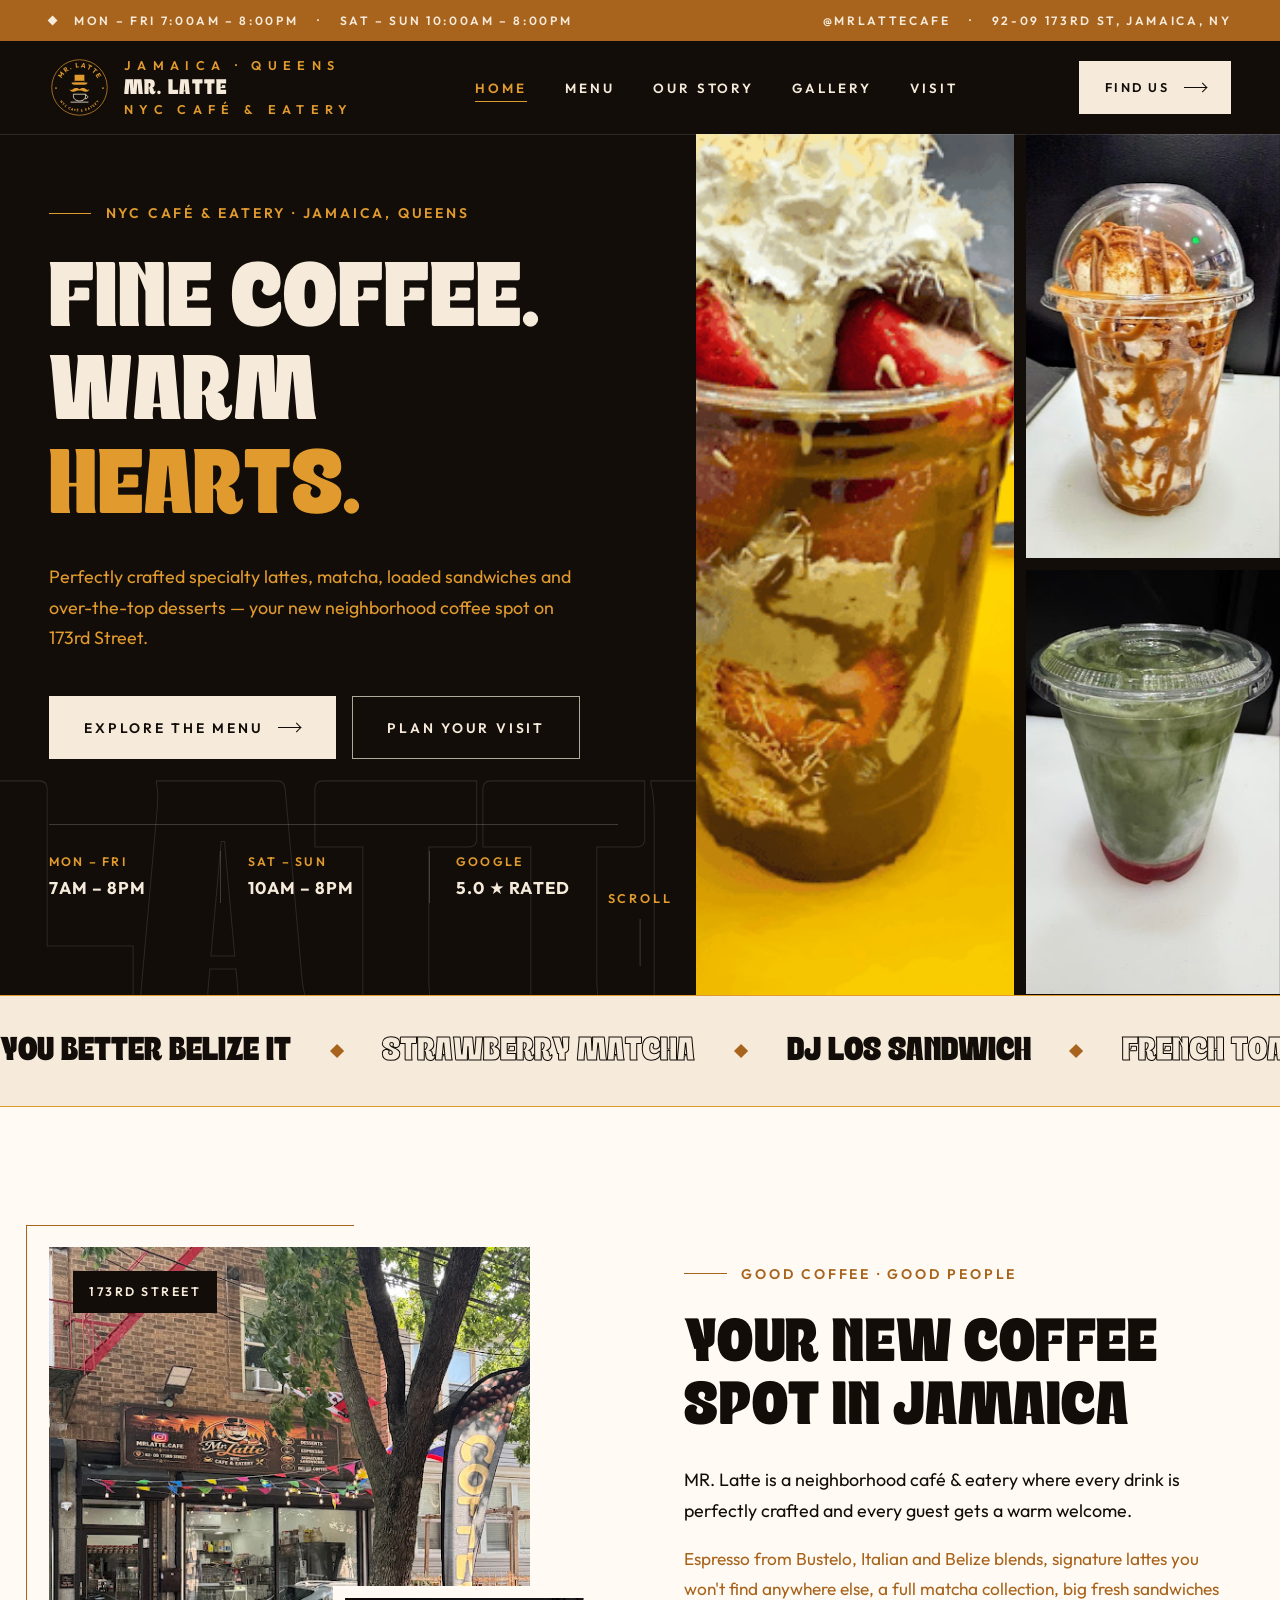
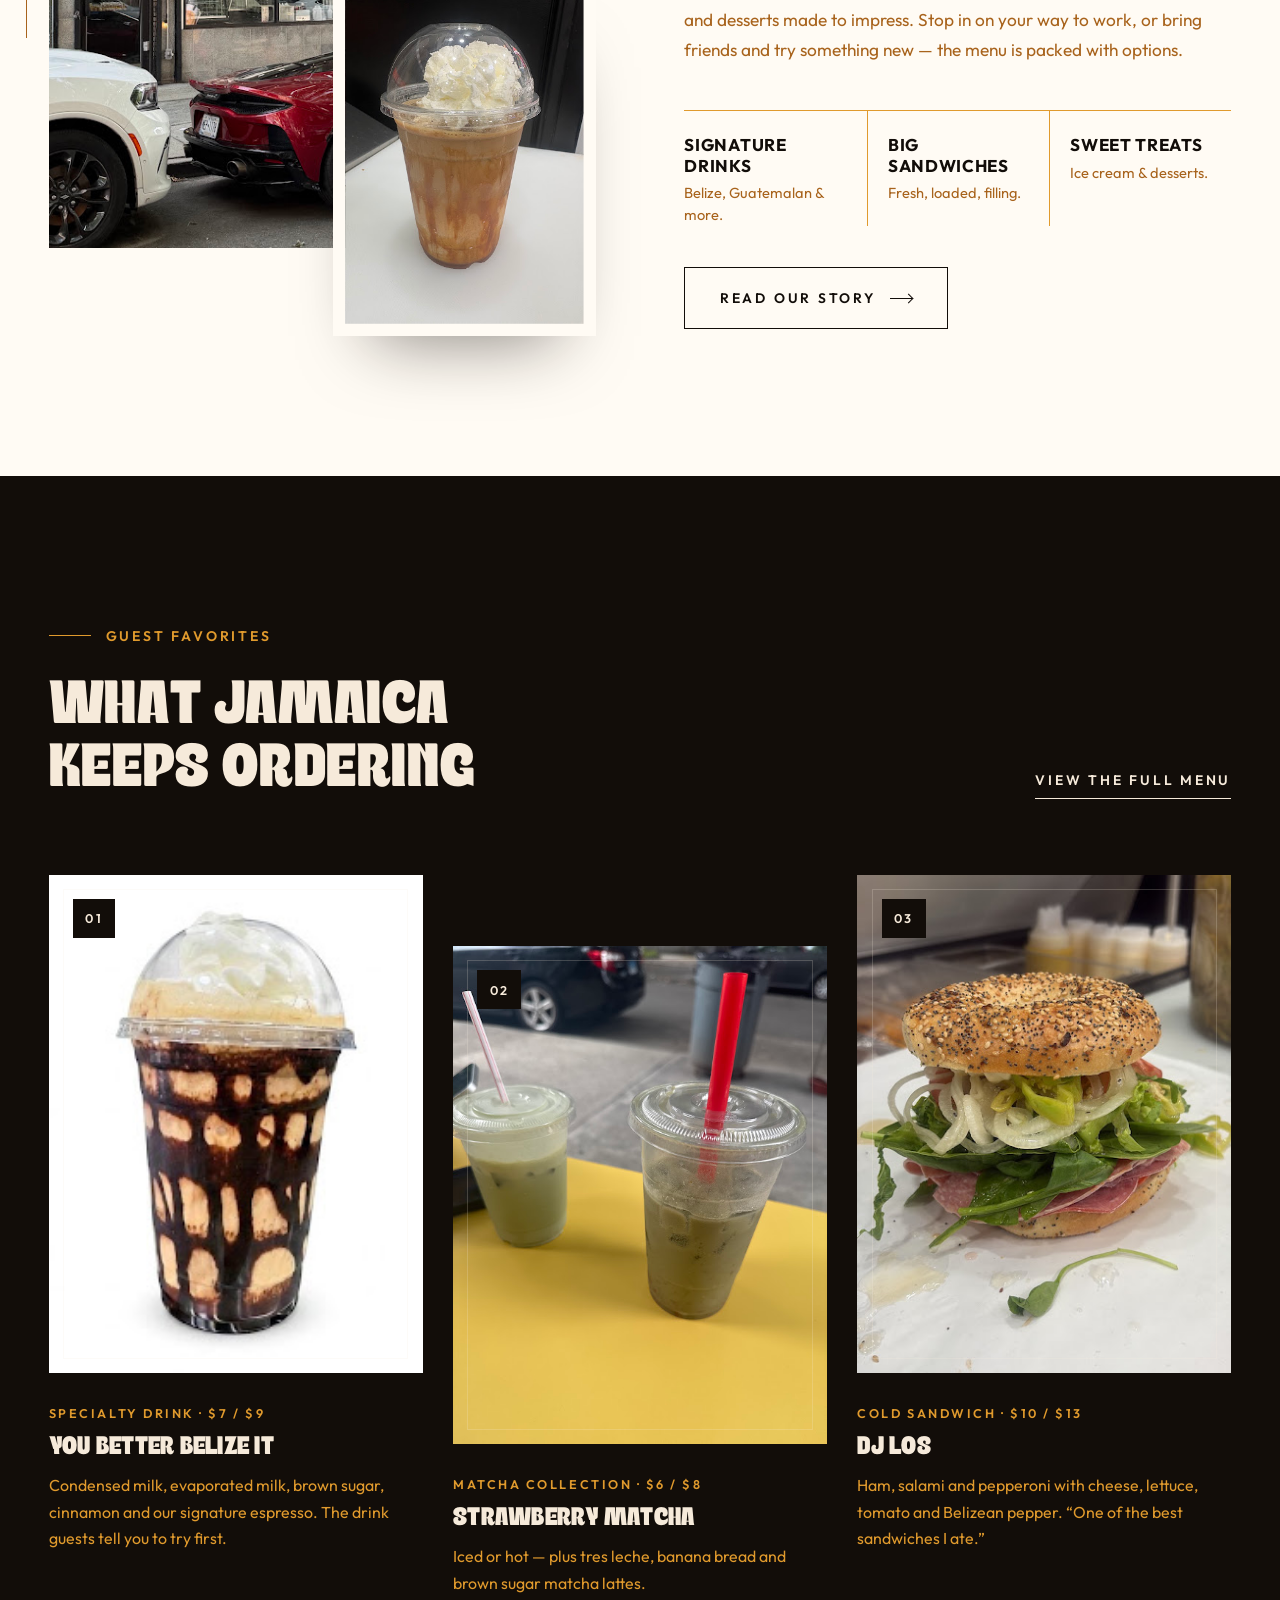
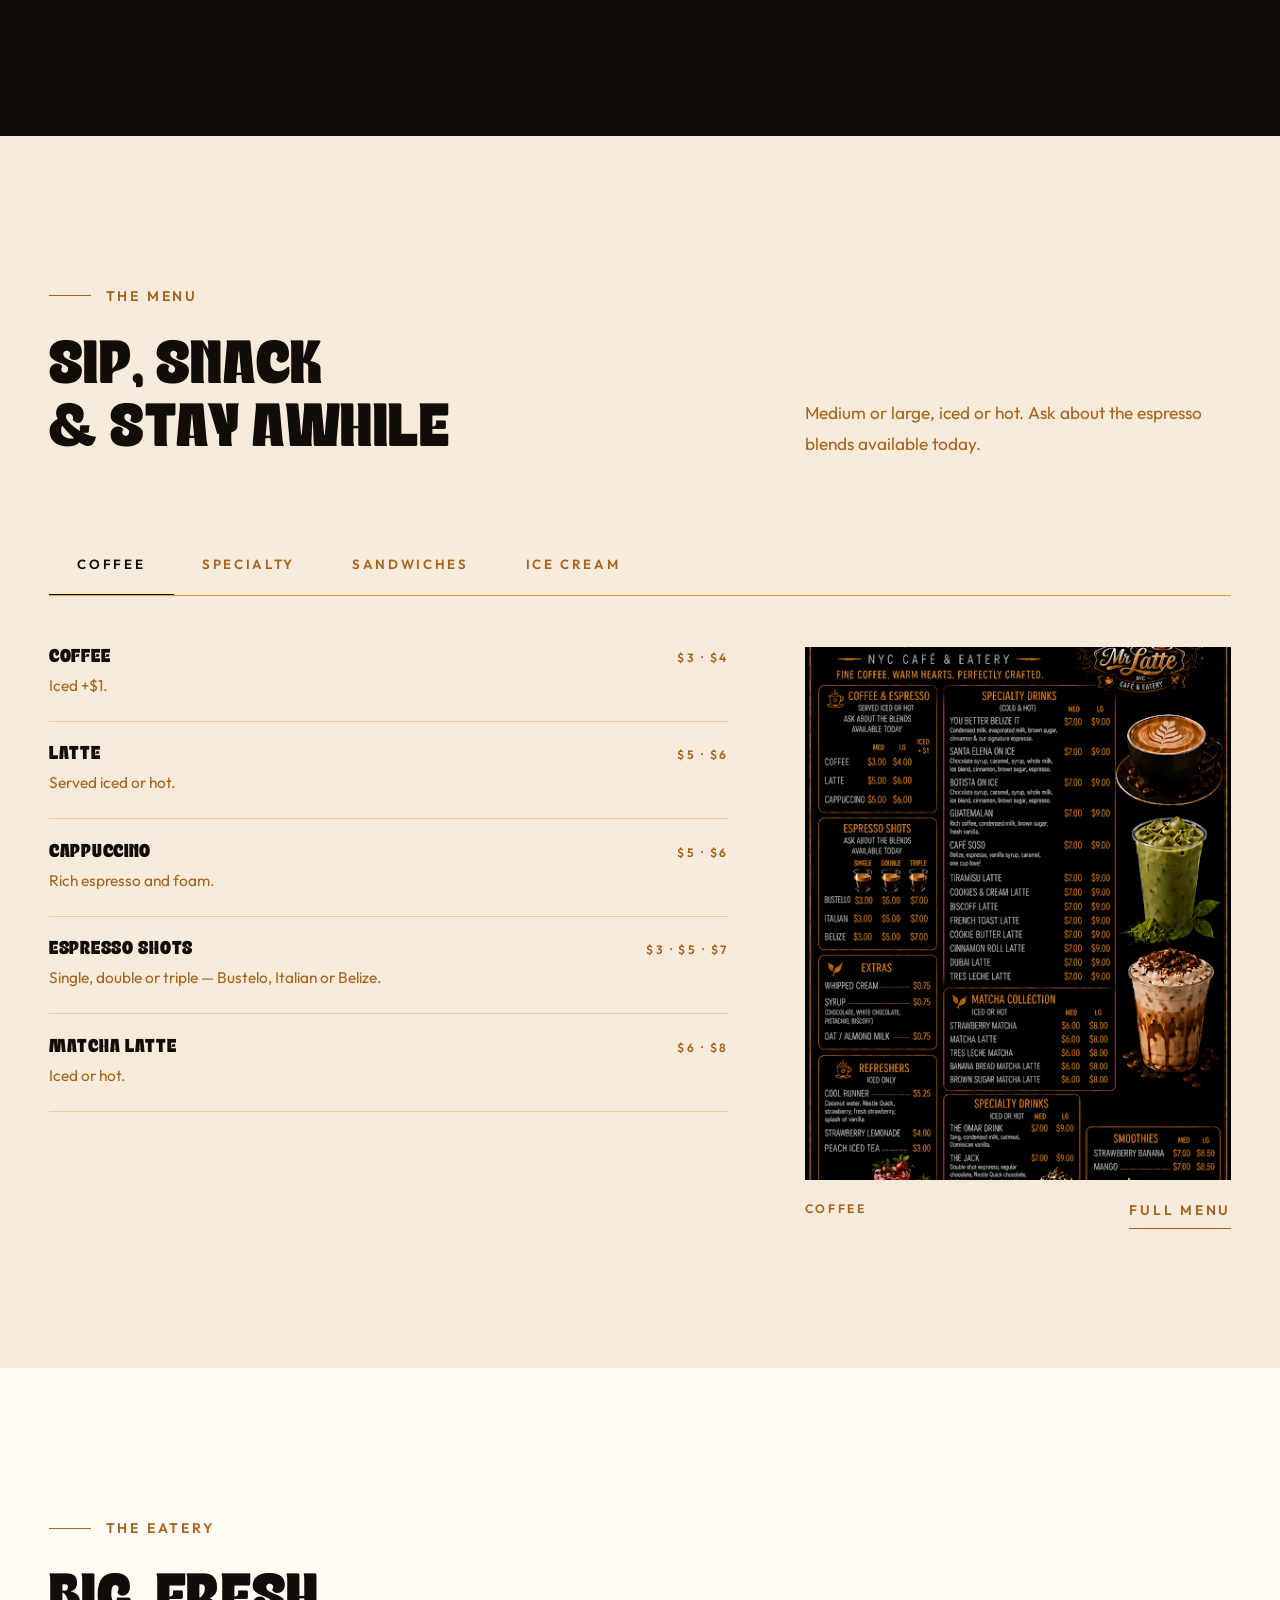
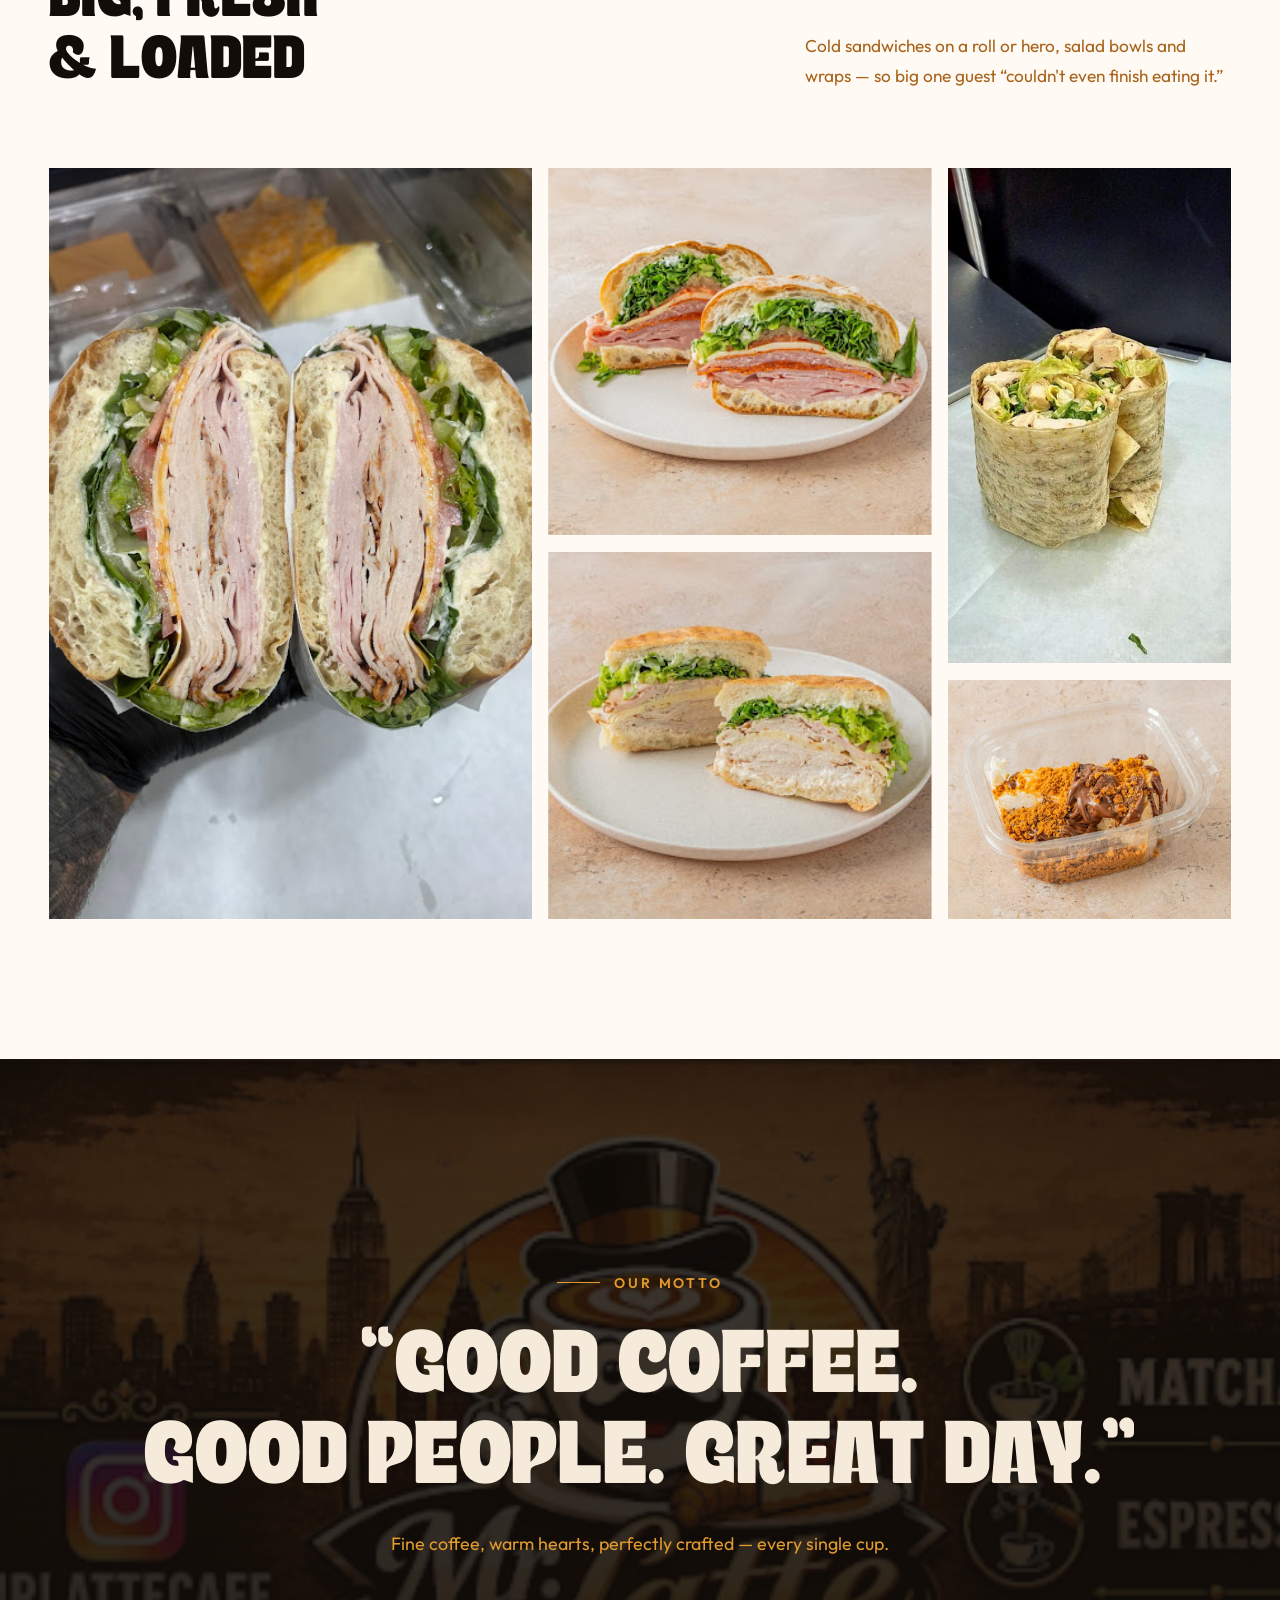
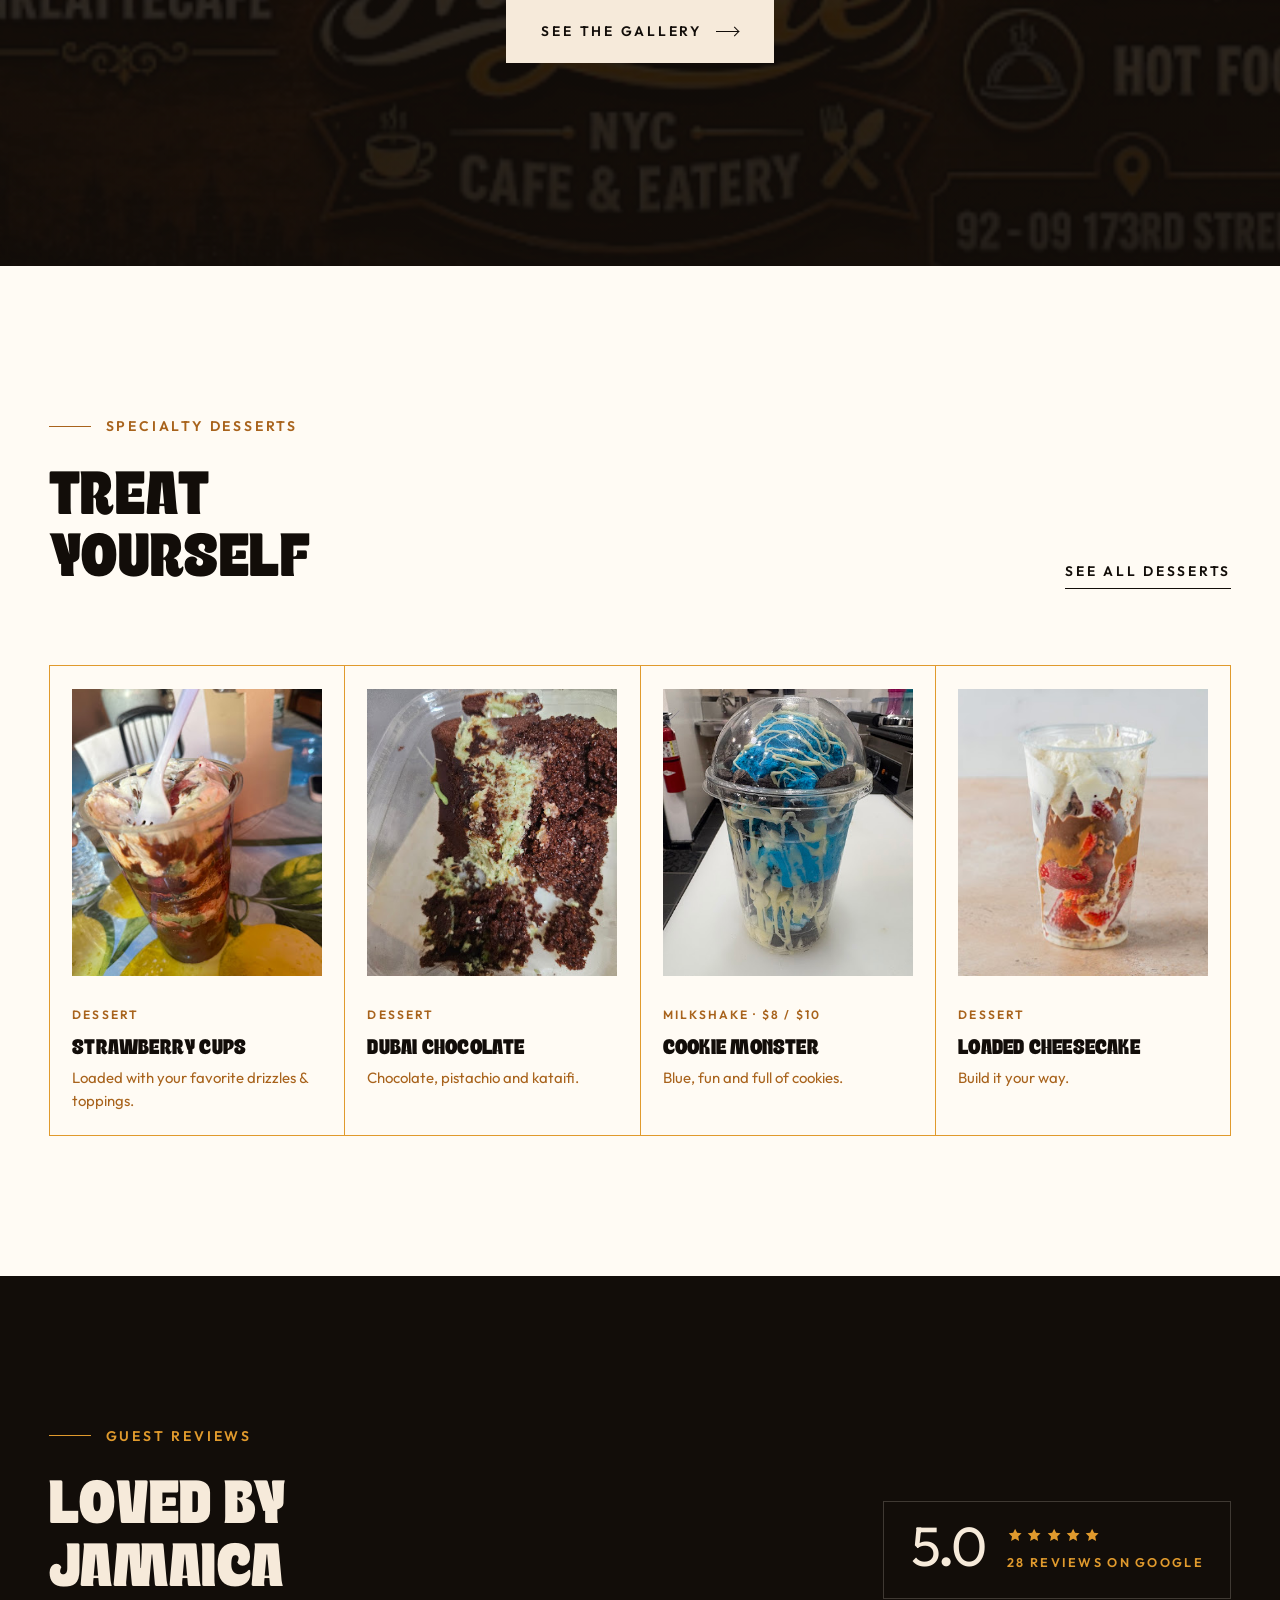
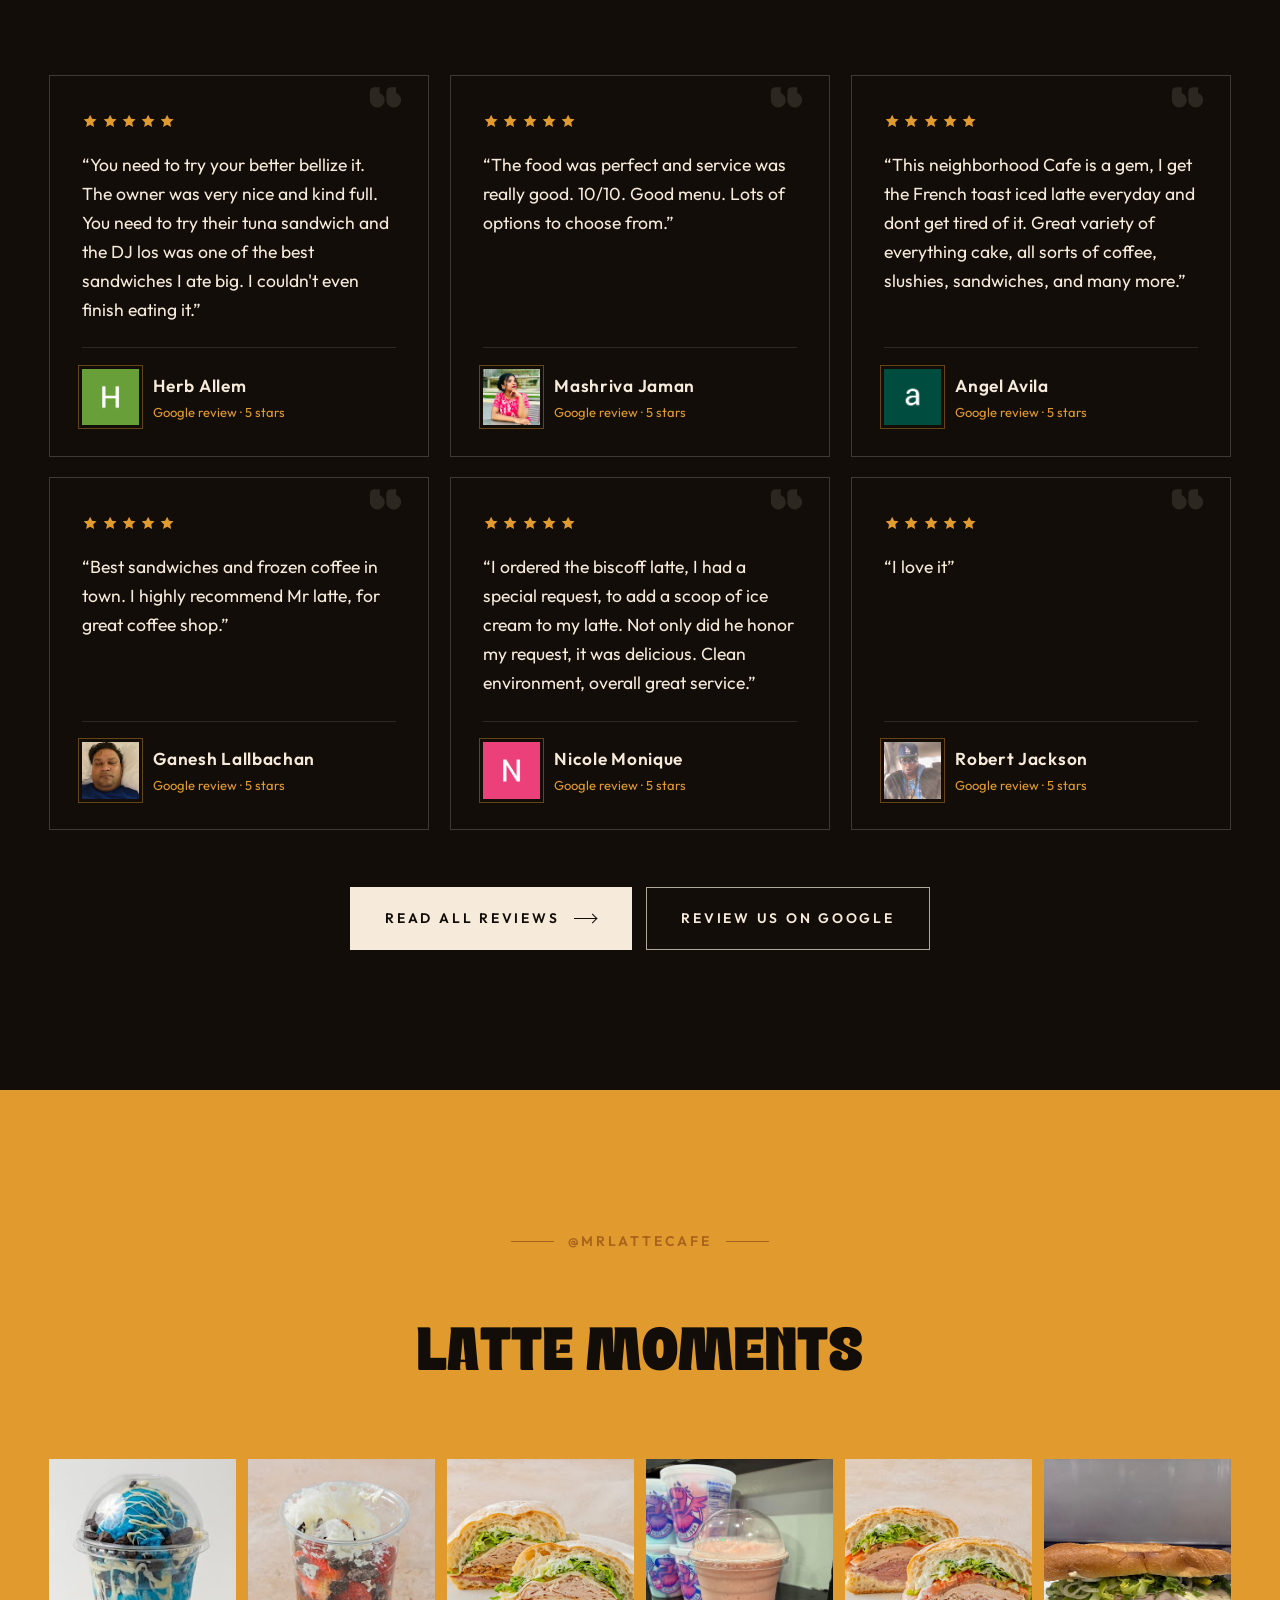
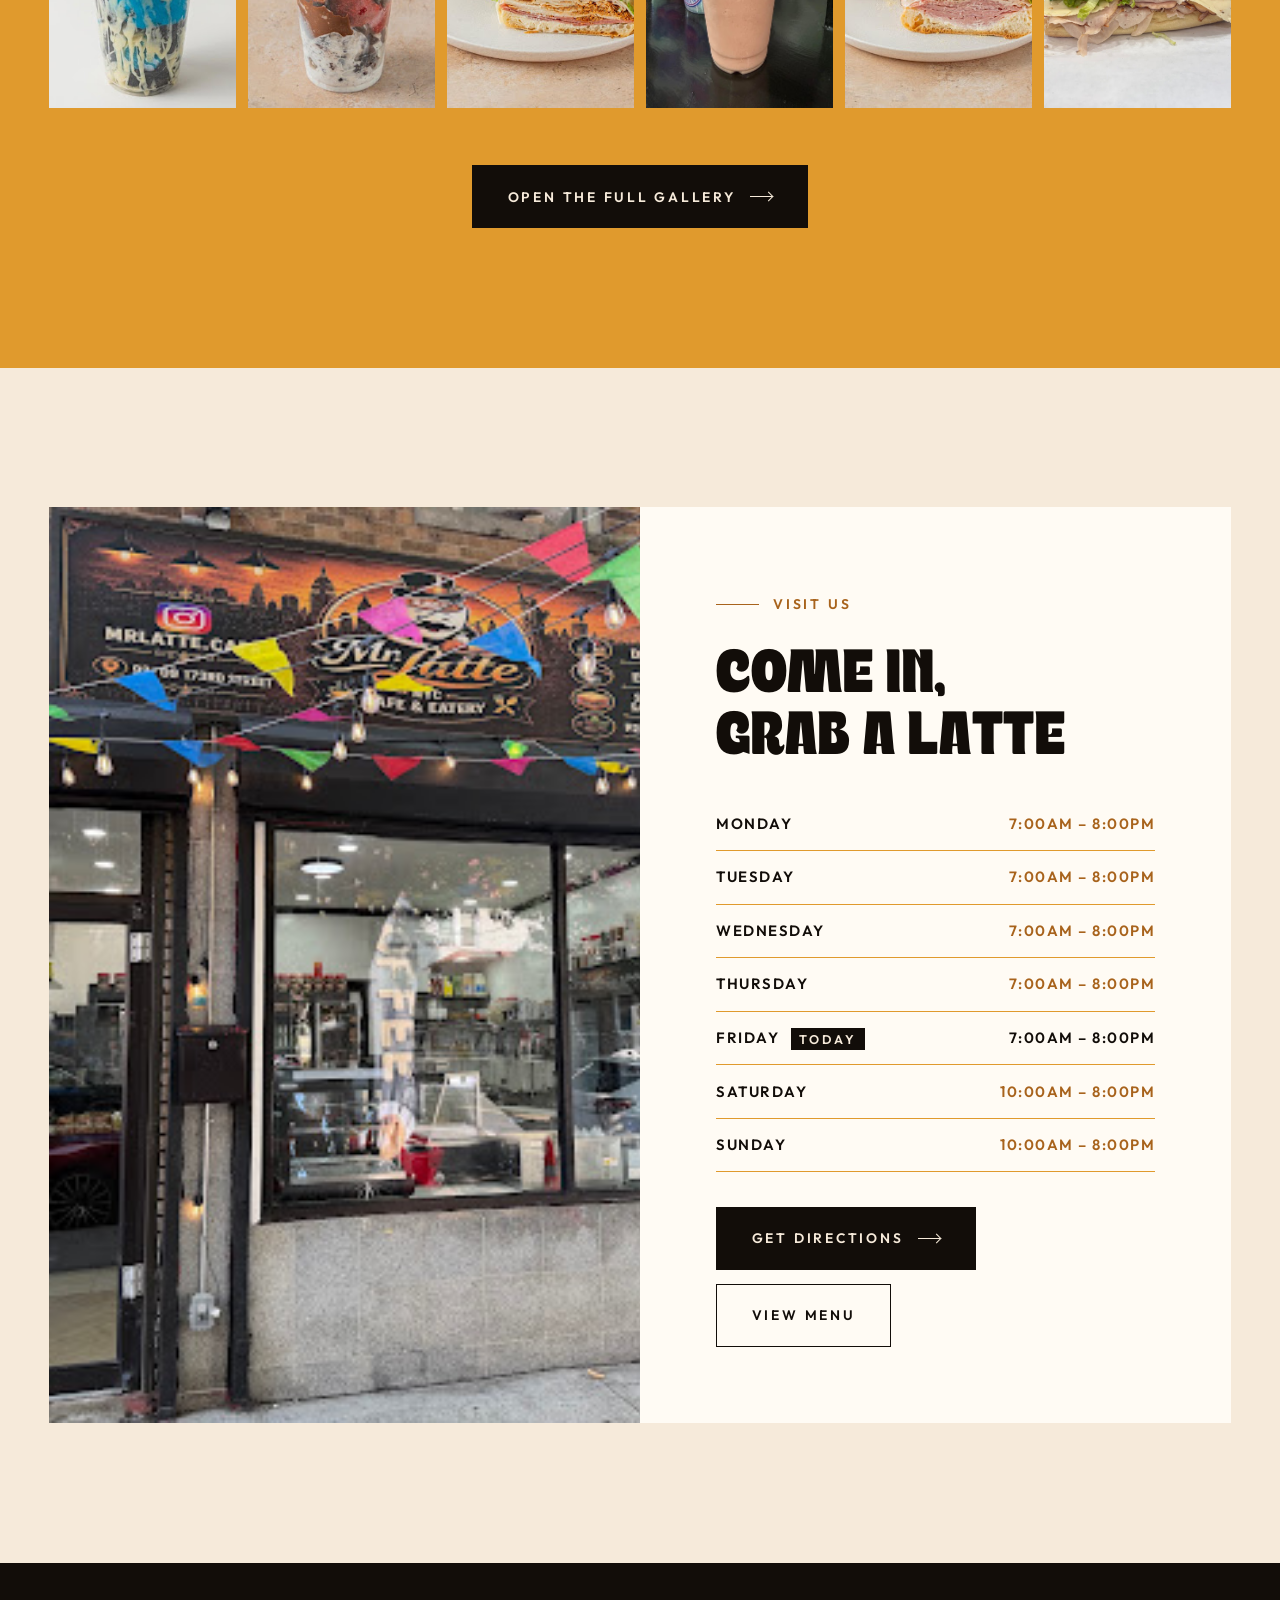
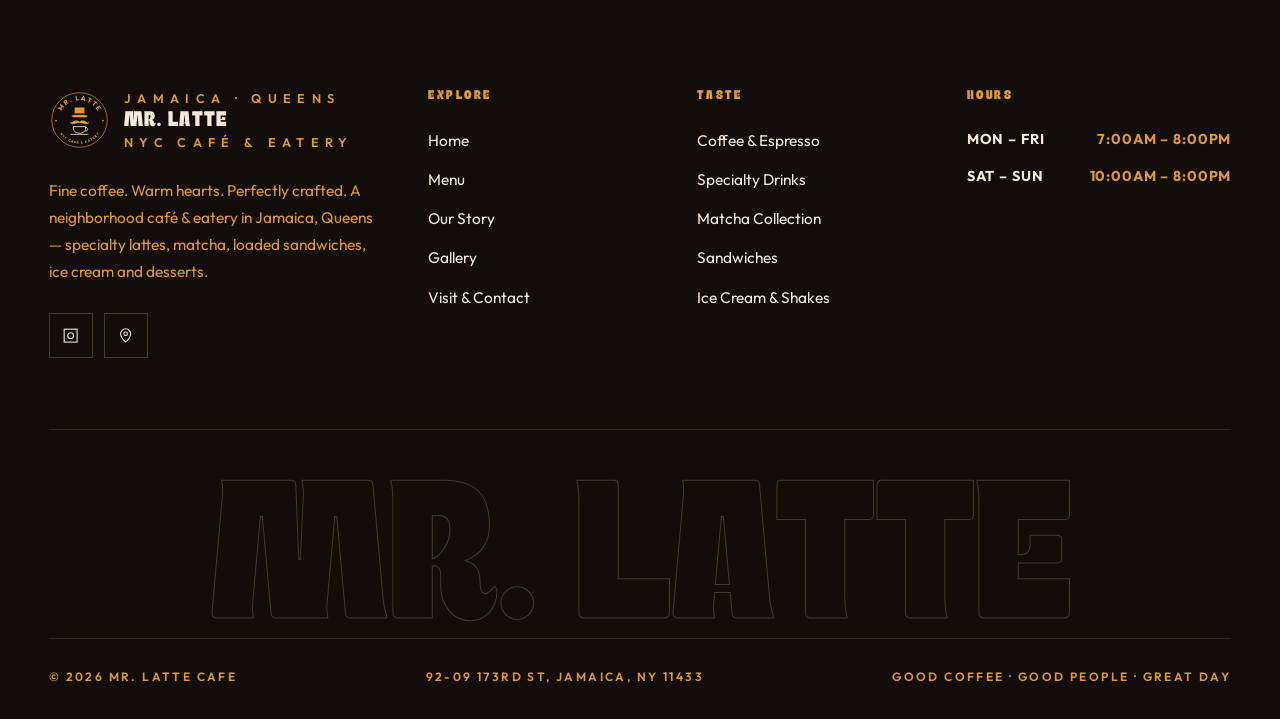
<file: index.html>
<!DOCTYPE html>
<html lang="en">
<head>
  <meta charset="UTF-8">
  <meta name="viewport" content="width=device-width, initial-scale=1.0">
  <title>MR. Latte Cafe — NYC Café & Eatery in Jamaica, Queens</title>
  <meta name="description" content="MR. Latte Cafe is a neighborhood café & eatery at 92-09 173rd St in Jamaica, Queens — specialty lattes, matcha, espresso, loaded sandwiches, salads, wraps, ice cream, milkshakes and desserts. Rated 5.0 on Google.">
  <meta name="theme-color" content="#120D09">
  <meta property="og:title" content="MR. Latte Cafe — NYC Café & Eatery in Jamaica, Queens">
  <meta property="og:description" content="MR. Latte Cafe is a neighborhood café & eatery at 92-09 173rd St in Jamaica, Queens — specialty lattes, matcha, espresso, loaded sandwiches, salads, wraps, ice cream, milkshakes and desserts. Rated 5.0 on Google.">
  <meta property="og:image" content="assets/images/unnamed.jpg">
  <link rel="icon" href="assets/logo.svg" type="image/svg+xml">
  <link rel="preconnect" href="https://fonts.googleapis.com">
  <link rel="preconnect" href="https://fonts.gstatic.com" crossorigin>
  <link href="https://fonts.googleapis.com/css2?family=Outfit:wght@400;500;600;700&display=swap" rel="stylesheet">
  <link rel="stylesheet" href="css/style.css">
</head>
<body>

<header class="site-header">
  <div class="topbar">
    <div class="container">
      <div class="t-items"><span class="diamond"></span><span>Mon – Fri 7:00AM – 8:00PM</span><span class="t-hide">·</span><span class="t-hide">Sat – Sun 10:00AM – 8:00PM</span></div>
      <div class="t-items t-hide"><a href="https://www.instagram.com/mrlattecafe/" target="_blank" rel="noopener">@mrlattecafe</a><span>·</span><span>92-09 173rd St, Jamaica, NY</span></div>
    </div>
  </div>
  <nav class="navbar" aria-label="Main">
    <div class="container">
      <a href="index.html" class="logo" aria-label="MR. Latte Cafe home">
        <span class="logo-mark"><img src="assets/logo.svg" alt="" width="60" height="60"></span>
        <span class="logo-text"><small>JAMAICA · QUEENS</small><strong>MR. LATTE</strong><small>NYC CAFÉ &amp; EATERY</small></span>
      </a>
      <ul class="nav-links">
        <li><a href="index.html" class="active" aria-current="page">Home</a></li>
        <li><a href="menu.html">Menu</a></li>
        <li><a href="about.html">Our Story</a></li>
        <li><a href="gallery.html">Gallery</a></li>
        <li><a href="visit.html">Visit</a></li>
      </ul>
      <a href="visit.html" class="btn btn--light nav-cta">Find Us <span class="arrow"></span></a>
      <button class="menu-toggle" aria-label="Open menu" aria-expanded="false"><span></span><span></span><span></span></button>
    </div>
  </nav>
</header>

<div class="mobile-nav" aria-label="Mobile">
  <a class="m-link" href="index.html"><small>01</small>Home</a>
  <a class="m-link" href="menu.html"><small>02</small>Menu</a>
  <a class="m-link" href="about.html"><small>03</small>Our Story</a>
  <a class="m-link" href="gallery.html"><small>04</small>Gallery</a>
  <a class="m-link" href="visit.html"><small>05</small>Visit</a>
  <div class="m-foot">Mon – Fri 7:00AM – 8:00PM<br>Sat – Sun 10:00AM – 8:00PM<br>92-09 173rd St, Jamaica, NY 11433<br><a href="https://www.instagram.com/mrlattecafe/" target="_blank" rel="noopener">@mrlattecafe</a></div>
</div>

<main>
<!-- ================= HERO ================= -->
<section class="hero">
  <div class="hero-bg-word" aria-hidden="true">Latte</div>
  <div class="container">
    <div class="hero-grid">
      <div class="hero-copy">
        <span class="eyebrow">NYC Café &amp; Eatery · Jamaica, Queens</span>
        <h1>
          <span class="line"><span>Fine Coffee.</span></span>
          <span class="line"><span>Warm</span></span>
          <span class="line"><span class="accent">Hearts.</span></span>
        </h1>
        <p class="lead reveal">Perfectly crafted specialty lattes, matcha, loaded sandwiches and over-the-top desserts — your new neighborhood coffee spot on 173rd Street.</p>
        <div class="hero-actions reveal d1">
          <a href="menu.html" class="btn btn--light">Explore the Menu <span class="arrow"></span></a>
          <a href="visit.html" class="btn btn--outline-light">Plan Your Visit</a>
        </div>
        <div class="hero-meta reveal d2">
          <div><span>Mon – Fri</span><strong>7AM – 8PM</strong></div>
          <div><span>Sat – Sun</span><strong>10AM – 8PM</strong></div>
          <div><span>Google</span><strong>5.0 ★ Rated</strong></div>
        </div>
      </div>

      <div class="hero-collage">
        <figure><img src="assets/images/unnamed%20%281%29.png" alt="Strawberry dessert cup loaded with whipped cream and chocolate"></figure>
        <figure><img src="assets/images/unnamed%20%2858%29.jpg" alt="Iced caramel specialty drink"></figure>
        <figure><img src="assets/images/unnamed%20%2836%29.jpg" alt="Iced strawberry matcha latte"></figure>
      </div>
    </div>
  </div>
  <div class="scroll-cue" aria-hidden="true">Scroll<i></i></div>
</section>

<!-- ================= MARQUEE ================= -->
<div class="marquee" aria-hidden="true">
  <div class="marquee-track">
    <div class="marquee-group">
      <span>You Better Belize It</span><i class="diamond"></i><span class="ghost">Strawberry Matcha</span><i class="diamond"></i><span>DJ Los Sandwich</span><i class="diamond"></i><span class="ghost">French Toast Latte</span><i class="diamond"></i><span>Dubai Chocolate</span><i class="diamond"></i><span class="ghost">Café Soso</span><i class="diamond"></i><span>Oreo Milkshake</span><i class="diamond"></i><span class="ghost">Biscoff Latte</span><i class="diamond"></i>
    </div>
    <div class="marquee-group">
      <span>You Better Belize It</span><i class="diamond"></i><span class="ghost">Strawberry Matcha</span><i class="diamond"></i><span>DJ Los Sandwich</span><i class="diamond"></i><span class="ghost">French Toast Latte</span><i class="diamond"></i><span>Dubai Chocolate</span><i class="diamond"></i><span class="ghost">Café Soso</span><i class="diamond"></i><span>Oreo Milkshake</span><i class="diamond"></i><span class="ghost">Biscoff Latte</span><i class="diamond"></i>
    </div>
  </div>
</div>

<!-- ================= STORY ================= -->
<section class="section bg-white">
  <div class="container split">
    <div class="stack-images reveal">
      <span class="frame-line"></span>
      <div class="img-main reveal-img"><img src="assets/images/unnamed%20%2823%29.jpg" alt="MR. Latte Cafe storefront on 173rd Street" loading="lazy"></div>
      <div class="img-float reveal-img d2"><img src="assets/images/unnamed%20%2820%29.jpg" alt="Frozen coffee topped with whipped cream" loading="lazy"></div>
      <span class="tag">173rd Street</span>
    </div>
    <div class="text-block">
      <span class="eyebrow reveal">Good Coffee · Good People</span>
      <h2 class="reveal">Your New Coffee Spot in Jamaica</h2>
      <p class="lead reveal">MR. Latte is a neighborhood café &amp; eatery where every drink is perfectly crafted and every guest gets a warm welcome.</p>
      <p class="muted reveal">Espresso from Bustelo, Italian and Belize blends, signature lattes you won't find anywhere else, a full matcha collection, big fresh sandwiches and desserts made to impress. Stop in on your way to work, or bring friends and try something new — the menu is packed with options.</p>
      <div class="features reveal">
        <div><strong>Signature Drinks</strong><span>Belize, Guatemalan &amp; more.</span></div>
        <div><strong>Big Sandwiches</strong><span>Fresh, loaded, filling.</span></div>
        <div><strong>Sweet Treats</strong><span>Ice cream &amp; desserts.</span></div>
      </div>
      <a href="about.html" class="btn btn--outline reveal">Read Our Story <span class="arrow"></span></a>
    </div>
  </div>
</section>

<!-- ================= FAVORITES ================= -->
<section class="section bg-espresso">
  <div class="container">
    <div class="section-head">
      <div>
        <span class="eyebrow reveal">Guest Favorites</span>
        <h2 class="reveal">What Jamaica<br>Keeps Ordering</h2>
      </div>
      <a href="menu.html" class="link-line reveal">View the Full Menu</a>
    </div>
    <div class="sig-grid">
      <article class="sig-card reveal">
        <div class="media"><span class="num">01</span><img src="assets/images/unnamed%20%2848%29.jpg" alt="Iced mocha specialty drink with chocolate drizzle" loading="lazy"></div>
        <span class="kind">Specialty Drink · $7 / $9</span>
        <h3>You Better Belize It</h3>
        <p>Condensed milk, evaporated milk, brown sugar, cinnamon and our signature espresso. The drink guests tell you to try first.</p>
      </article>
      <article class="sig-card reveal d1">
        <div class="media"><span class="num">02</span><img src="assets/images/unnamed%20%2825%29.jpg" alt="Two iced matcha lattes" loading="lazy"></div>
        <span class="kind">Matcha Collection · $6 / $8</span>
        <h3>Strawberry Matcha</h3>
        <p>Iced or hot — plus tres leche, banana bread and brown sugar matcha lattes.</p>
      </article>
      <article class="sig-card reveal d2">
        <div class="media"><span class="num">03</span><img src="assets/images/unnamed%20%2830%29.jpg" alt="Loaded bagel sandwich with greens" loading="lazy"></div>
        <span class="kind">Cold Sandwich · $10 / $13</span>
        <h3>DJ Los</h3>
        <p>Ham, salami and pepperoni with cheese, lettuce, tomato and Belizean pepper. “One of the best sandwiches I ate.”</p>
      </article>
    </div>
  </div>
</section>

<!-- ================= MENU PREVIEW ================= -->
<section class="section bg-cream" data-tabs>
  <div class="container">
    <div class="section-head">
      <div>
        <span class="eyebrow reveal">The Menu</span>
        <h2 class="reveal">Sip, Snack<br>&amp; Stay Awhile</h2>
      </div>
      <p class="muted reveal">Medium or large, iced or hot. Ask about the espresso blends available today.</p>
    </div>

    <div class="tabs reveal" role="tablist">
      <button class="tab-btn active" role="tab" aria-selected="true">Coffee</button>
      <button class="tab-btn" role="tab" aria-selected="false">Specialty</button>
      <button class="tab-btn" role="tab" aria-selected="false">Sandwiches</button>
      <button class="tab-btn" role="tab" aria-selected="false">Ice Cream</button>
    </div>

    <div class="menu-preview">
      <div>
        <div class="tab-panel active">
          <ul class="menu-list">
            <li><h4>Coffee</h4><span class="opt">$3 · $4</span><p>Iced +$1.</p></li>
            <li><h4>Latte</h4><span class="opt">$5 · $6</span><p>Served iced or hot.</p></li>
            <li><h4>Cappuccino</h4><span class="opt">$5 · $6</span><p>Rich espresso and foam.</p></li>
            <li><h4>Espresso Shots</h4><span class="opt">$3 · $5 · $7</span><p>Single, double or triple — Bustelo, Italian or Belize.</p></li>
            <li><h4>Matcha Latte</h4><span class="opt">$6 · $8</span><p>Iced or hot.</p></li>
          </ul>
        </div>
        <div class="tab-panel">
          <ul class="menu-list">
            <li><h4>You Better Belize It <span class="tag-sm">Signature</span></h4><span class="opt">$7 · $9</span><p>Condensed milk, evaporated milk, brown sugar, cinnamon &amp; espresso.</p></li>
            <li><h4>Guatemalan</h4><span class="opt">$7 · $9</span><p>Rich coffee, condensed milk, brown sugar, fresh vanilla.</p></li>
            <li><h4>Café Soso</h4><span class="opt">$7 · $9</span><p>Belize, espresso, vanilla syrup, caramel.</p></li>
            <li><h4>French Toast Latte</h4><span class="opt">$7 · $9</span><p>A guest everyday favorite.</p></li>
            <li><h4>Biscoff Latte</h4><span class="opt">$7 · $9</span><p>Caramelized cookie sweetness.</p></li>
          </ul>
        </div>
        <div class="tab-panel">
          <ul class="menu-list">
            <li><h4>DJ Los</h4><span class="opt">$10 · $13</span><p>Three meat, cheese, lettuce, tomato, Belizean pepper.</p></li>
            <li><h4>Bust Loose</h4><span class="opt">$10 · $15</span><p>Regular &amp; spicy turkey, honey turkey, pepper jack.</p></li>
            <li><h4>Tuna Sandwich</h4><span class="opt">$10 · $13</span><p>With Belize pepper and spinach on ciabatta or hero.</p></li>
            <li><h4>Mr Latte Sandwich</h4><span class="opt">$10 · $13</span><p>Honey turkey, pepper jack, lettuce, mayo.</p></li>
            <li><h4>The Trifecta Club</h4><span class="opt">$10 · $13</span><p>Ham, turkey, salami &amp; Swiss.</p></li>
          </ul>
        </div>
        <div class="tab-panel">
          <ul class="menu-list">
            <li><h4>Ice Cream by the Scoop</h4><span class="opt">$3 · $5.50 · $7.50</span><p>Single, double or triple — one free topping.</p></li>
            <li><h4>Oreo Milkshake</h4><span class="opt">$8 · $10</span><p>Creamy vanilla shake blended with Oreos.</p></li>
            <li><h4>Dubai Chocolate Milkshake</h4><span class="opt">$10 · $13</span><p>Dubai chocolate &amp; pistachio.</p></li>
            <li><h4>Cookie Monster Milkshake</h4><span class="opt">$8 · $10</span><p>Vanilla shake with cookie monster flavor.</p></li>
            <li><h4>Specialty Scoops</h4><span class="opt">$8 · $10</span><p>Dubai Chocolate, Oreo Overload, Biscoff Explosion &amp; more.</p></li>
          </ul>
        </div>
      </div>
      <div class="preview-media reveal">
        <div class="frame">
          <img class="active" src="assets/images/unnamed%20%2810%29.png" alt="MR. Latte coffee and espresso menu" loading="lazy">
          <img src="assets/images/unnamed%20%2829%29.jpg" alt="Iced specialty drink" loading="lazy">
          <img src="assets/images/unnamed%20%289%29.png" alt="MR. Latte sandwiches, salads and desserts menu" loading="lazy">
          <img src="assets/images/unnamed%20%288%29.png" alt="MR. Latte ice cream and milkshakes menu" loading="lazy">
        </div>
        <div class="caption"><span>Coffee</span><a href="menu.html" class="link-line">Full Menu</a></div>
      </div>
    </div>
  </div>
</section>

<!-- ================= KITCHEN ================= -->
<section class="section bg-white">
  <div class="container">
    <div class="section-head">
      <div>
        <span class="eyebrow reveal">The Eatery</span>
        <h2 class="reveal">Big, Fresh<br>&amp; Loaded</h2>
      </div>
      <p class="muted reveal">Cold sandwiches on a roll or hero, salad bowls and wraps — so big one guest “couldn't even finish eating it.”</p>
    </div>
    <div class="mosaic">
      <figure class="m-a reveal-img"><img src="assets/images/unnamed%20%286%29.jpg" alt="Turkey hero sandwich with spinach" loading="lazy"><figcaption>Hero Sandwiches</figcaption></figure>
      <figure class="m-b reveal-img d1"><img src="assets/images/unnamed%20%2833%29.jpg" alt="Ham and cheese sandwich with greens" loading="lazy"><figcaption>On a Roll</figcaption></figure>
      <figure class="m-c reveal-img d2"><img src="assets/images/unnamed%20%2849%29.jpg" alt="Chicken wrap" loading="lazy"><figcaption>Wraps</figcaption></figure>
      <figure class="m-d reveal-img d2"><img src="assets/images/unnamed%20%2840%29.jpg" alt="Turkey sandwich cut in half" loading="lazy"><figcaption>Made Fresh</figcaption></figure>
      <figure class="m-e reveal-img d3"><img src="assets/images/unnamed%20%2846%29.jpg" alt="Food to go in a container" loading="lazy"><figcaption>To Go</figcaption></figure>
    </div>
  </div>
</section>

<!-- ================= QUOTE BAND ================= -->
<section class="quote-band">
  <div class="bg" data-parallax style="background-image:url('assets/images/unnamed%20%2812%29.jpg')"></div>
  <div class="container">
    <span class="eyebrow reveal">Our Motto</span>
    <h2 class="reveal">“Good Coffee.<br>Good People. Great Day.”</h2>
    <p class="lead reveal">Fine coffee, warm hearts, perfectly crafted — every single cup.</p>
    <a href="gallery.html" class="btn btn--light reveal">See the Gallery <span class="arrow"></span></a>
  </div>
</section>

<!-- ================= DESSERTS ================= -->
<section class="section bg-white">
  <div class="container">
    <div class="section-head">
      <div>
        <span class="eyebrow reveal">Specialty Desserts</span>
        <h2 class="reveal">Treat<br>Yourself</h2>
      </div>
      <a href="menu.html#desserts" class="link-line reveal">See All Desserts</a>
    </div>
    <div class="bake-grid">
      <article class="bake-item reveal">
        <div class="media"><img src="assets/images/unnamed%20%288%29.jpg" alt="Strawberry dessert cup with fresh fruit" loading="lazy"></div>
        <span>Dessert</span><h3>Strawberry Cups</h3><p>Loaded with your favorite drizzles &amp; toppings.</p>
      </article>
      <article class="bake-item reveal d1">
        <div class="media"><img src="assets/images/unnamed%20%2822%29.jpg" alt="Slice of chocolate pistachio cake" loading="lazy"></div>
        <span>Dessert</span><h3>Dubai Chocolate</h3><p>Chocolate, pistachio and kataifi.</p>
      </article>
      <article class="bake-item reveal d2">
        <div class="media"><img src="assets/images/unnamed%20%2828%29.jpg" alt="Cookie Monster milkshake" loading="lazy"></div>
        <span>Milkshake · $8 / $10</span><h3>Cookie Monster</h3><p>Blue, fun and full of cookies.</p>
      </article>
      <article class="bake-item reveal d3">
        <div class="media"><img src="assets/images/unnamed%20%2845%29.jpg" alt="Layered dessert in a cup" loading="lazy"></div>
        <span>Dessert</span><h3>Loaded Cheesecake</h3><p>Build it your way.</p>
      </article>
    </div>
  </div>
</section>

<!-- ================= REVIEWS ================= -->
<section class="section bg-espresso reviews">
  <div class="container">
    <div class="section-head">
      <div>
        <span class="eyebrow reveal">Guest Reviews</span>
        <h2 class="reveal">Loved by<br>Jamaica</h2>
      </div>
      <div class="rating-badge reveal">
        <strong>5.0</strong>
        <div><div class="stars" aria-label="5 out of 5 stars"><svg viewBox="0 0 24 24"><path d="M12 2.5l2.9 6.1 6.6.8-4.9 4.6 1.3 6.6L12 17.3l-5.9 3.3 1.3-6.6-4.9-4.6 6.6-.8z"/></svg><svg viewBox="0 0 24 24"><path d="M12 2.5l2.9 6.1 6.6.8-4.9 4.6 1.3 6.6L12 17.3l-5.9 3.3 1.3-6.6-4.9-4.6 6.6-.8z"/></svg><svg viewBox="0 0 24 24"><path d="M12 2.5l2.9 6.1 6.6.8-4.9 4.6 1.3 6.6L12 17.3l-5.9 3.3 1.3-6.6-4.9-4.6 6.6-.8z"/></svg><svg viewBox="0 0 24 24"><path d="M12 2.5l2.9 6.1 6.6.8-4.9 4.6 1.3 6.6L12 17.3l-5.9 3.3 1.3-6.6-4.9-4.6 6.6-.8z"/></svg><svg viewBox="0 0 24 24"><path d="M12 2.5l2.9 6.1 6.6.8-4.9 4.6 1.3 6.6L12 17.3l-5.9 3.3 1.3-6.6-4.9-4.6 6.6-.8z"/></svg></div><span>28 reviews on Google</span></div>
      </div>
    </div>
    <div class="review-grid">
      <figure class="review-card reveal">
        <div class="r-body">
        <div class="stars" aria-label="5 out of 5 stars"><svg viewBox="0 0 24 24"><path d="M12 2.5l2.9 6.1 6.6.8-4.9 4.6 1.3 6.6L12 17.3l-5.9 3.3 1.3-6.6-4.9-4.6 6.6-.8z"/></svg><svg viewBox="0 0 24 24"><path d="M12 2.5l2.9 6.1 6.6.8-4.9 4.6 1.3 6.6L12 17.3l-5.9 3.3 1.3-6.6-4.9-4.6 6.6-.8z"/></svg><svg viewBox="0 0 24 24"><path d="M12 2.5l2.9 6.1 6.6.8-4.9 4.6 1.3 6.6L12 17.3l-5.9 3.3 1.3-6.6-4.9-4.6 6.6-.8z"/></svg><svg viewBox="0 0 24 24"><path d="M12 2.5l2.9 6.1 6.6.8-4.9 4.6 1.3 6.6L12 17.3l-5.9 3.3 1.3-6.6-4.9-4.6 6.6-.8z"/></svg><svg viewBox="0 0 24 24"><path d="M12 2.5l2.9 6.1 6.6.8-4.9 4.6 1.3 6.6L12 17.3l-5.9 3.3 1.3-6.6-4.9-4.6 6.6-.8z"/></svg></div>
        <blockquote>“You need to try your better bellize it. The owner was very nice and kind full. You need to try their tuna sandwich and the DJ los was one of the best sandwiches I ate big. I couldn't even finish eating it.”</blockquote>
        <figcaption><span class="r-avatar"><img src="assets/reviews/herb-allem.jpg" alt="Herb Allem profile photo on Google" loading="lazy" width="56" height="56"></span><span><strong>Herb Allem</strong><small>Google review · 5 stars</small></span></figcaption>
        </div>
      </figure>
      <figure class="review-card reveal d1">
        <div class="r-body">
        <div class="stars" aria-label="5 out of 5 stars"><svg viewBox="0 0 24 24"><path d="M12 2.5l2.9 6.1 6.6.8-4.9 4.6 1.3 6.6L12 17.3l-5.9 3.3 1.3-6.6-4.9-4.6 6.6-.8z"/></svg><svg viewBox="0 0 24 24"><path d="M12 2.5l2.9 6.1 6.6.8-4.9 4.6 1.3 6.6L12 17.3l-5.9 3.3 1.3-6.6-4.9-4.6 6.6-.8z"/></svg><svg viewBox="0 0 24 24"><path d="M12 2.5l2.9 6.1 6.6.8-4.9 4.6 1.3 6.6L12 17.3l-5.9 3.3 1.3-6.6-4.9-4.6 6.6-.8z"/></svg><svg viewBox="0 0 24 24"><path d="M12 2.5l2.9 6.1 6.6.8-4.9 4.6 1.3 6.6L12 17.3l-5.9 3.3 1.3-6.6-4.9-4.6 6.6-.8z"/></svg><svg viewBox="0 0 24 24"><path d="M12 2.5l2.9 6.1 6.6.8-4.9 4.6 1.3 6.6L12 17.3l-5.9 3.3 1.3-6.6-4.9-4.6 6.6-.8z"/></svg></div>
        <blockquote>“The food was perfect and service was really good. 10/10. Good menu. Lots of options to choose from.”</blockquote>
        <figcaption><span class="r-avatar"><img src="assets/reviews/mashriva-jaman.jpg" alt="Mashriva Jaman profile photo on Google" loading="lazy" width="56" height="56"></span><span><strong>Mashriva Jaman</strong><small>Google review · 5 stars</small></span></figcaption>
        </div>
      </figure>
      <figure class="review-card reveal d2">
        <div class="r-body">
        <div class="stars" aria-label="5 out of 5 stars"><svg viewBox="0 0 24 24"><path d="M12 2.5l2.9 6.1 6.6.8-4.9 4.6 1.3 6.6L12 17.3l-5.9 3.3 1.3-6.6-4.9-4.6 6.6-.8z"/></svg><svg viewBox="0 0 24 24"><path d="M12 2.5l2.9 6.1 6.6.8-4.9 4.6 1.3 6.6L12 17.3l-5.9 3.3 1.3-6.6-4.9-4.6 6.6-.8z"/></svg><svg viewBox="0 0 24 24"><path d="M12 2.5l2.9 6.1 6.6.8-4.9 4.6 1.3 6.6L12 17.3l-5.9 3.3 1.3-6.6-4.9-4.6 6.6-.8z"/></svg><svg viewBox="0 0 24 24"><path d="M12 2.5l2.9 6.1 6.6.8-4.9 4.6 1.3 6.6L12 17.3l-5.9 3.3 1.3-6.6-4.9-4.6 6.6-.8z"/></svg><svg viewBox="0 0 24 24"><path d="M12 2.5l2.9 6.1 6.6.8-4.9 4.6 1.3 6.6L12 17.3l-5.9 3.3 1.3-6.6-4.9-4.6 6.6-.8z"/></svg></div>
        <blockquote>“This neighborhood Cafe is a gem, I get the French toast iced latte everyday and dont get tired of it. Great variety of everything cake, all sorts of coffee, slushies, sandwiches, and many more.”</blockquote>
        <figcaption><span class="r-avatar"><img src="assets/reviews/angel-avila.jpg" alt="Angel Avila profile photo on Google" loading="lazy" width="56" height="56"></span><span><strong>Angel Avila</strong><small>Google review · 5 stars</small></span></figcaption>
        </div>
      </figure>
      <figure class="review-card reveal">
        <div class="r-body">
        <div class="stars" aria-label="5 out of 5 stars"><svg viewBox="0 0 24 24"><path d="M12 2.5l2.9 6.1 6.6.8-4.9 4.6 1.3 6.6L12 17.3l-5.9 3.3 1.3-6.6-4.9-4.6 6.6-.8z"/></svg><svg viewBox="0 0 24 24"><path d="M12 2.5l2.9 6.1 6.6.8-4.9 4.6 1.3 6.6L12 17.3l-5.9 3.3 1.3-6.6-4.9-4.6 6.6-.8z"/></svg><svg viewBox="0 0 24 24"><path d="M12 2.5l2.9 6.1 6.6.8-4.9 4.6 1.3 6.6L12 17.3l-5.9 3.3 1.3-6.6-4.9-4.6 6.6-.8z"/></svg><svg viewBox="0 0 24 24"><path d="M12 2.5l2.9 6.1 6.6.8-4.9 4.6 1.3 6.6L12 17.3l-5.9 3.3 1.3-6.6-4.9-4.6 6.6-.8z"/></svg><svg viewBox="0 0 24 24"><path d="M12 2.5l2.9 6.1 6.6.8-4.9 4.6 1.3 6.6L12 17.3l-5.9 3.3 1.3-6.6-4.9-4.6 6.6-.8z"/></svg></div>
        <blockquote>“Best sandwiches and frozen coffee in town. I highly recommend Mr latte, for great coffee shop.”</blockquote>
        <figcaption><span class="r-avatar"><img src="assets/reviews/ganesh-lallbachan.jpg" alt="Ganesh Lallbachan profile photo on Google" loading="lazy" width="56" height="56"></span><span><strong>Ganesh Lallbachan</strong><small>Google review · 5 stars</small></span></figcaption>
        </div>
      </figure>
      <figure class="review-card reveal d1">
        <div class="r-body">
        <div class="stars" aria-label="5 out of 5 stars"><svg viewBox="0 0 24 24"><path d="M12 2.5l2.9 6.1 6.6.8-4.9 4.6 1.3 6.6L12 17.3l-5.9 3.3 1.3-6.6-4.9-4.6 6.6-.8z"/></svg><svg viewBox="0 0 24 24"><path d="M12 2.5l2.9 6.1 6.6.8-4.9 4.6 1.3 6.6L12 17.3l-5.9 3.3 1.3-6.6-4.9-4.6 6.6-.8z"/></svg><svg viewBox="0 0 24 24"><path d="M12 2.5l2.9 6.1 6.6.8-4.9 4.6 1.3 6.6L12 17.3l-5.9 3.3 1.3-6.6-4.9-4.6 6.6-.8z"/></svg><svg viewBox="0 0 24 24"><path d="M12 2.5l2.9 6.1 6.6.8-4.9 4.6 1.3 6.6L12 17.3l-5.9 3.3 1.3-6.6-4.9-4.6 6.6-.8z"/></svg><svg viewBox="0 0 24 24"><path d="M12 2.5l2.9 6.1 6.6.8-4.9 4.6 1.3 6.6L12 17.3l-5.9 3.3 1.3-6.6-4.9-4.6 6.6-.8z"/></svg></div>
        <blockquote>“I ordered the biscoff latte, I had a special request, to add a scoop of ice cream to my latte. Not only did he honor my request, it was delicious. Clean environment, overall great service.”</blockquote>
        <figcaption><span class="r-avatar"><img src="assets/reviews/nicole-monique.jpg" alt="Nicole Monique profile photo on Google" loading="lazy" width="56" height="56"></span><span><strong>Nicole Monique</strong><small>Google review · 5 stars</small></span></figcaption>
        </div>
      </figure>
      <figure class="review-card reveal d2">
        <div class="r-body">
        <div class="stars" aria-label="5 out of 5 stars"><svg viewBox="0 0 24 24"><path d="M12 2.5l2.9 6.1 6.6.8-4.9 4.6 1.3 6.6L12 17.3l-5.9 3.3 1.3-6.6-4.9-4.6 6.6-.8z"/></svg><svg viewBox="0 0 24 24"><path d="M12 2.5l2.9 6.1 6.6.8-4.9 4.6 1.3 6.6L12 17.3l-5.9 3.3 1.3-6.6-4.9-4.6 6.6-.8z"/></svg><svg viewBox="0 0 24 24"><path d="M12 2.5l2.9 6.1 6.6.8-4.9 4.6 1.3 6.6L12 17.3l-5.9 3.3 1.3-6.6-4.9-4.6 6.6-.8z"/></svg><svg viewBox="0 0 24 24"><path d="M12 2.5l2.9 6.1 6.6.8-4.9 4.6 1.3 6.6L12 17.3l-5.9 3.3 1.3-6.6-4.9-4.6 6.6-.8z"/></svg><svg viewBox="0 0 24 24"><path d="M12 2.5l2.9 6.1 6.6.8-4.9 4.6 1.3 6.6L12 17.3l-5.9 3.3 1.3-6.6-4.9-4.6 6.6-.8z"/></svg></div>
        <blockquote>“I love it”</blockquote>
        <figcaption><span class="r-avatar"><img src="assets/reviews/robert-jackson.jpg" alt="Robert Jackson profile photo on Google" loading="lazy" width="56" height="56"></span><span><strong>Robert Jackson</strong><small>Google review · 5 stars</small></span></figcaption>
        </div>
      </figure>
    </div>
    <div class="btn-row reviews-cta reveal">
      <a href="https://www.google.com/maps/place/MR.+Latte+Cafe/@40.7076,-73.7969082,15z/data=!4m6!3m5!1s0x89c261dd282405bf:0x7a6c398e35bcdabf!8m2!3d40.7076011!4d-73.7865352!16s%2Fg%2F11npbhz19h" target="_blank" rel="noopener" class="btn btn--light">Read All Reviews <span class="arrow"></span></a>
      <a href="https://www.google.com/maps/place/MR.+Latte+Cafe/@40.7076,-73.7969082,15z/data=!4m6!3m5!1s0x89c261dd282405bf:0x7a6c398e35bcdabf!8m2!3d40.7076011!4d-73.7865352!16s%2Fg%2F11npbhz19h" target="_blank" rel="noopener" class="btn btn--outline-light">Review Us on Google</a>
    </div>
  </div>
</section>

<!-- ================= MOMENTS STRIP ================= -->
<section class="section bg-beige">
  <div class="container">
    <div class="section-head center">
      <span class="eyebrow reveal">@mrlattecafe</span>
      <h2 class="reveal">Latte Moments</h2>
    </div>
    <div class="strip">
      <a href="gallery.html" class="reveal"><img src="assets/images/unnamed%20%2852%29.jpg" alt="Cookie Monster shake" loading="lazy"></a>
      <a href="gallery.html" class="reveal d1"><img src="assets/images/unnamed%20%2855%29.jpg" alt="Dessert cup" loading="lazy"></a>
      <a href="gallery.html" class="reveal d2"><img src="assets/images/unnamed%20%2857%29.jpg" alt="Sandwich on a plate" loading="lazy"></a>
      <a href="gallery.html" class="reveal d1"><img src="assets/images/unnamed%20%2861%29.jpg" alt="Strawberry smoothie" loading="lazy"></a>
      <a href="gallery.html" class="reveal d2"><img src="assets/images/unnamed%20%2842%29.jpg" alt="Sandwich cut in half" loading="lazy"></a>
      <a href="gallery.html" class="reveal d3"><img src="assets/images/unnamed%20%289%29.jpg" alt="Sub sandwich" loading="lazy"></a>
    </div>
    <div style="text-align:center;margin-top:56px" class="reveal">
      <a href="gallery.html" class="btn">Open the Full Gallery <span class="arrow"></span></a>
    </div>
  </div>
</section>

<!-- ================= VISIT ================= -->
<section class="section bg-cream">
  <div class="container">
    <div class="visit-grid reveal">
      <div class="visit-media"><img src="assets/images/unnamed.jpg" alt="MR. Latte Cafe storefront" loading="lazy"></div>
      <div class="visit-body">
        <span class="eyebrow">Visit Us</span>
        <h2>Come In,<br>Grab a Latte</h2>
        <table class="hours">
          <tr data-day="1"><td>Monday</td><td>7:00AM – 8:00PM</td></tr>
          <tr data-day="2"><td>Tuesday</td><td>7:00AM – 8:00PM</td></tr>
          <tr data-day="3"><td>Wednesday</td><td>7:00AM – 8:00PM</td></tr>
          <tr data-day="4"><td>Thursday</td><td>7:00AM – 8:00PM</td></tr>
          <tr data-day="5"><td>Friday</td><td>7:00AM – 8:00PM</td></tr>
          <tr data-day="6"><td>Saturday</td><td>10:00AM – 8:00PM</td></tr>
          <tr data-day="0"><td>Sunday</td><td>10:00AM – 8:00PM</td></tr>
        </table>
        <div class="btn-row">
          <a href="visit.html" class="btn">Get Directions <span class="arrow"></span></a>
          <a href="menu.html" class="btn btn--outline">View Menu</a>
        </div>
      </div>
    </div>
  </div>
</section>
</main>

<footer class="site-footer">
  <div class="container">
    <div class="footer-top">
      <div>
        <a href="index.html" class="logo">
          <span class="logo-mark"><img src="assets/logo.svg" alt="" width="60" height="60"></span>
          <span class="logo-text"><small>JAMAICA · QUEENS</small><strong>MR. LATTE</strong><small>NYC CAFÉ &amp; EATERY</small></span>
        </a>
        <p>Fine coffee. Warm hearts. Perfectly crafted. A neighborhood café &amp; eatery in Jamaica, Queens — specialty lattes, matcha, loaded sandwiches, ice cream and desserts.</p>
        <div class="socials">
          <a href="https://www.instagram.com/mrlattecafe/" target="_blank" rel="noopener" aria-label="Instagram @mrlattecafe"><svg viewBox="0 0 24 24"><rect x="3" y="3" width="18" height="18"/><circle cx="12" cy="12" r="4"/><path d="M17.5 6.5h.01"/></svg></a>
          <a href="https://www.google.com/maps/place/MR.+Latte+Cafe/@40.7076,-73.7969082,15z/data=!4m6!3m5!1s0x89c261dd282405bf:0x7a6c398e35bcdabf!8m2!3d40.7076011!4d-73.7865352!16s%2Fg%2F11npbhz19h" target="_blank" rel="noopener" aria-label="MR. Latte Cafe on Google Maps"><svg viewBox="0 0 24 24"><path d="M12 21s-7-6.2-7-11.5A7 7 0 0 1 19 9.5C19 14.8 12 21 12 21z"/><circle cx="12" cy="9.5" r="2.5"/></svg></a>
        </div>
      </div>
      <div>
        <h4>Explore</h4>
        <ul>
          <li><a href="index.html">Home</a></li>
          <li><a href="menu.html">Menu</a></li>
          <li><a href="about.html">Our Story</a></li>
          <li><a href="gallery.html">Gallery</a></li>
          <li><a href="visit.html">Visit &amp; Contact</a></li>
        </ul>
      </div>
      <div>
        <h4>Taste</h4>
        <ul>
          <li><a href="menu.html#coffee">Coffee &amp; Espresso</a></li>
          <li><a href="menu.html#specialty">Specialty Drinks</a></li>
          <li><a href="menu.html#matcha">Matcha Collection</a></li>
          <li><a href="menu.html#sandwiches">Sandwiches</a></li>
          <li><a href="menu.html#icecream">Ice Cream &amp; Shakes</a></li>
        </ul>
      </div>
      <div>
        <h4>Hours</h4>
        <ul class="footer-hours">
          <li><span>Mon – Fri</span><span>7:00AM – 8:00PM</span></li>
          <li><span>Sat – Sun</span><span>10:00AM – 8:00PM</span></li>
        </ul>
      </div>
    </div>
    <div class="footer-word" aria-hidden="true">Mr. Latte</div>
    <div class="footer-bottom">
      <span>© <span data-year>2026</span> MR. Latte Cafe</span>
      <span>92-09 173rd St, Jamaica, NY 11433</span>
      <span>Good Coffee · Good People · Great Day</span>
    </div>
  </div>
</footer>

<button class="back-top" aria-label="Back to top"><svg viewBox="0 0 24 24"><path d="M12 19V5M5 12l7-7 7 7"/></svg></button>

<script src="js/main.js"></script>
</body>
</html>
</file>
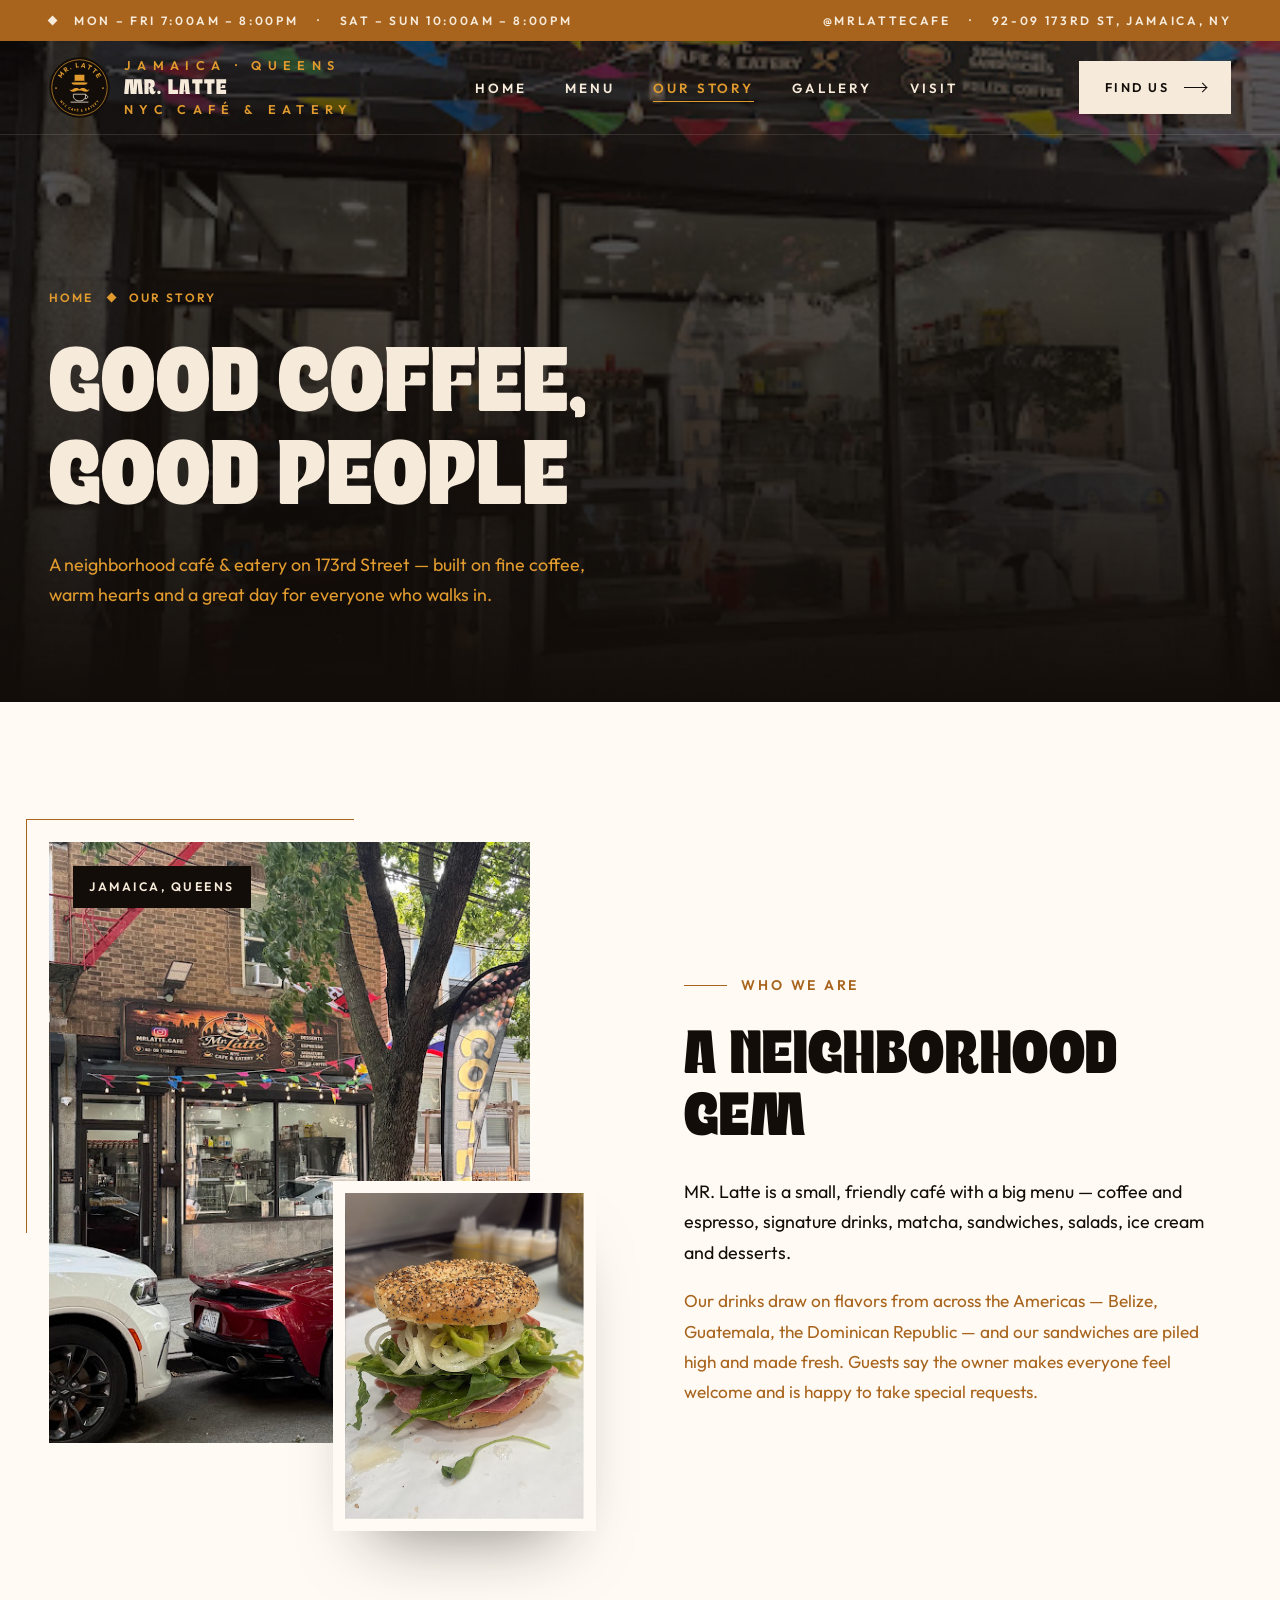
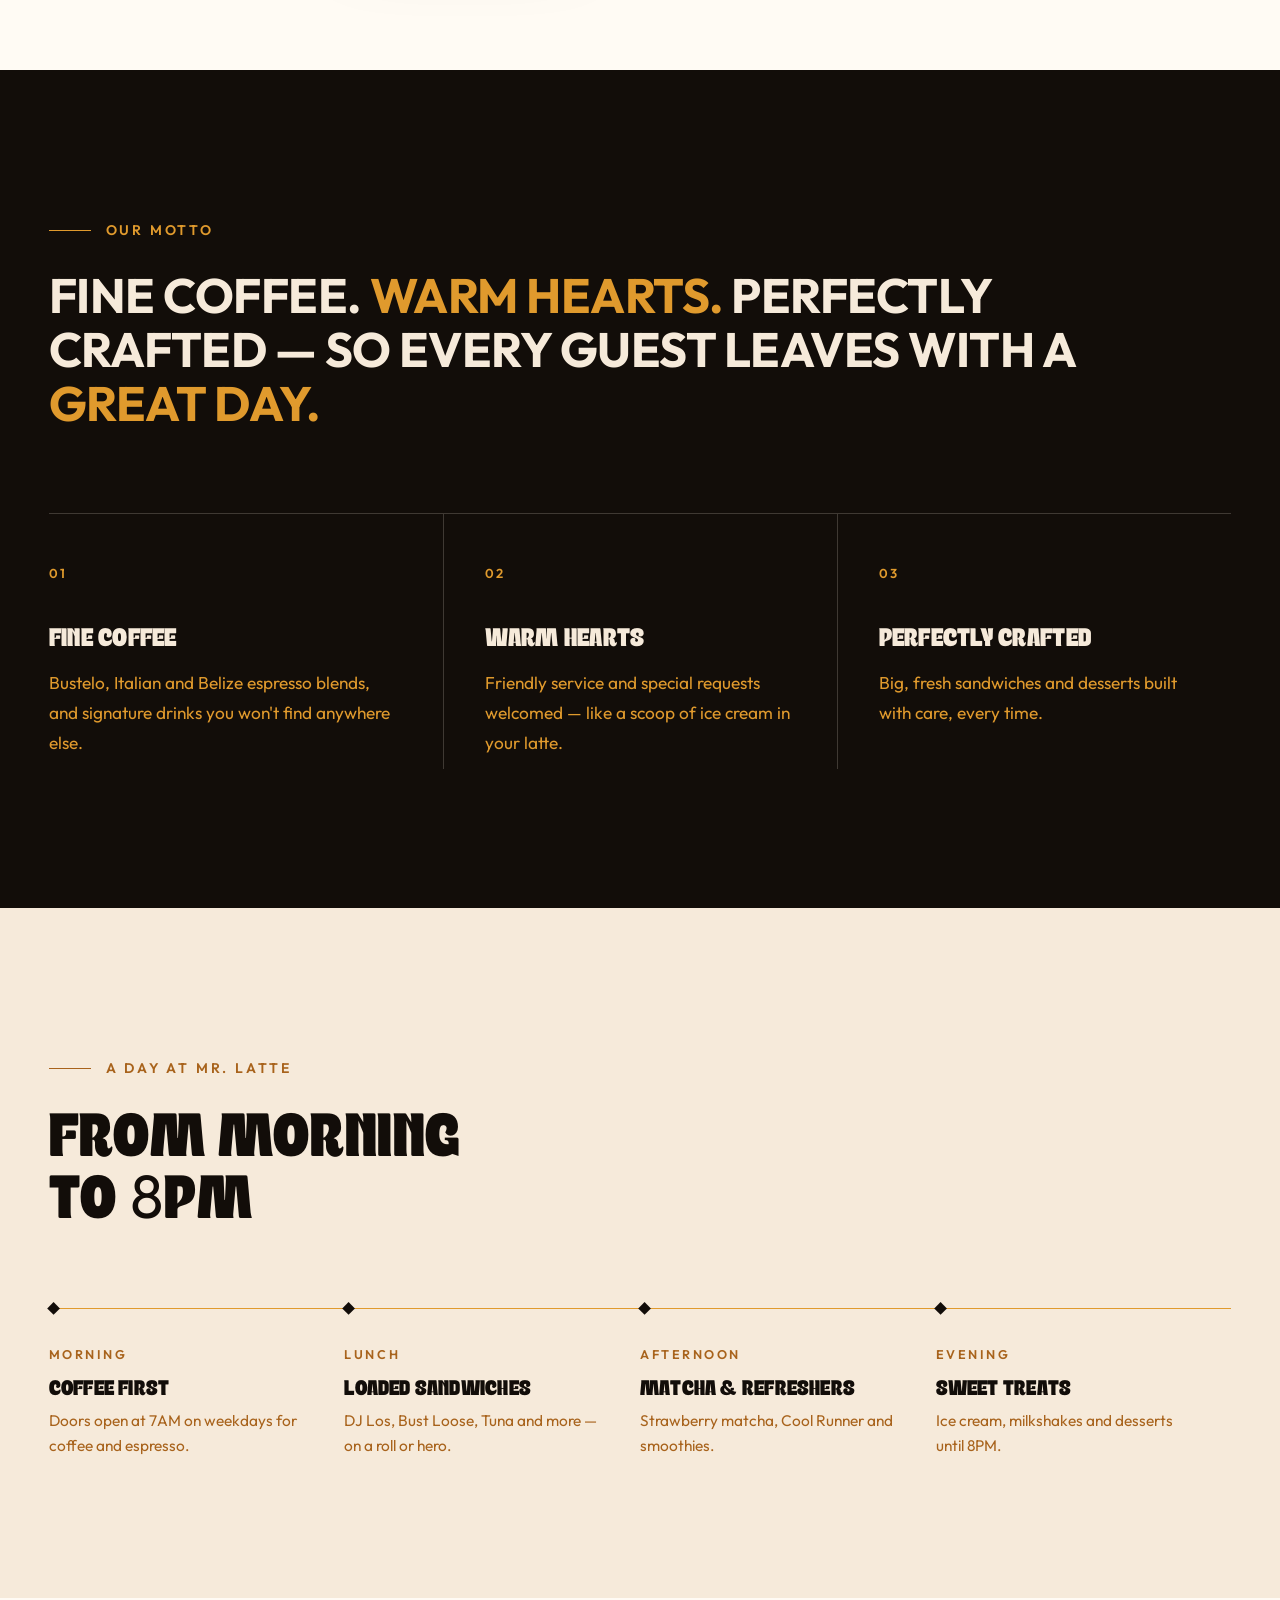
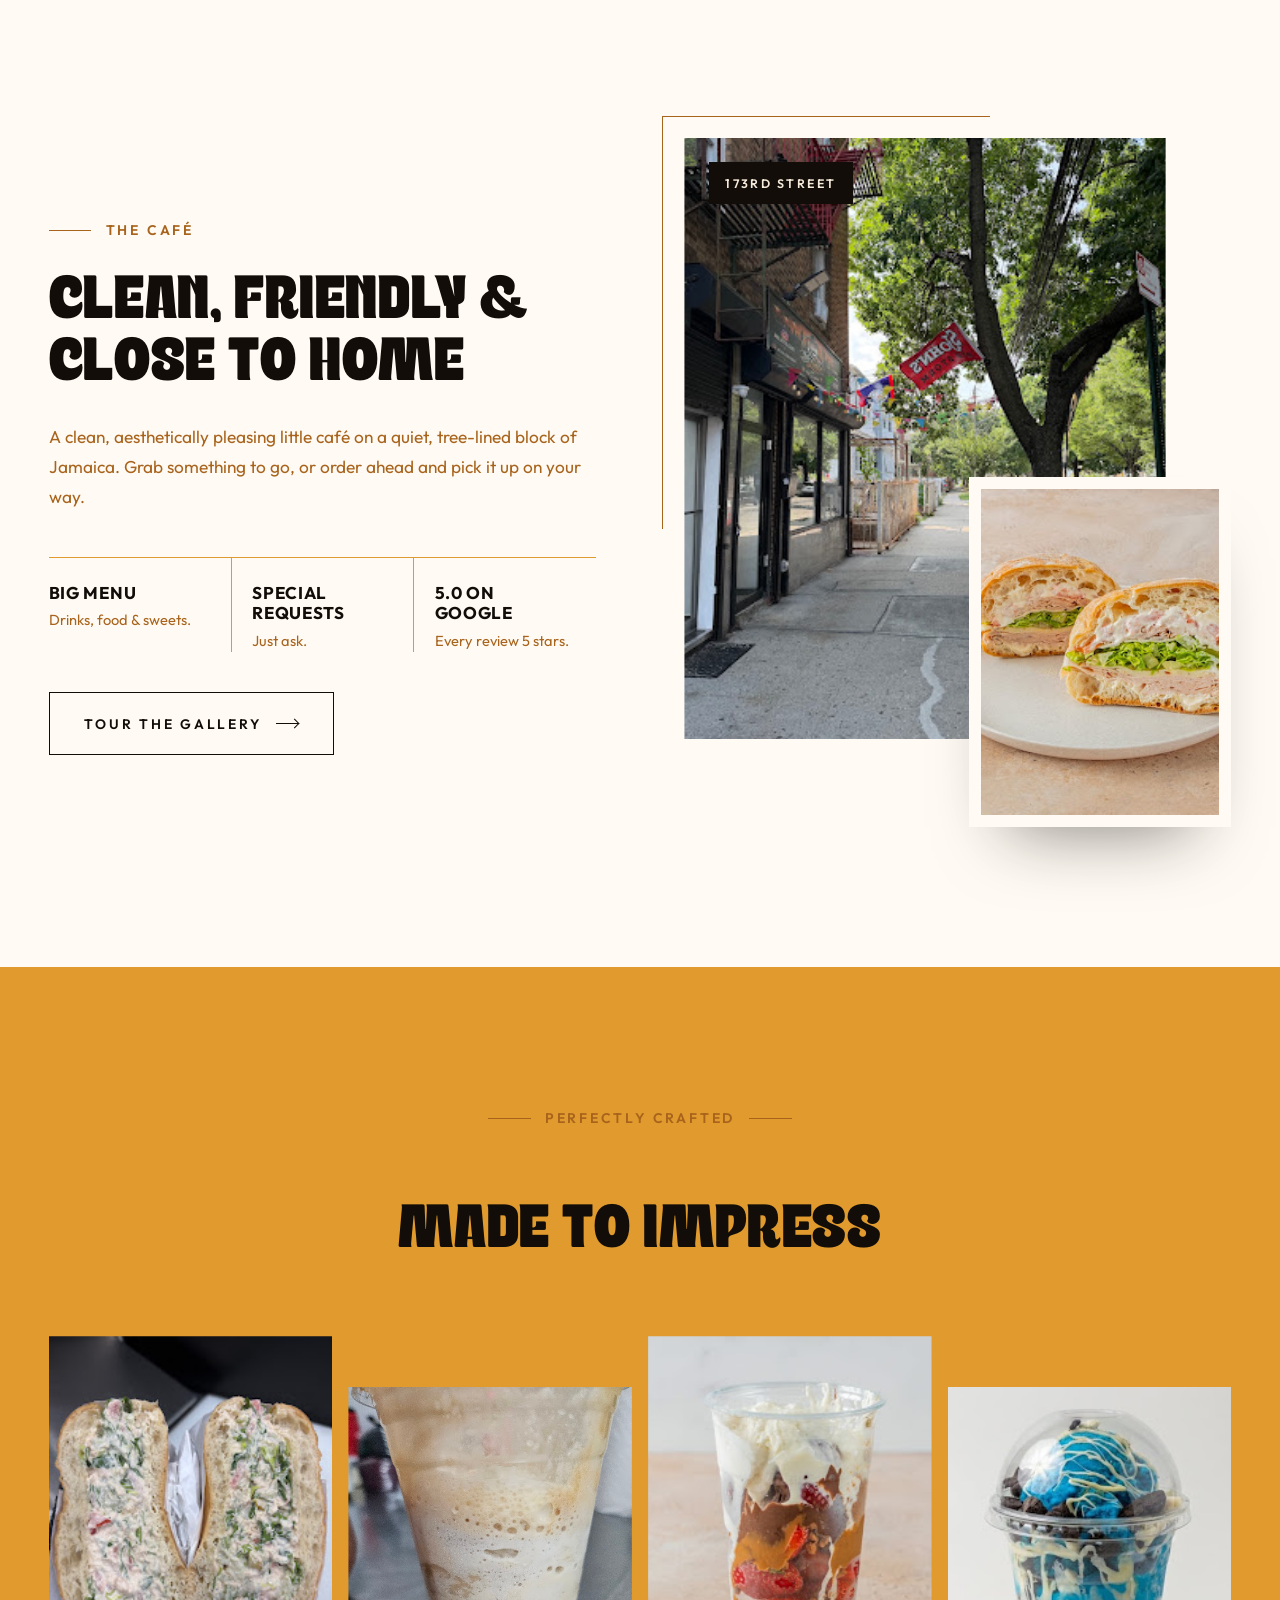
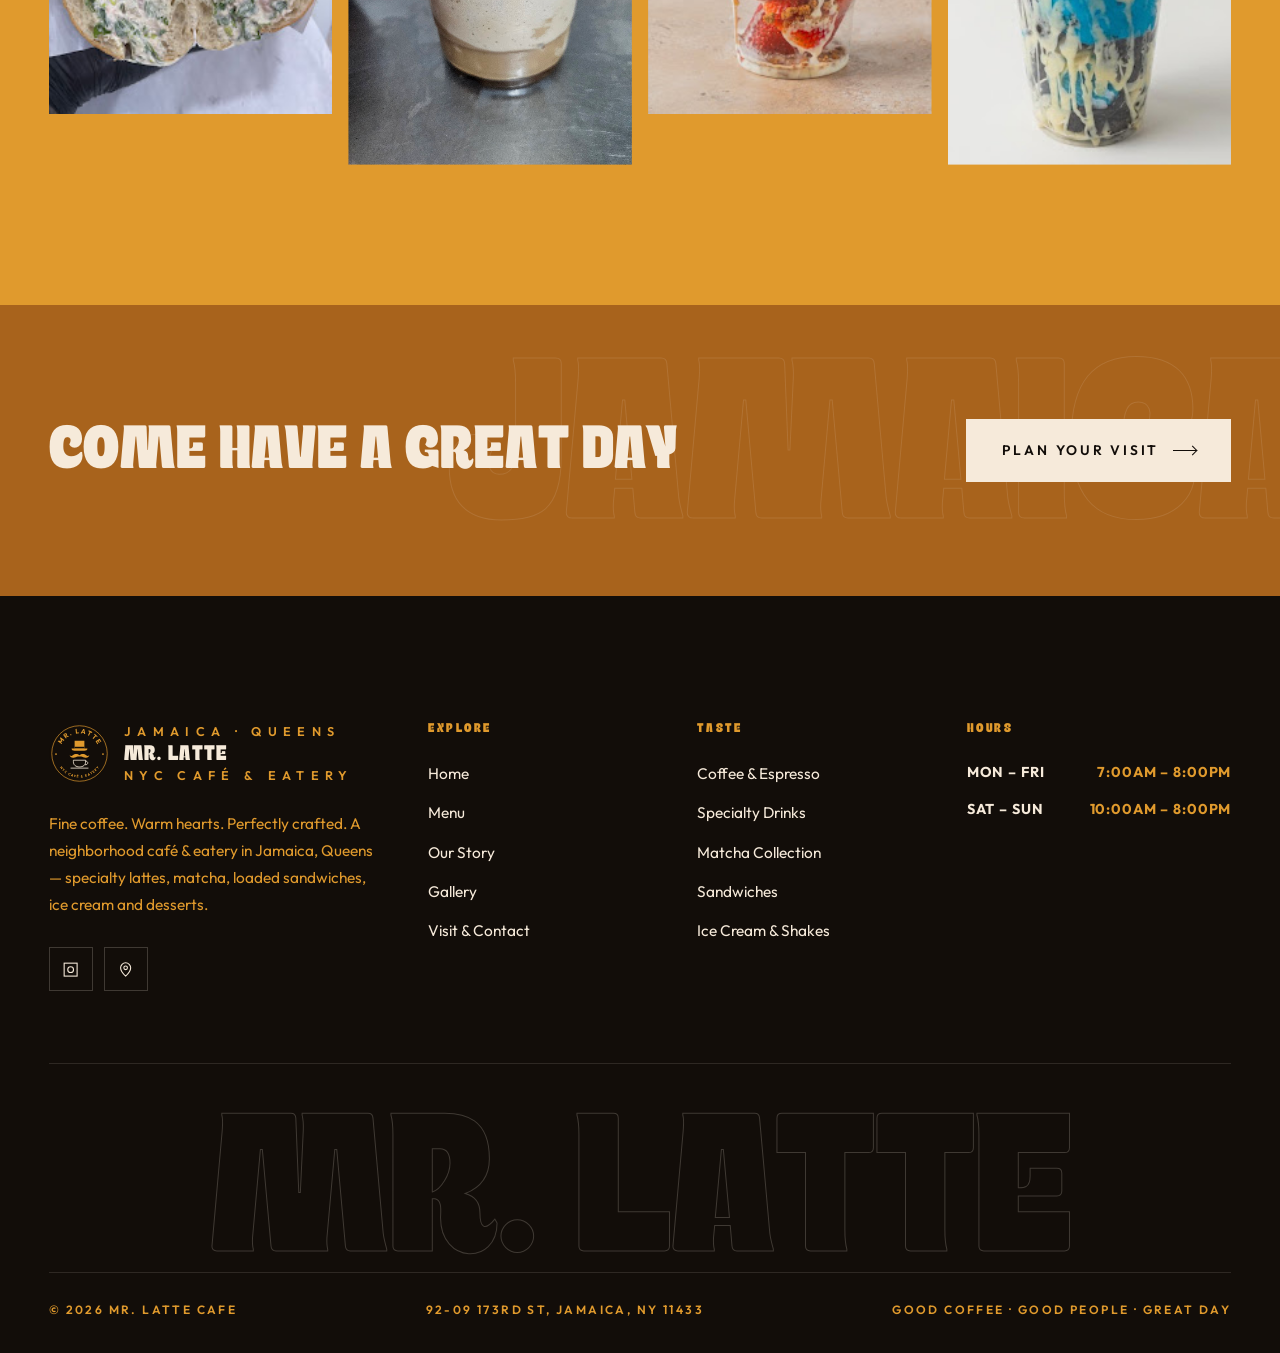
<file: about.html>
<!DOCTYPE html>
<html lang="en">
<head>
  <meta charset="UTF-8">
  <meta name="viewport" content="width=device-width, initial-scale=1.0">
  <title>Our Story — MR. Latte Cafe</title>
  <meta name="description" content="The story of MR. Latte Cafe — a neighborhood NYC café & eatery on 173rd Street in Jamaica, Queens, serving perfectly crafted coffee, loaded sandwiches and desserts with warm hospitality.">
  <meta name="theme-color" content="#120D09">
  <meta property="og:title" content="Our Story — MR. Latte Cafe">
  <meta property="og:description" content="The story of MR. Latte Cafe — a neighborhood NYC café & eatery on 173rd Street in Jamaica, Queens, serving perfectly crafted coffee, loaded sandwiches and desserts with warm hospitality.">
  <meta property="og:image" content="assets/images/unnamed.jpg">
  <link rel="icon" href="assets/logo.svg" type="image/svg+xml">
  <link rel="preconnect" href="https://fonts.googleapis.com">
  <link rel="preconnect" href="https://fonts.gstatic.com" crossorigin>
  <link href="https://fonts.googleapis.com/css2?family=Outfit:wght@400;500;600;700&display=swap" rel="stylesheet">
  <link rel="stylesheet" href="css/style.css">
</head>
<body>

<header class="site-header">
  <div class="topbar">
    <div class="container">
      <div class="t-items"><span class="diamond"></span><span>Mon – Fri 7:00AM – 8:00PM</span><span class="t-hide">·</span><span class="t-hide">Sat – Sun 10:00AM – 8:00PM</span></div>
      <div class="t-items t-hide"><a href="https://www.instagram.com/mrlattecafe/" target="_blank" rel="noopener">@mrlattecafe</a><span>·</span><span>92-09 173rd St, Jamaica, NY</span></div>
    </div>
  </div>
  <nav class="navbar" aria-label="Main">
    <div class="container">
      <a href="index.html" class="logo" aria-label="MR. Latte Cafe home">
        <span class="logo-mark"><img src="assets/logo.svg" alt="" width="60" height="60"></span>
        <span class="logo-text"><small>JAMAICA · QUEENS</small><strong>MR. LATTE</strong><small>NYC CAFÉ &amp; EATERY</small></span>
      </a>
      <ul class="nav-links">
        <li><a href="index.html">Home</a></li>
        <li><a href="menu.html">Menu</a></li>
        <li><a href="about.html" class="active" aria-current="page">Our Story</a></li>
        <li><a href="gallery.html">Gallery</a></li>
        <li><a href="visit.html">Visit</a></li>
      </ul>
      <a href="visit.html" class="btn btn--light nav-cta">Find Us <span class="arrow"></span></a>
      <button class="menu-toggle" aria-label="Open menu" aria-expanded="false"><span></span><span></span><span></span></button>
    </div>
  </nav>
</header>

<div class="mobile-nav" aria-label="Mobile">
  <a class="m-link" href="index.html"><small>01</small>Home</a>
  <a class="m-link" href="menu.html"><small>02</small>Menu</a>
  <a class="m-link" href="about.html"><small>03</small>Our Story</a>
  <a class="m-link" href="gallery.html"><small>04</small>Gallery</a>
  <a class="m-link" href="visit.html"><small>05</small>Visit</a>
  <div class="m-foot">Mon – Fri 7:00AM – 8:00PM<br>Sat – Sun 10:00AM – 8:00PM<br>92-09 173rd St, Jamaica, NY 11433<br><a href="https://www.instagram.com/mrlattecafe/" target="_blank" rel="noopener">@mrlattecafe</a></div>
</div>

<main>
<section class="page-hero">
  <div class="bg" data-parallax style="background-image:url('assets/images/unnamed.jpg')"></div>
  <div class="container">
    <div class="crumbs"><a href="index.html">Home</a><span class="diamond"></span><span>Our Story</span></div>
    <div class="hero-foot">
      <div>
        <h1>Good Coffee,<br>Good People</h1>
        <p class="lead">A neighborhood café &amp; eatery on 173rd Street — built on fine coffee, warm hearts and a great day for everyone who walks in.</p>
      </div>
    </div>
  </div>
</section>

<section class="section bg-white">
  <div class="container split">
    <div class="stack-images reveal">
      <span class="frame-line"></span>
      <div class="img-main reveal-img"><img src="assets/images/unnamed%20%2823%29.jpg" alt="MR. Latte Cafe storefront on a tree-lined street" loading="lazy"></div>
      <div class="img-float reveal-img d2"><img src="assets/images/unnamed%20%2830%29.jpg" alt="Loaded bagel sandwich" loading="lazy"></div>
      <span class="tag">Jamaica, Queens</span>
    </div>
    <div class="text-block">
      <span class="eyebrow reveal">Who We Are</span>
      <h2 class="reveal">A Neighborhood Gem</h2>
      <p class="lead reveal">MR. Latte is a small, friendly café with a big menu — coffee and espresso, signature drinks, matcha, sandwiches, salads, ice cream and desserts.</p>
      <p class="muted reveal">Our drinks draw on flavors from across the Americas — Belize, Guatemala, the Dominican Republic — and our sandwiches are piled high and made fresh. Guests say the owner makes everyone feel welcome and is happy to take special requests.</p>
    </div>
  </div>
</section>

<section class="section bg-espresso">
  <div class="container">
    <span class="eyebrow reveal">Our Motto</span>
    <p class="big-statement reveal">Fine coffee. <em>Warm hearts.</em> Perfectly crafted — so every guest leaves with a <em>great day.</em></p>
    <div class="values" style="margin-top:80px">
      <div class="value reveal">
        <span class="num">01</span>
        <h3>Fine Coffee</h3>
        <p>Bustelo, Italian and Belize espresso blends, and signature drinks you won't find anywhere else.</p>
      </div>
      <div class="value reveal d1">
        <span class="num">02</span>
        <h3>Warm Hearts</h3>
        <p>Friendly service and special requests welcomed — like a scoop of ice cream in your latte.</p>
      </div>
      <div class="value reveal d2">
        <span class="num">03</span>
        <h3>Perfectly Crafted</h3>
        <p>Big, fresh sandwiches and desserts built with care, every time.</p>
      </div>
    </div>
  </div>
</section>

<section class="section bg-cream">
  <div class="container">
    <div class="section-head">
      <div>
        <span class="eyebrow reveal">A Day at MR. Latte</span>
        <h2 class="reveal">From Morning<br>to 8PM</h2>
      </div>
    </div>
    <div class="timeline">
      <div class="reveal"><span>Morning</span><h3>Coffee First</h3><p>Doors open at 7AM on weekdays for coffee and espresso.</p></div>
      <div class="reveal d1"><span>Lunch</span><h3>Loaded Sandwiches</h3><p>DJ Los, Bust Loose, Tuna and more — on a roll or hero.</p></div>
      <div class="reveal d2"><span>Afternoon</span><h3>Matcha &amp; Refreshers</h3><p>Strawberry matcha, Cool Runner and smoothies.</p></div>
      <div class="reveal d3"><span>Evening</span><h3>Sweet Treats</h3><p>Ice cream, milkshakes and desserts until 8PM.</p></div>
    </div>
  </div>
</section>

<section class="section bg-white">
  <div class="container split split--reverse">
    <div class="stack-images reveal">
      <span class="frame-line"></span>
      <div class="img-main reveal-img"><img src="assets/images/unnamed%20%2815%29.jpg" alt="The tree-lined street outside MR. Latte" loading="lazy"></div>
      <div class="img-float reveal-img d2"><img src="assets/images/unnamed%20%2834%29.jpg" alt="Sandwich on a plate" loading="lazy"></div>
      <span class="tag">173rd Street</span>
    </div>
    <div class="text-block">
      <span class="eyebrow reveal">The Café</span>
      <h2 class="reveal">Clean, Friendly &amp; Close to Home</h2>
      <p class="muted reveal">A clean, aesthetically pleasing little café on a quiet, tree-lined block of Jamaica. Grab something to go, or order ahead and pick it up on your way.</p>
      <div class="features reveal">
        <div><strong>Big Menu</strong><span>Drinks, food &amp; sweets.</span></div>
        <div><strong>Special Requests</strong><span>Just ask.</span></div>
        <div><strong>5.0 on Google</strong><span>Every review 5 stars.</span></div>
      </div>
      <a href="gallery.html" class="btn btn--outline reveal">Tour the Gallery <span class="arrow"></span></a>
    </div>
  </div>
</section>

<section class="section bg-beige">
  <div class="container">
    <div class="section-head center">
      <span class="eyebrow reveal">Perfectly Crafted</span>
      <h2 class="reveal">Made to Impress</h2>
    </div>
    <div class="people-grid" style="padding-bottom:50px">
      <figure class="reveal-img"><img src="assets/images/unnamed%20%2821%29.jpg" alt="Tuna and spinach sandwich" loading="lazy"></figure>
      <figure class="reveal-img d1"><img src="assets/images/unnamed%20%2829%29.jpg" alt="Iced specialty drink" loading="lazy"></figure>
      <figure class="reveal-img d2"><img src="assets/images/unnamed%20%2845%29.jpg" alt="Layered dessert cup" loading="lazy"></figure>
      <figure class="reveal-img d3"><img src="assets/images/unnamed%20%2852%29.jpg" alt="Cookie Monster shake" loading="lazy"></figure>
    </div>
  </div>
</section>

<section class="cta-band">
  <div class="ghost-word" aria-hidden="true">Jamaica</div>
  <div class="container">
    <h2 class="reveal">Come Have a Great Day</h2>
    <a href="visit.html" class="btn btn--light reveal">Plan Your Visit <span class="arrow"></span></a>
  </div>
</section>
</main>

<footer class="site-footer">
  <div class="container">
    <div class="footer-top">
      <div>
        <a href="index.html" class="logo">
          <span class="logo-mark"><img src="assets/logo.svg" alt="" width="60" height="60"></span>
          <span class="logo-text"><small>JAMAICA · QUEENS</small><strong>MR. LATTE</strong><small>NYC CAFÉ &amp; EATERY</small></span>
        </a>
        <p>Fine coffee. Warm hearts. Perfectly crafted. A neighborhood café &amp; eatery in Jamaica, Queens — specialty lattes, matcha, loaded sandwiches, ice cream and desserts.</p>
        <div class="socials">
          <a href="https://www.instagram.com/mrlattecafe/" target="_blank" rel="noopener" aria-label="Instagram @mrlattecafe"><svg viewBox="0 0 24 24"><rect x="3" y="3" width="18" height="18"/><circle cx="12" cy="12" r="4"/><path d="M17.5 6.5h.01"/></svg></a>
          <a href="https://www.google.com/maps/place/MR.+Latte+Cafe/@40.7076,-73.7969082,15z/data=!4m6!3m5!1s0x89c261dd282405bf:0x7a6c398e35bcdabf!8m2!3d40.7076011!4d-73.7865352!16s%2Fg%2F11npbhz19h" target="_blank" rel="noopener" aria-label="MR. Latte Cafe on Google Maps"><svg viewBox="0 0 24 24"><path d="M12 21s-7-6.2-7-11.5A7 7 0 0 1 19 9.5C19 14.8 12 21 12 21z"/><circle cx="12" cy="9.5" r="2.5"/></svg></a>
        </div>
      </div>
      <div>
        <h4>Explore</h4>
        <ul>
          <li><a href="index.html">Home</a></li>
          <li><a href="menu.html">Menu</a></li>
          <li><a href="about.html">Our Story</a></li>
          <li><a href="gallery.html">Gallery</a></li>
          <li><a href="visit.html">Visit &amp; Contact</a></li>
        </ul>
      </div>
      <div>
        <h4>Taste</h4>
        <ul>
          <li><a href="menu.html#coffee">Coffee &amp; Espresso</a></li>
          <li><a href="menu.html#specialty">Specialty Drinks</a></li>
          <li><a href="menu.html#matcha">Matcha Collection</a></li>
          <li><a href="menu.html#sandwiches">Sandwiches</a></li>
          <li><a href="menu.html#icecream">Ice Cream &amp; Shakes</a></li>
        </ul>
      </div>
      <div>
        <h4>Hours</h4>
        <ul class="footer-hours">
          <li><span>Mon – Fri</span><span>7:00AM – 8:00PM</span></li>
          <li><span>Sat – Sun</span><span>10:00AM – 8:00PM</span></li>
        </ul>
      </div>
    </div>
    <div class="footer-word" aria-hidden="true">Mr. Latte</div>
    <div class="footer-bottom">
      <span>© <span data-year>2026</span> MR. Latte Cafe</span>
      <span>92-09 173rd St, Jamaica, NY 11433</span>
      <span>Good Coffee · Good People · Great Day</span>
    </div>
  </div>
</footer>

<button class="back-top" aria-label="Back to top"><svg viewBox="0 0 24 24"><path d="M12 19V5M5 12l7-7 7 7"/></svg></button>

<script src="js/main.js"></script>
</body>
</html>
</file>
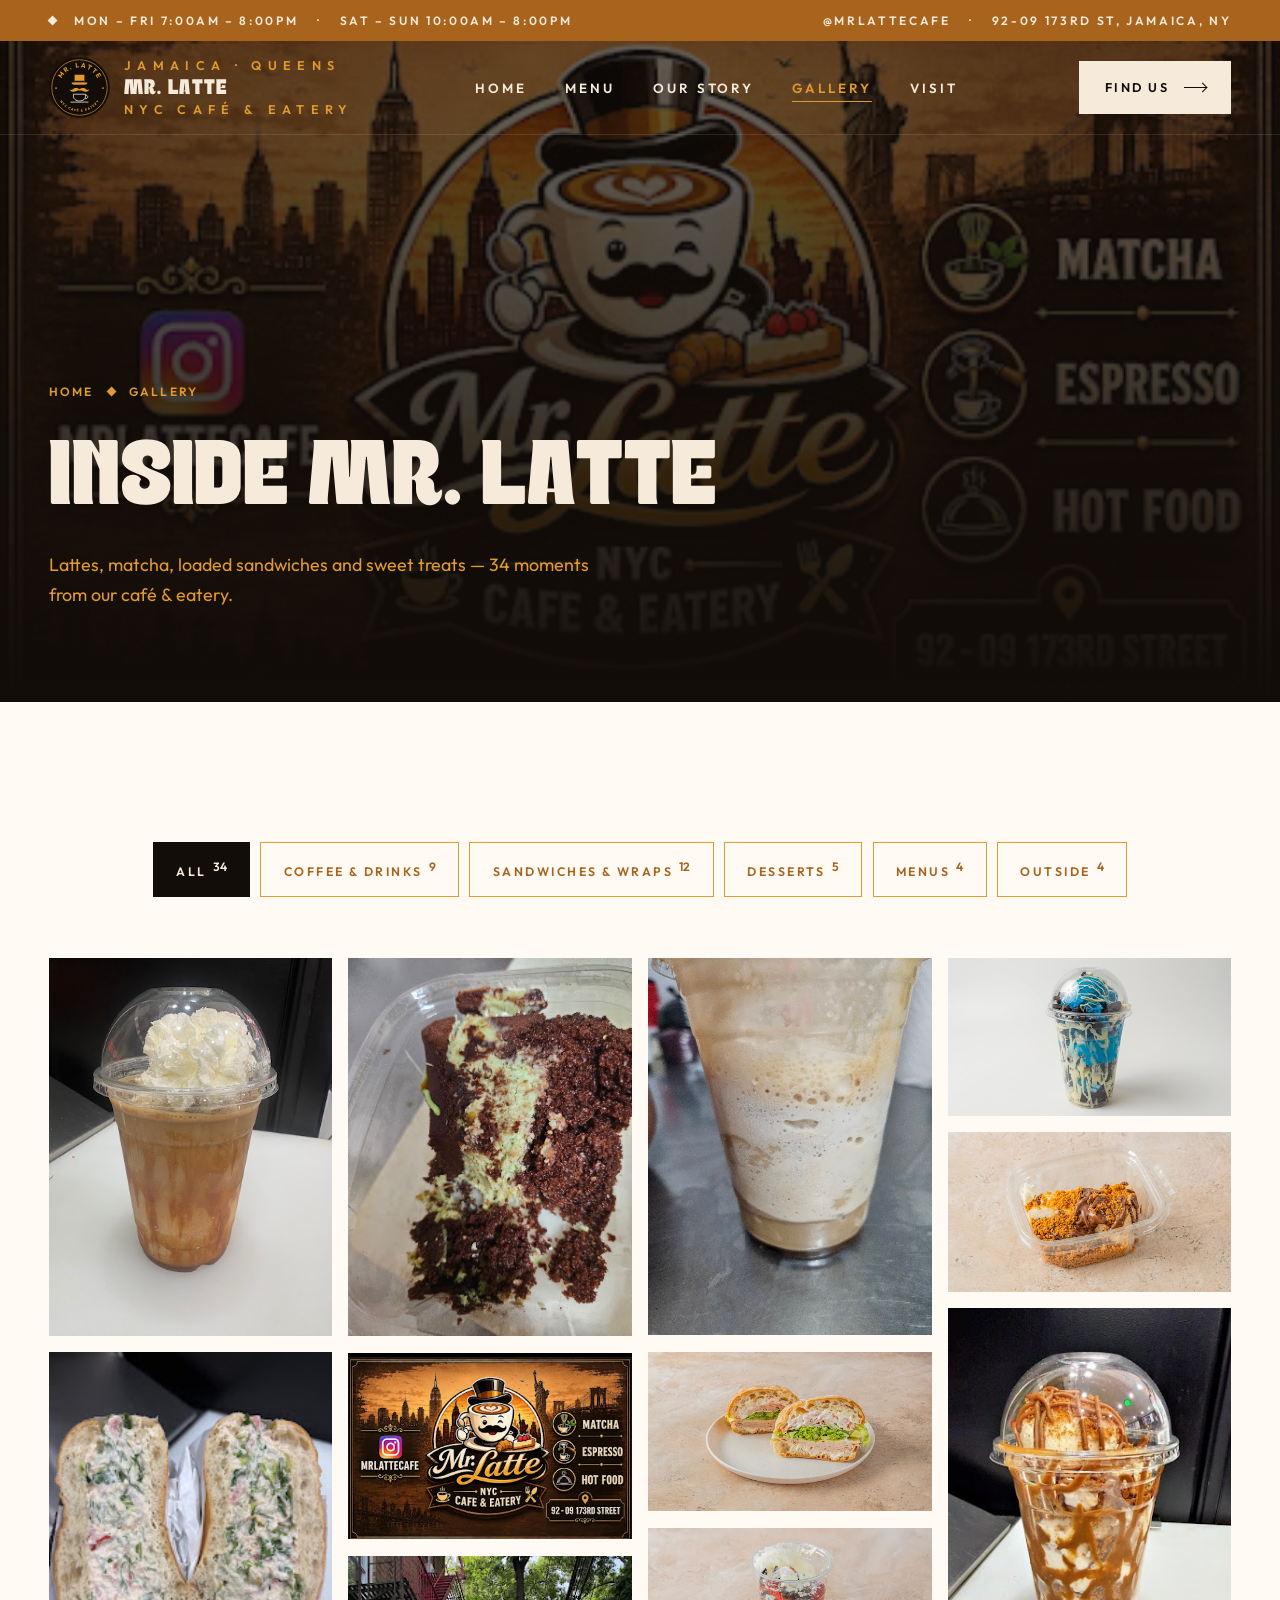
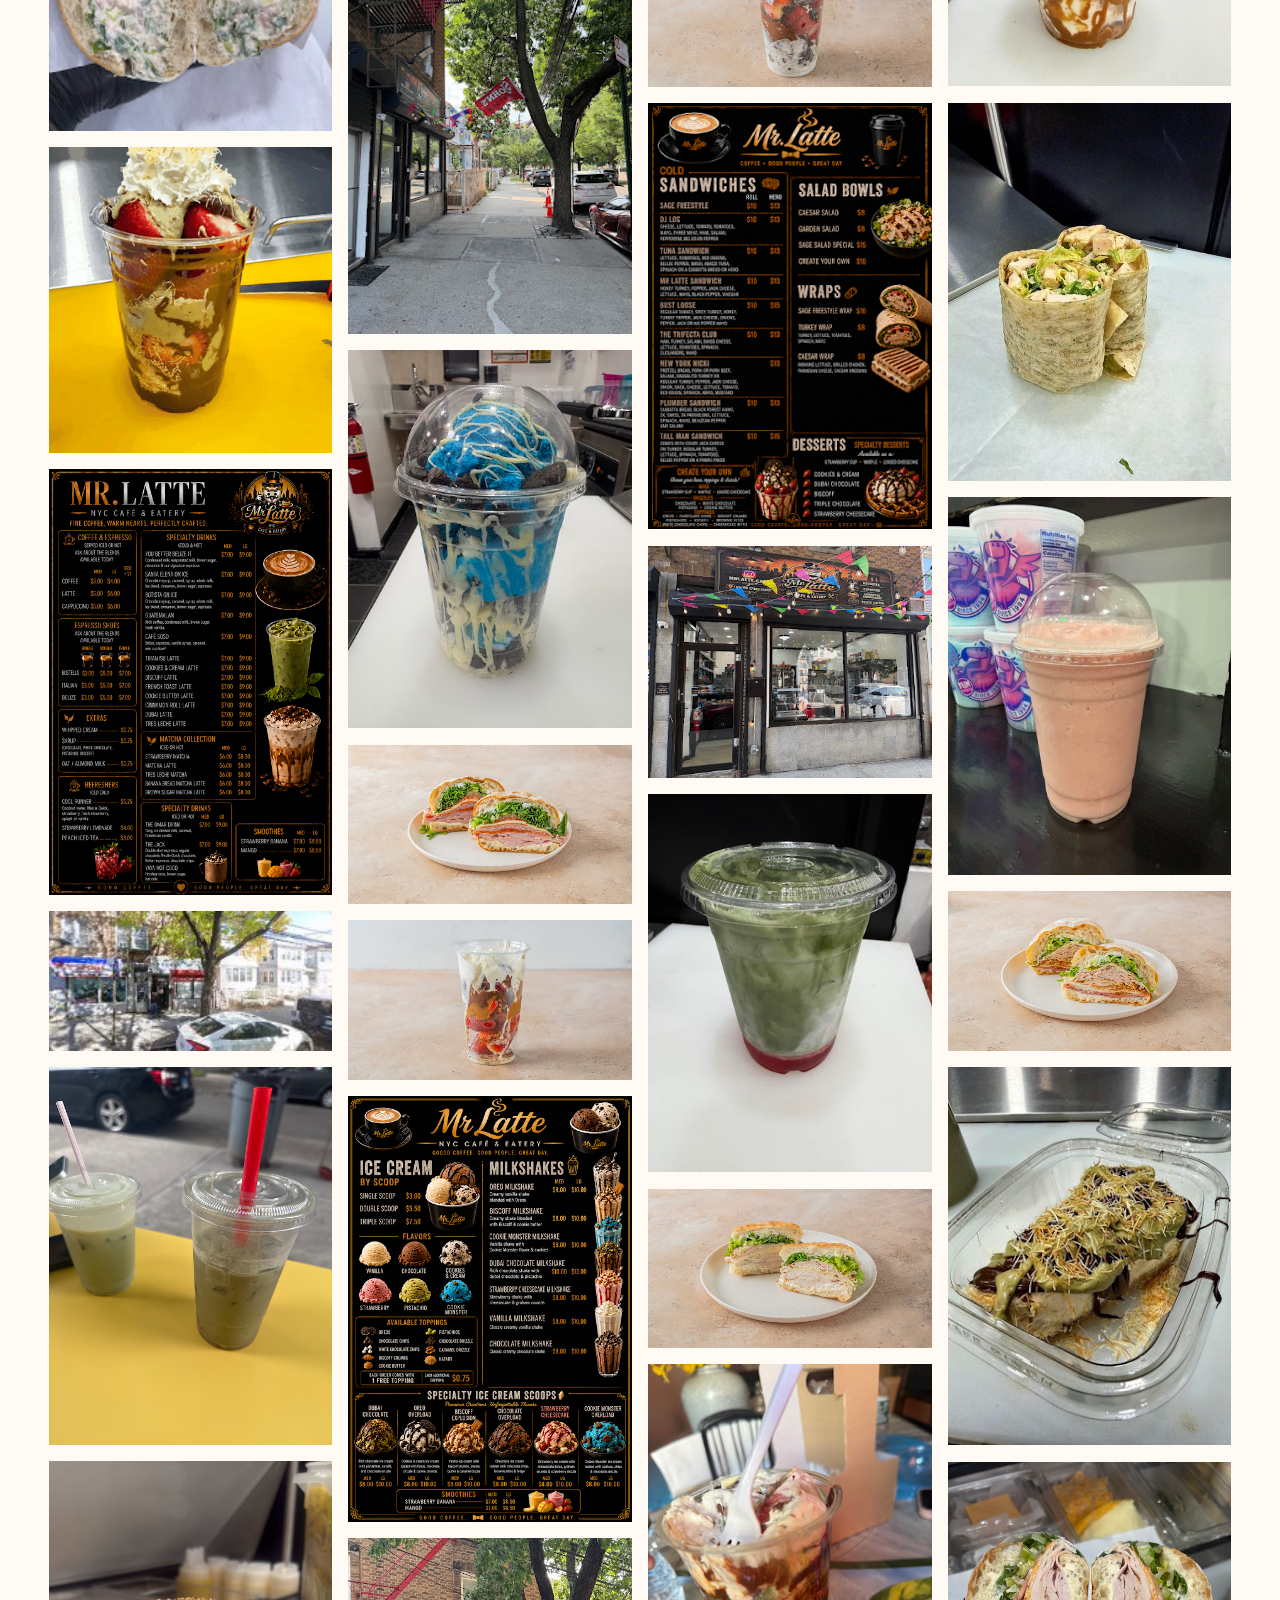
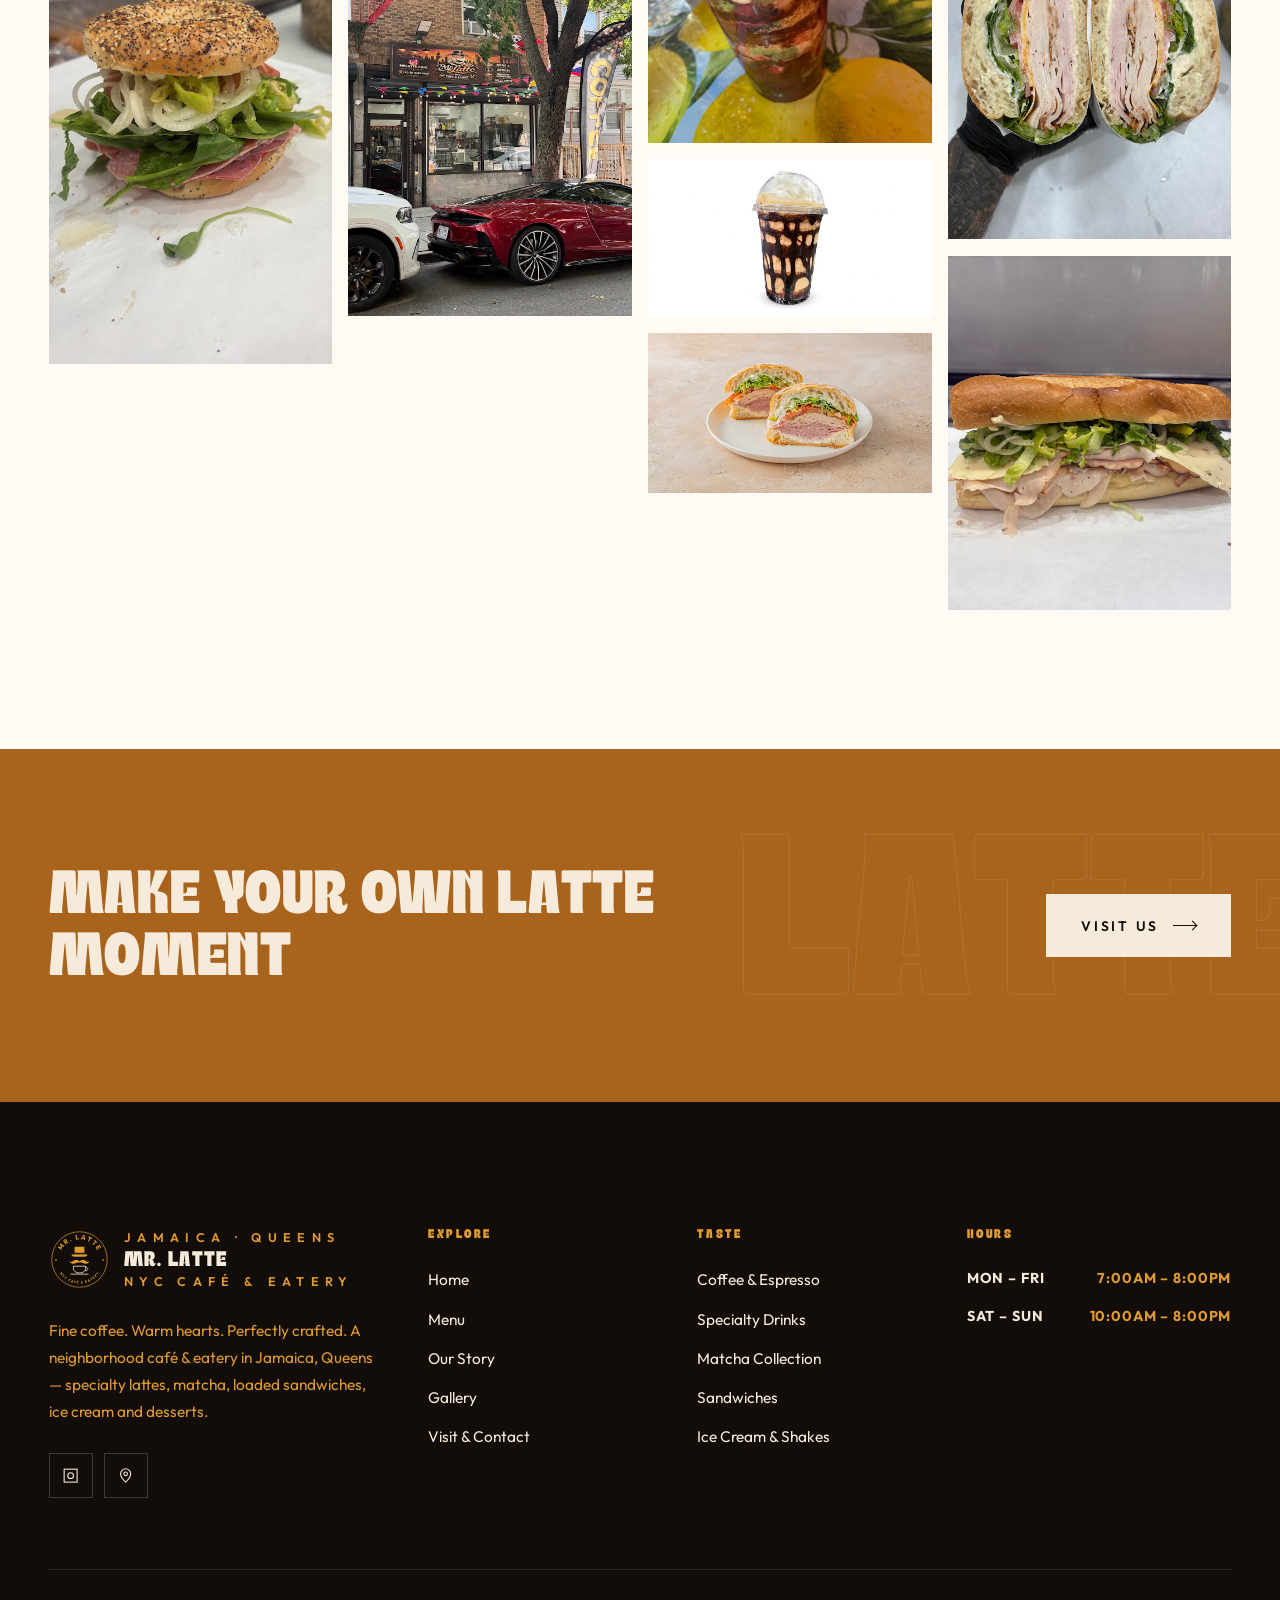
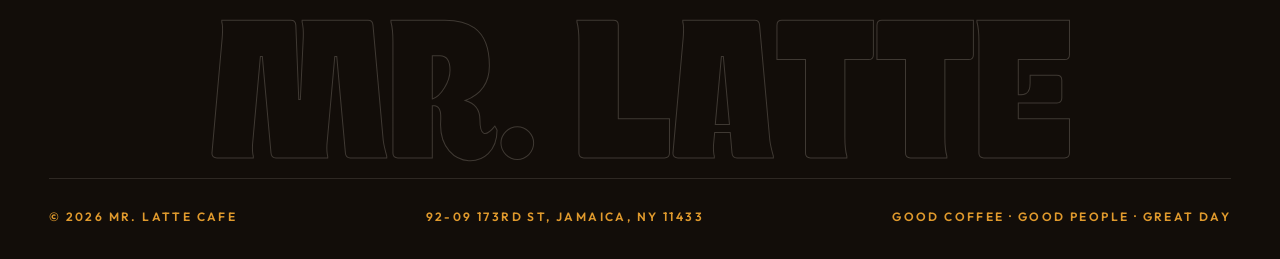
<file: gallery.html>
<!DOCTYPE html>
<html lang="en">
<head>
  <meta charset="UTF-8">
  <meta name="viewport" content="width=device-width, initial-scale=1.0">
  <title>Gallery — MR. Latte Cafe</title>
  <meta name="description" content="Photos from MR. Latte Cafe in Jamaica, Queens — specialty drinks, matcha, loaded sandwiches, wraps, desserts and our menus.">
  <meta name="theme-color" content="#120D09">
  <meta property="og:title" content="Gallery — MR. Latte Cafe">
  <meta property="og:description" content="Photos from MR. Latte Cafe in Jamaica, Queens — specialty drinks, matcha, loaded sandwiches, wraps, desserts and our menus.">
  <meta property="og:image" content="assets/images/unnamed.jpg">
  <link rel="icon" href="assets/logo.svg" type="image/svg+xml">
  <link rel="preconnect" href="https://fonts.googleapis.com">
  <link rel="preconnect" href="https://fonts.gstatic.com" crossorigin>
  <link href="https://fonts.googleapis.com/css2?family=Outfit:wght@400;500;600;700&display=swap" rel="stylesheet">
  <link rel="stylesheet" href="css/style.css">
</head>
<body>

<header class="site-header">
  <div class="topbar">
    <div class="container">
      <div class="t-items"><span class="diamond"></span><span>Mon – Fri 7:00AM – 8:00PM</span><span class="t-hide">·</span><span class="t-hide">Sat – Sun 10:00AM – 8:00PM</span></div>
      <div class="t-items t-hide"><a href="https://www.instagram.com/mrlattecafe/" target="_blank" rel="noopener">@mrlattecafe</a><span>·</span><span>92-09 173rd St, Jamaica, NY</span></div>
    </div>
  </div>
  <nav class="navbar" aria-label="Main">
    <div class="container">
      <a href="index.html" class="logo" aria-label="MR. Latte Cafe home">
        <span class="logo-mark"><img src="assets/logo.svg" alt="" width="60" height="60"></span>
        <span class="logo-text"><small>JAMAICA · QUEENS</small><strong>MR. LATTE</strong><small>NYC CAFÉ &amp; EATERY</small></span>
      </a>
      <ul class="nav-links">
        <li><a href="index.html">Home</a></li>
        <li><a href="menu.html">Menu</a></li>
        <li><a href="about.html">Our Story</a></li>
        <li><a href="gallery.html" class="active" aria-current="page">Gallery</a></li>
        <li><a href="visit.html">Visit</a></li>
      </ul>
      <a href="visit.html" class="btn btn--light nav-cta">Find Us <span class="arrow"></span></a>
      <button class="menu-toggle" aria-label="Open menu" aria-expanded="false"><span></span><span></span><span></span></button>
    </div>
  </nav>
</header>

<div class="mobile-nav" aria-label="Mobile">
  <a class="m-link" href="index.html"><small>01</small>Home</a>
  <a class="m-link" href="menu.html"><small>02</small>Menu</a>
  <a class="m-link" href="about.html"><small>03</small>Our Story</a>
  <a class="m-link" href="gallery.html"><small>04</small>Gallery</a>
  <a class="m-link" href="visit.html"><small>05</small>Visit</a>
  <div class="m-foot">Mon – Fri 7:00AM – 8:00PM<br>Sat – Sun 10:00AM – 8:00PM<br>92-09 173rd St, Jamaica, NY 11433<br><a href="https://www.instagram.com/mrlattecafe/" target="_blank" rel="noopener">@mrlattecafe</a></div>
</div>

<main>
<section class="page-hero">
  <div class="bg" data-parallax style="background-image:url('assets/images/unnamed%20%2812%29.jpg')"></div>
  <div class="container">
    <div class="crumbs"><a href="index.html">Home</a><span class="diamond"></span><span>Gallery</span></div>
    <div class="hero-foot">
      <div>
        <h1>Inside MR. Latte</h1>
        <p class="lead">Lattes, matcha, loaded sandwiches and sweet treats — 34 moments from our café &amp; eatery.</p>
      </div>
    </div>
  </div>
</section>

<section class="section bg-white">
  <div class="container">
    <div class="filters reveal">
      <button class="filter-btn active" data-filter="all">All<sup>34</sup></button>
      <button class="filter-btn" data-filter="drinks">Coffee & Drinks<sup>9</sup></button>
      <button class="filter-btn" data-filter="food">Sandwiches & Wraps<sup>12</sup></button>
      <button class="filter-btn" data-filter="sweets">Desserts<sup>5</sup></button>
      <button class="filter-btn" data-filter="menu">Menus<sup>4</sup></button>
      <button class="filter-btn" data-filter="outside">Outside<sup>4</sup></button>
    </div>
    <div class="masonry">
      <button class="g-item reveal" data-cat="drinks"><img src="assets/images/unnamed%20%2820%29.jpg" alt="Frozen coffee" loading="lazy"><span class="g-cap">Frozen coffee</span></button>
      <button class="g-item reveal" data-cat="food"><img src="assets/images/unnamed%20%2821%29.jpg" alt="Tuna & spinach sandwich" loading="lazy"><span class="g-cap">Tuna & spinach sandwich</span></button>
      <button class="g-item reveal" data-cat="sweets"><img src="assets/images/unnamed%20%281%29.png" alt="Strawberry dessert cup" loading="lazy"><span class="g-cap">Strawberry dessert cup</span></button>
      <button class="g-item reveal" data-cat="menu"><img src="assets/images/unnamed%20%2810%29.png" alt="Coffee & espresso menu" loading="lazy"><span class="g-cap">Coffee & espresso menu</span></button>
      <button class="g-item reveal" data-cat="outside"><img src="assets/images/thumbnail.jpg" alt="173rd Street" loading="lazy"><span class="g-cap">173rd Street</span></button>
      <button class="g-item reveal" data-cat="drinks"><img src="assets/images/unnamed%20%2825%29.jpg" alt="Iced matcha lattes" loading="lazy"><span class="g-cap">Iced matcha lattes</span></button>
      <button class="g-item reveal" data-cat="food"><img src="assets/images/unnamed%20%2830%29.jpg" alt="Loaded bagel sandwich" loading="lazy"><span class="g-cap">Loaded bagel sandwich</span></button>
      <button class="g-item reveal" data-cat="sweets"><img src="assets/images/unnamed%20%2822%29.jpg" alt="Chocolate pistachio cake" loading="lazy"><span class="g-cap">Chocolate pistachio cake</span></button>
      <button class="g-item reveal" data-cat="menu"><img src="assets/images/unnamed%20%2812%29.jpg" alt="The MR. Latte logo" loading="lazy"><span class="g-cap">The MR. Latte logo</span></button>
      <button class="g-item reveal" data-cat="outside"><img src="assets/images/unnamed%20%2815%29.jpg" alt="The block" loading="lazy"><span class="g-cap">The block</span></button>
      <button class="g-item reveal" data-cat="drinks"><img src="assets/images/unnamed%20%2828%29.jpg" alt="Cookie Monster shake" loading="lazy"><span class="g-cap">Cookie Monster shake</span></button>
      <button class="g-item reveal" data-cat="food"><img src="assets/images/unnamed%20%2833%29.jpg" alt="Ham & cheese sandwich" loading="lazy"><span class="g-cap">Ham & cheese sandwich</span></button>
      <button class="g-item reveal" data-cat="sweets"><img src="assets/images/unnamed%20%2845%29.jpg" alt="Layered dessert cup" loading="lazy"><span class="g-cap">Layered dessert cup</span></button>
      <button class="g-item reveal" data-cat="menu"><img src="assets/images/unnamed%20%288%29.png" alt="Ice cream & milkshakes menu" loading="lazy"><span class="g-cap">Ice cream & milkshakes menu</span></button>
      <button class="g-item reveal" data-cat="outside"><img src="assets/images/unnamed%20%2823%29.jpg" alt="The storefront" loading="lazy"><span class="g-cap">The storefront</span></button>
      <button class="g-item reveal" data-cat="drinks"><img src="assets/images/unnamed%20%2829%29.jpg" alt="Iced specialty drink" loading="lazy"><span class="g-cap">Iced specialty drink</span></button>
      <button class="g-item reveal" data-cat="food"><img src="assets/images/unnamed%20%2834%29.jpg" alt="Sandwich on a plate" loading="lazy"><span class="g-cap">Sandwich on a plate</span></button>
      <button class="g-item reveal" data-cat="sweets"><img src="assets/images/unnamed%20%2855%29.jpg" alt="Dessert cup" loading="lazy"><span class="g-cap">Dessert cup</span></button>
      <button class="g-item reveal" data-cat="menu"><img src="assets/images/unnamed%20%289%29.png" alt="Sandwiches & desserts menu" loading="lazy"><span class="g-cap">Sandwiches & desserts menu</span></button>
      <button class="g-item reveal" data-cat="outside"><img src="assets/images/unnamed.jpg" alt="MR. Latte Cafe" loading="lazy"><span class="g-cap">MR. Latte Cafe</span></button>
      <button class="g-item reveal" data-cat="drinks"><img src="assets/images/unnamed%20%2836%29.jpg" alt="Strawberry matcha" loading="lazy"><span class="g-cap">Strawberry matcha</span></button>
      <button class="g-item reveal" data-cat="food"><img src="assets/images/unnamed%20%2840%29.jpg" alt="Turkey sandwich" loading="lazy"><span class="g-cap">Turkey sandwich</span></button>
      <button class="g-item reveal" data-cat="sweets"><img src="assets/images/unnamed%20%288%29.jpg" alt="Strawberry cup" loading="lazy"><span class="g-cap">Strawberry cup</span></button>
      <button class="g-item reveal" data-cat="drinks"><img src="assets/images/unnamed%20%2848%29.jpg" alt="Iced mocha" loading="lazy"><span class="g-cap">Iced mocha</span></button>
      <button class="g-item reveal" data-cat="food"><img src="assets/images/unnamed%20%2842%29.jpg" alt="Sandwich cut in half" loading="lazy"><span class="g-cap">Sandwich cut in half</span></button>
      <button class="g-item reveal" data-cat="drinks"><img src="assets/images/unnamed%20%2852%29.jpg" alt="Cookie Monster shake" loading="lazy"><span class="g-cap">Cookie Monster shake</span></button>
      <button class="g-item reveal" data-cat="food"><img src="assets/images/unnamed%20%2846%29.jpg" alt="Food to go" loading="lazy"><span class="g-cap">Food to go</span></button>
      <button class="g-item reveal" data-cat="drinks"><img src="assets/images/unnamed%20%2858%29.jpg" alt="Iced caramel drink" loading="lazy"><span class="g-cap">Iced caramel drink</span></button>
      <button class="g-item reveal" data-cat="food"><img src="assets/images/unnamed%20%2849%29.jpg" alt="Chicken wrap" loading="lazy"><span class="g-cap">Chicken wrap</span></button>
      <button class="g-item reveal" data-cat="drinks"><img src="assets/images/unnamed%20%2861%29.jpg" alt="Strawberry smoothie" loading="lazy"><span class="g-cap">Strawberry smoothie</span></button>
      <button class="g-item reveal" data-cat="food"><img src="assets/images/unnamed%20%2857%29.jpg" alt="Fresh sandwich" loading="lazy"><span class="g-cap">Fresh sandwich</span></button>
      <button class="g-item reveal" data-cat="food"><img src="assets/images/unnamed%20%2859%29.jpg" alt="Wrap to go" loading="lazy"><span class="g-cap">Wrap to go</span></button>
      <button class="g-item reveal" data-cat="food"><img src="assets/images/unnamed%20%286%29.jpg" alt="Turkey hero" loading="lazy"><span class="g-cap">Turkey hero</span></button>
      <button class="g-item reveal" data-cat="food"><img src="assets/images/unnamed%20%289%29.jpg" alt="Sub sandwich" loading="lazy"><span class="g-cap">Sub sandwich</span></button>
    </div>
  </div>
</section>

<div class="lightbox" role="dialog" aria-modal="true" aria-label="Image viewer">
  <button class="lb-btn lb-close" aria-label="Close"><svg viewBox="0 0 24 24"><path d="M6 6l12 12M18 6L6 18"/></svg></button>
  <button class="lb-btn lb-prev" aria-label="Previous"><svg viewBox="0 0 24 24"><path d="M15 5l-7 7 7 7"/></svg></button>
  <figure><img alt=""><figcaption></figcaption></figure>
  <button class="lb-btn lb-next" aria-label="Next"><svg viewBox="0 0 24 24"><path d="M9 5l7 7-7 7"/></svg></button>
</div>

<section class="cta-band">
  <div class="ghost-word" aria-hidden="true">Latte</div>
  <div class="container">
    <h2 class="reveal">Make Your Own Latte Moment</h2>
    <a href="visit.html" class="btn btn--light reveal">Visit Us <span class="arrow"></span></a>
  </div>
</section>
</main>

<footer class="site-footer">
  <div class="container">
    <div class="footer-top">
      <div>
        <a href="index.html" class="logo">
          <span class="logo-mark"><img src="assets/logo.svg" alt="" width="60" height="60"></span>
          <span class="logo-text"><small>JAMAICA · QUEENS</small><strong>MR. LATTE</strong><small>NYC CAFÉ &amp; EATERY</small></span>
        </a>
        <p>Fine coffee. Warm hearts. Perfectly crafted. A neighborhood café &amp; eatery in Jamaica, Queens — specialty lattes, matcha, loaded sandwiches, ice cream and desserts.</p>
        <div class="socials">
          <a href="https://www.instagram.com/mrlattecafe/" target="_blank" rel="noopener" aria-label="Instagram @mrlattecafe"><svg viewBox="0 0 24 24"><rect x="3" y="3" width="18" height="18"/><circle cx="12" cy="12" r="4"/><path d="M17.5 6.5h.01"/></svg></a>
          <a href="https://www.google.com/maps/place/MR.+Latte+Cafe/@40.7076,-73.7969082,15z/data=!4m6!3m5!1s0x89c261dd282405bf:0x7a6c398e35bcdabf!8m2!3d40.7076011!4d-73.7865352!16s%2Fg%2F11npbhz19h" target="_blank" rel="noopener" aria-label="MR. Latte Cafe on Google Maps"><svg viewBox="0 0 24 24"><path d="M12 21s-7-6.2-7-11.5A7 7 0 0 1 19 9.5C19 14.8 12 21 12 21z"/><circle cx="12" cy="9.5" r="2.5"/></svg></a>
        </div>
      </div>
      <div>
        <h4>Explore</h4>
        <ul>
          <li><a href="index.html">Home</a></li>
          <li><a href="menu.html">Menu</a></li>
          <li><a href="about.html">Our Story</a></li>
          <li><a href="gallery.html">Gallery</a></li>
          <li><a href="visit.html">Visit &amp; Contact</a></li>
        </ul>
      </div>
      <div>
        <h4>Taste</h4>
        <ul>
          <li><a href="menu.html#coffee">Coffee &amp; Espresso</a></li>
          <li><a href="menu.html#specialty">Specialty Drinks</a></li>
          <li><a href="menu.html#matcha">Matcha Collection</a></li>
          <li><a href="menu.html#sandwiches">Sandwiches</a></li>
          <li><a href="menu.html#icecream">Ice Cream &amp; Shakes</a></li>
        </ul>
      </div>
      <div>
        <h4>Hours</h4>
        <ul class="footer-hours">
          <li><span>Mon – Fri</span><span>7:00AM – 8:00PM</span></li>
          <li><span>Sat – Sun</span><span>10:00AM – 8:00PM</span></li>
        </ul>
      </div>
    </div>
    <div class="footer-word" aria-hidden="true">Mr. Latte</div>
    <div class="footer-bottom">
      <span>© <span data-year>2026</span> MR. Latte Cafe</span>
      <span>92-09 173rd St, Jamaica, NY 11433</span>
      <span>Good Coffee · Good People · Great Day</span>
    </div>
  </div>
</footer>

<button class="back-top" aria-label="Back to top"><svg viewBox="0 0 24 24"><path d="M12 19V5M5 12l7-7 7 7"/></svg></button>

<script src="js/main.js"></script>
</body>
</html>
</file>
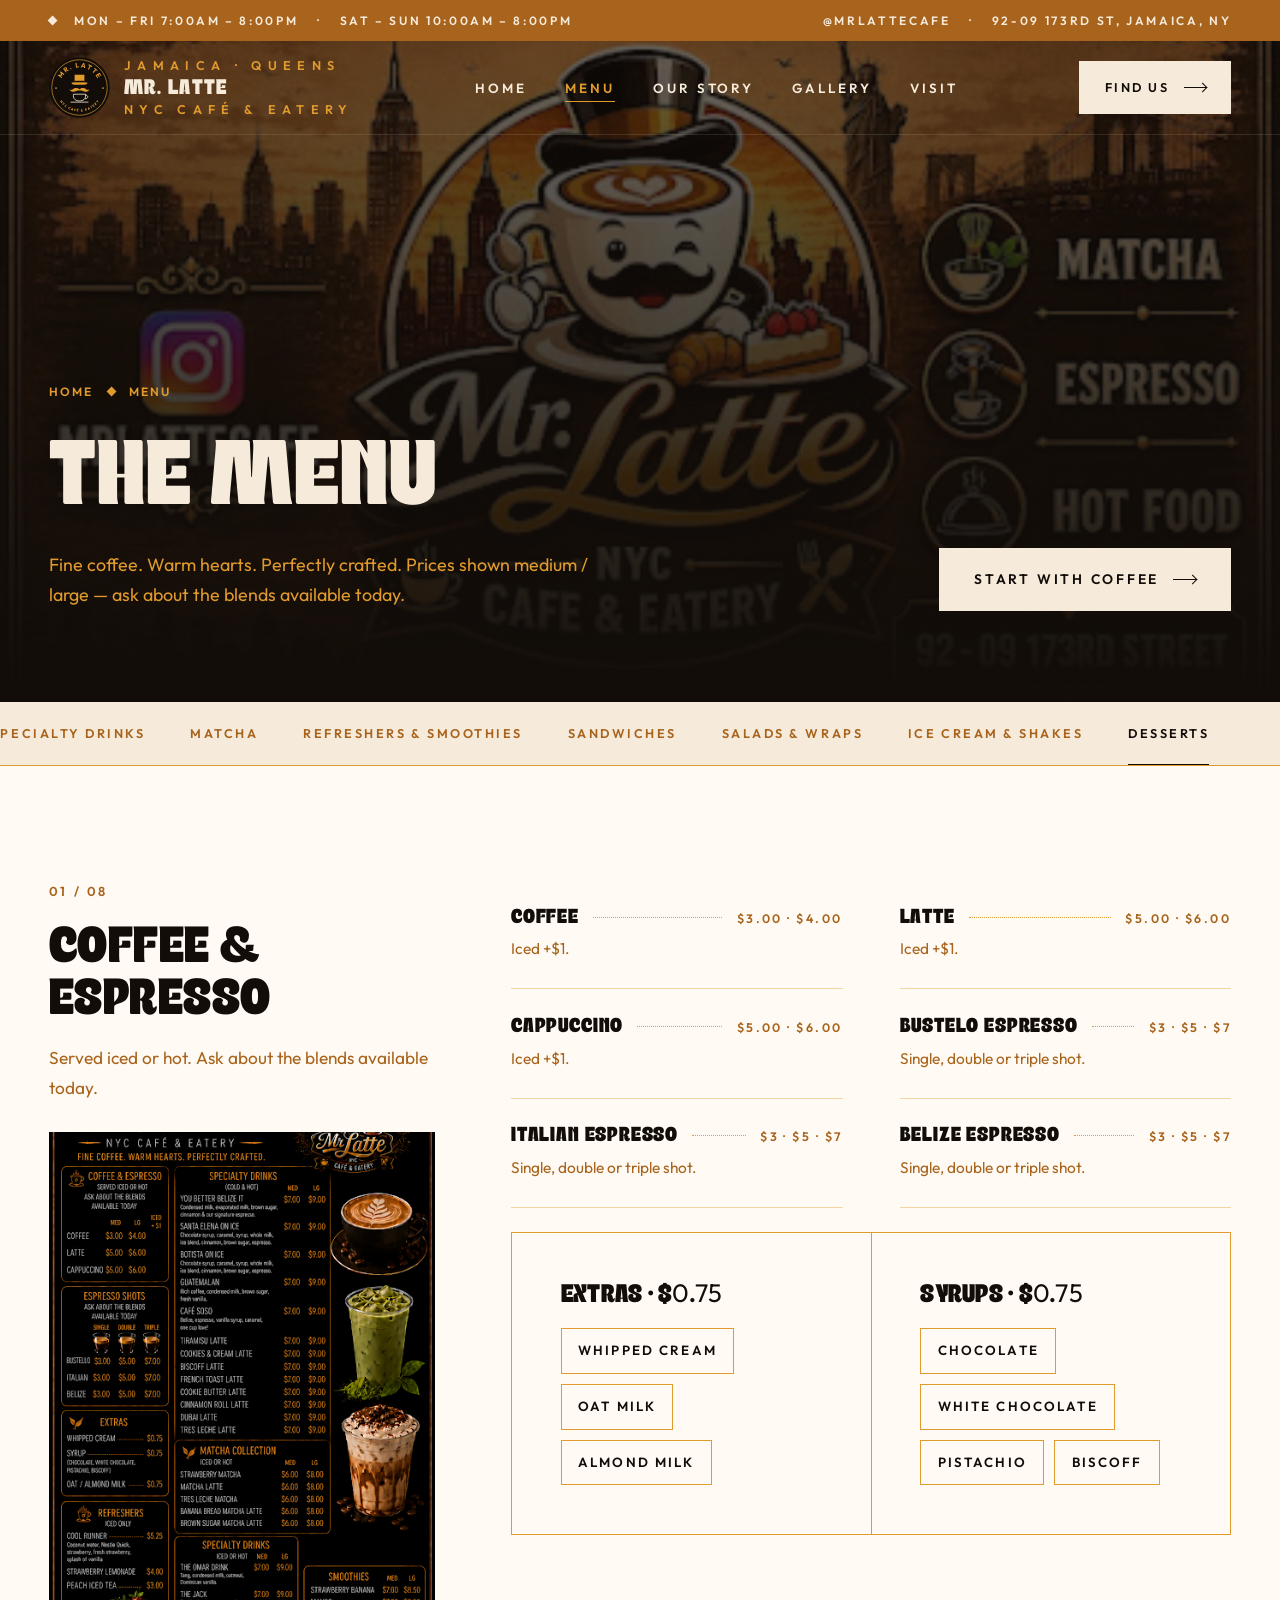
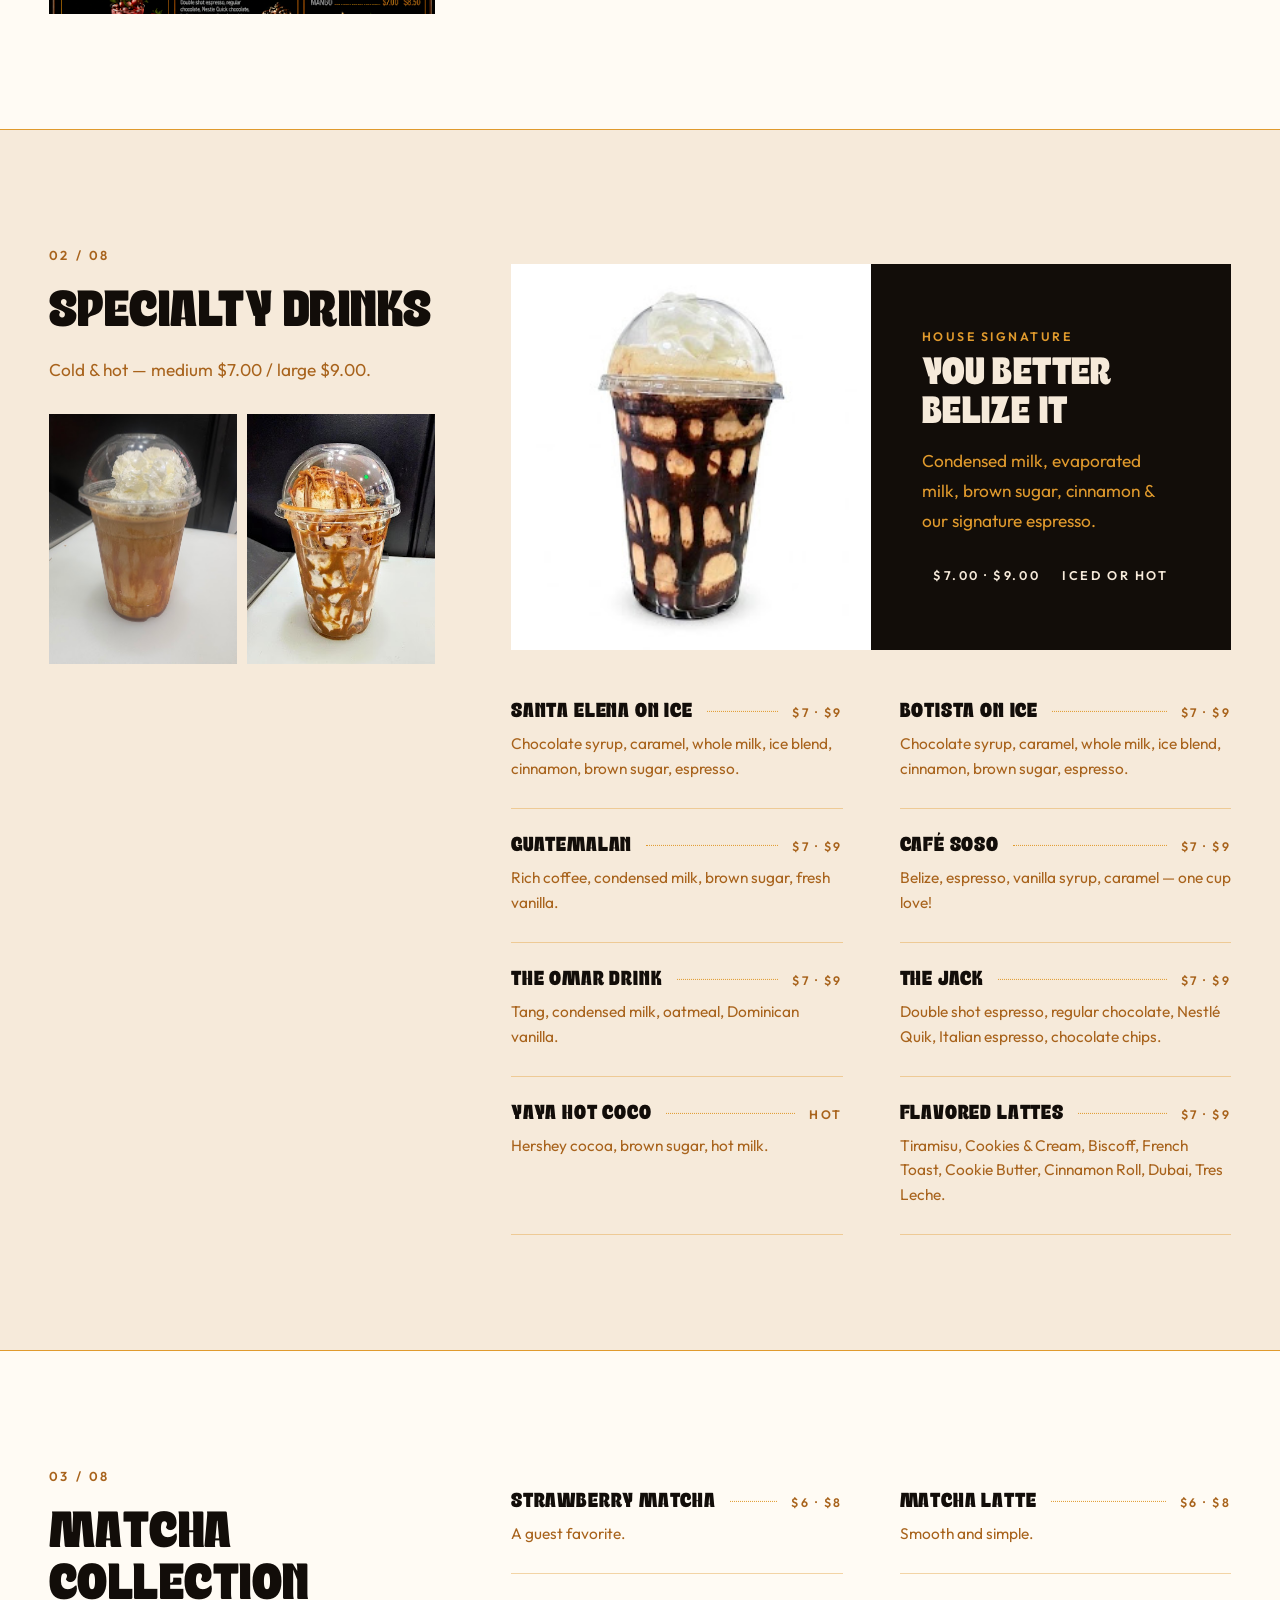
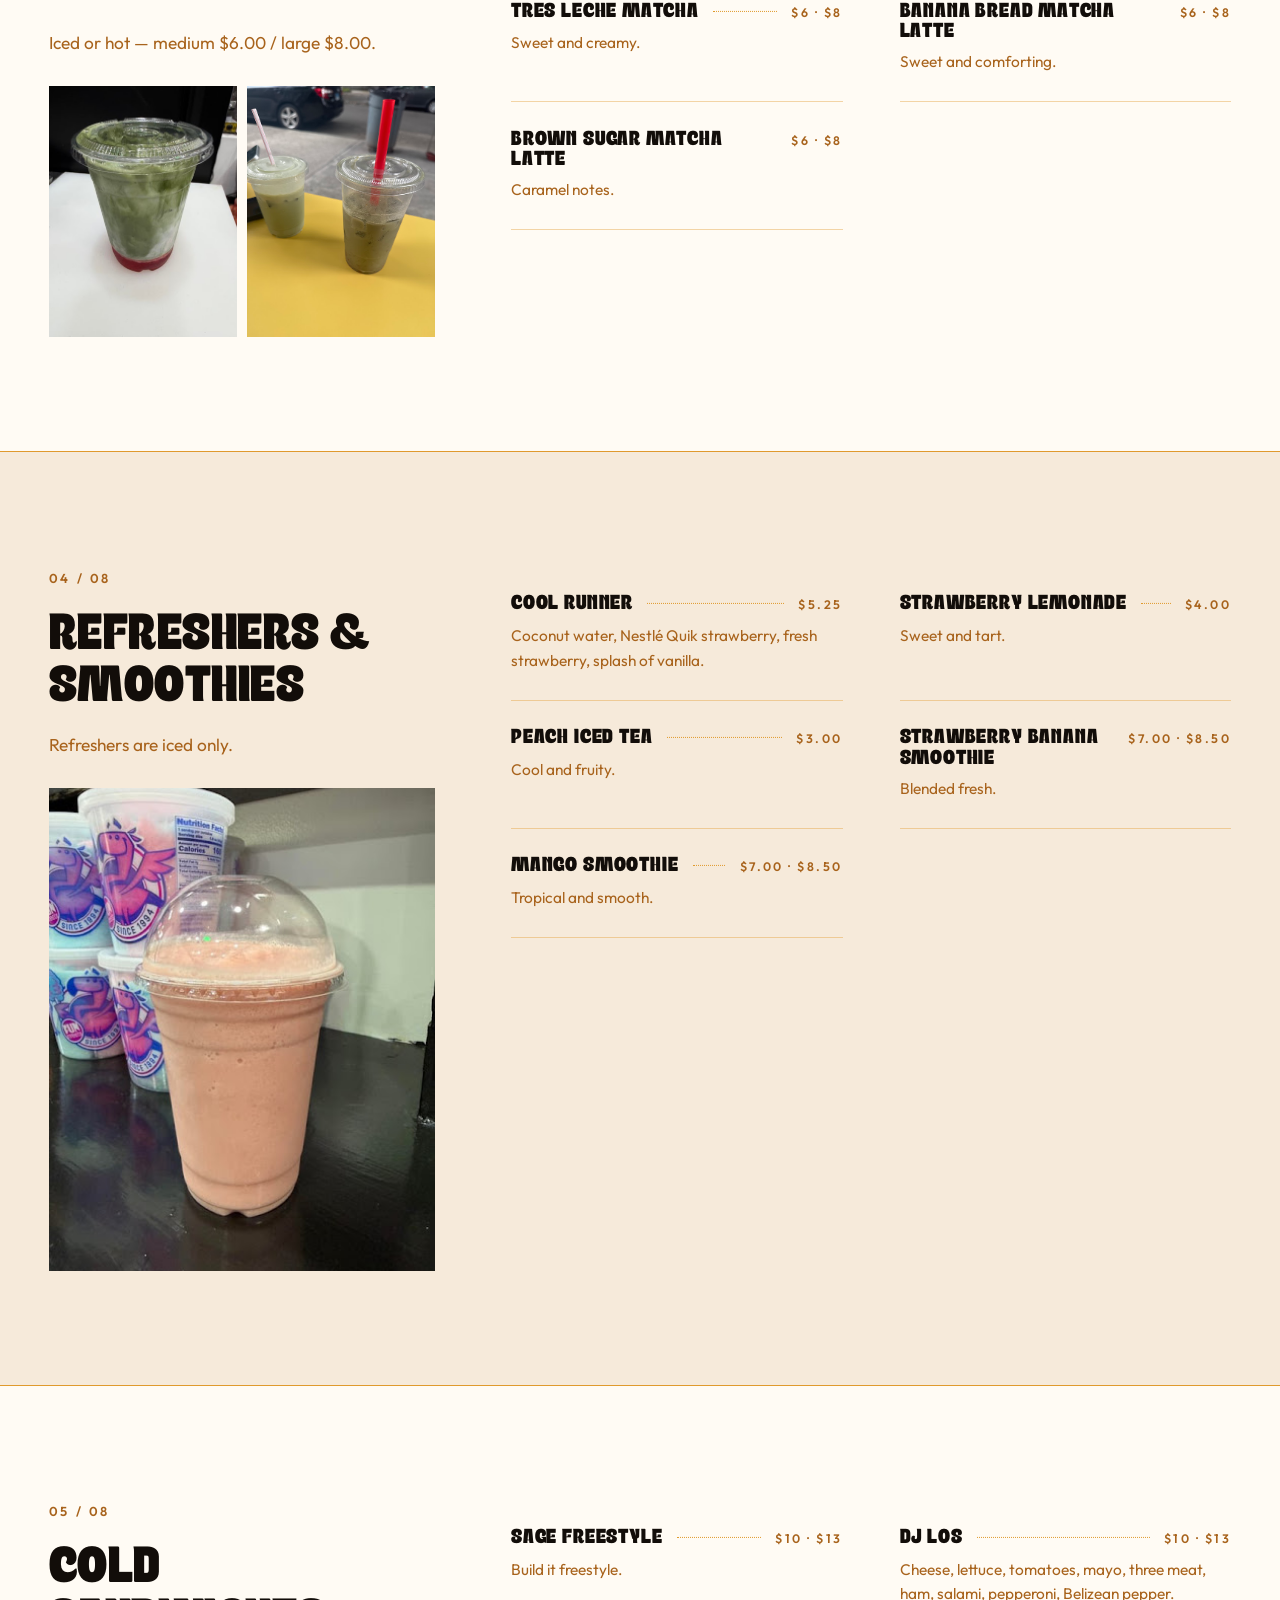
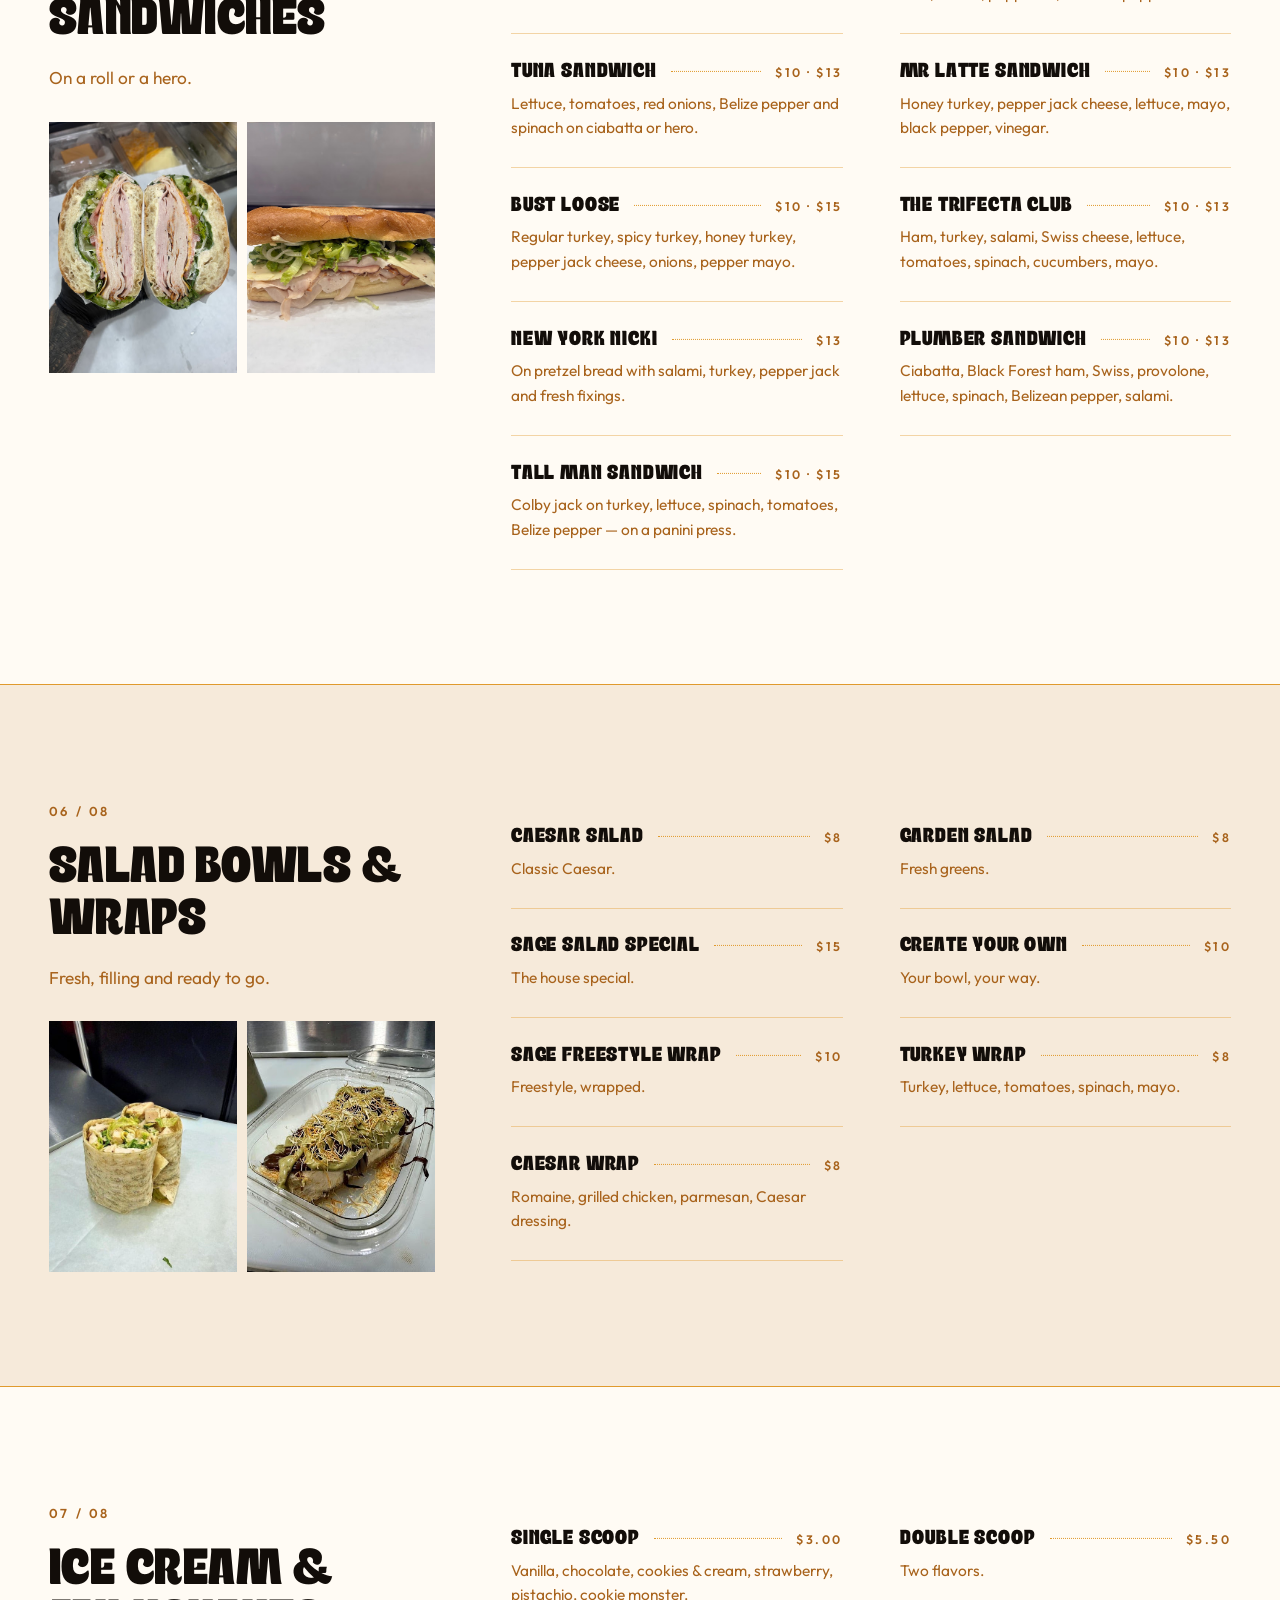
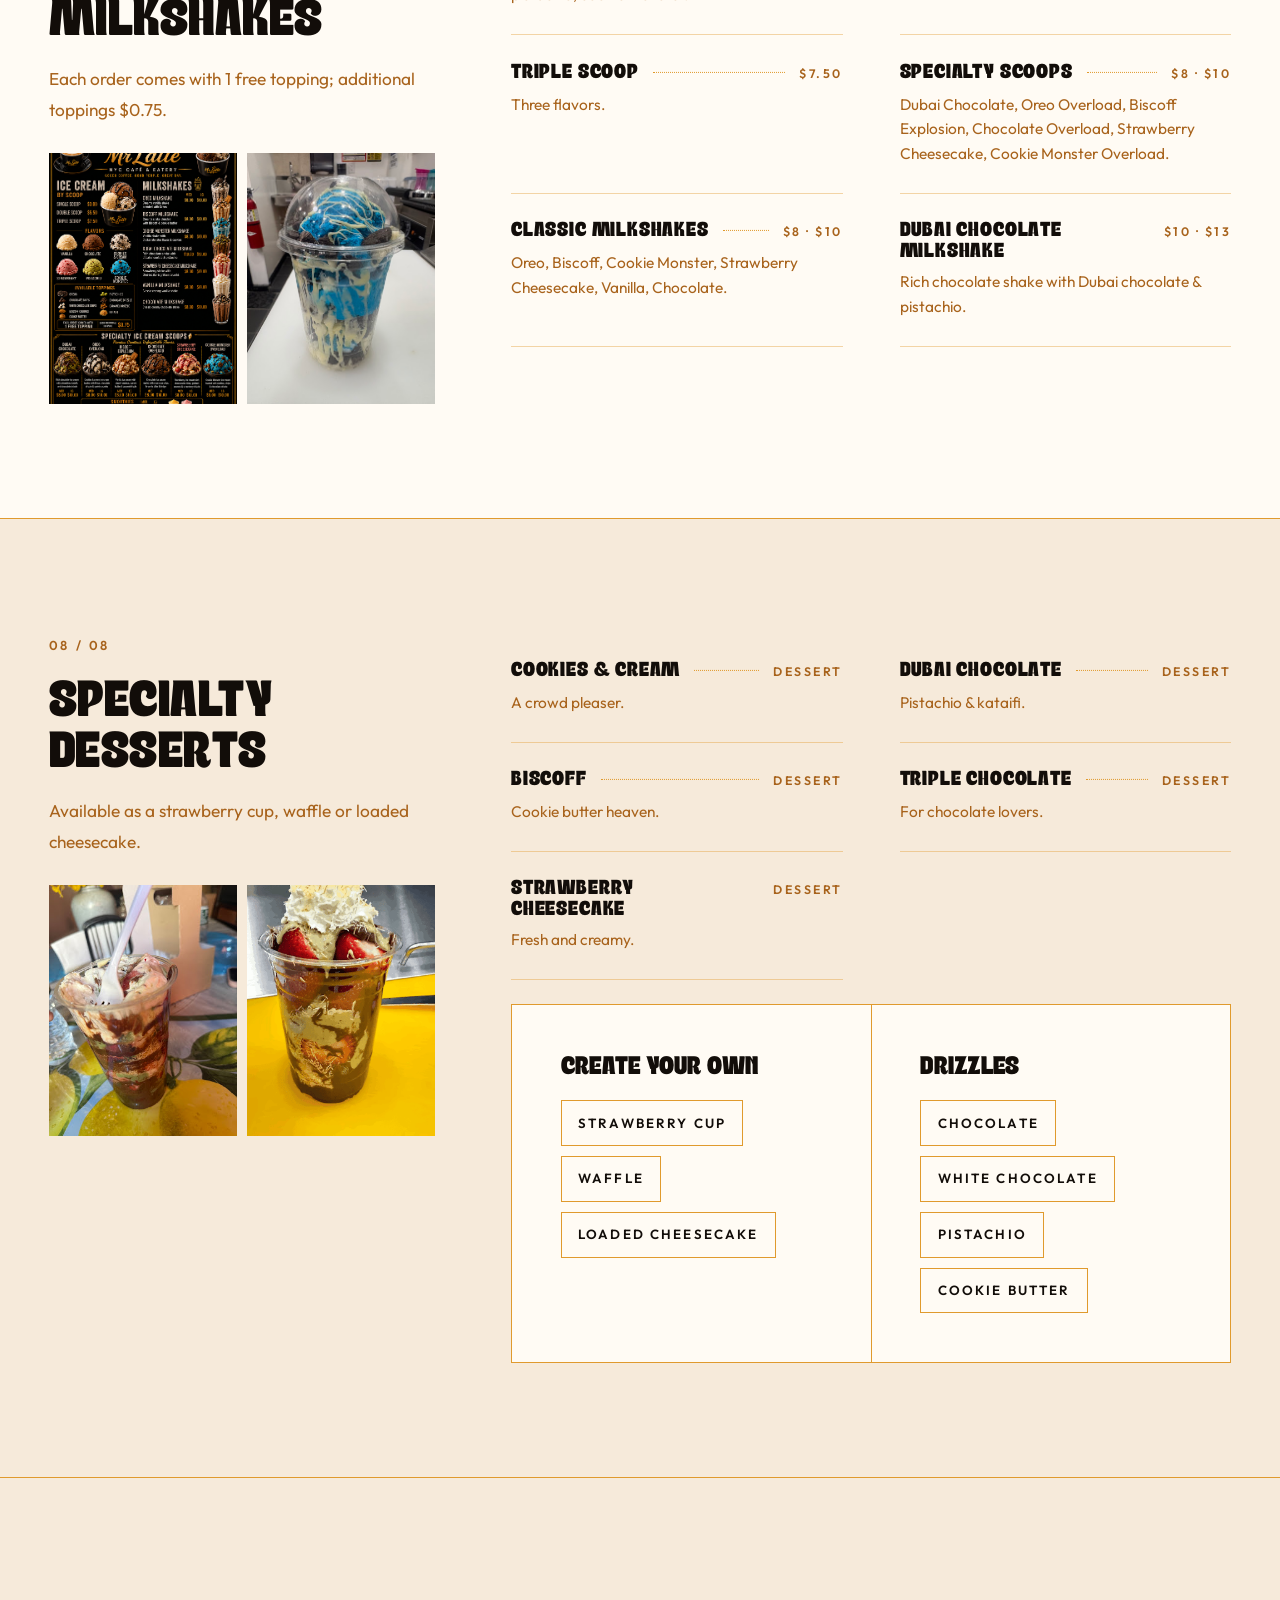
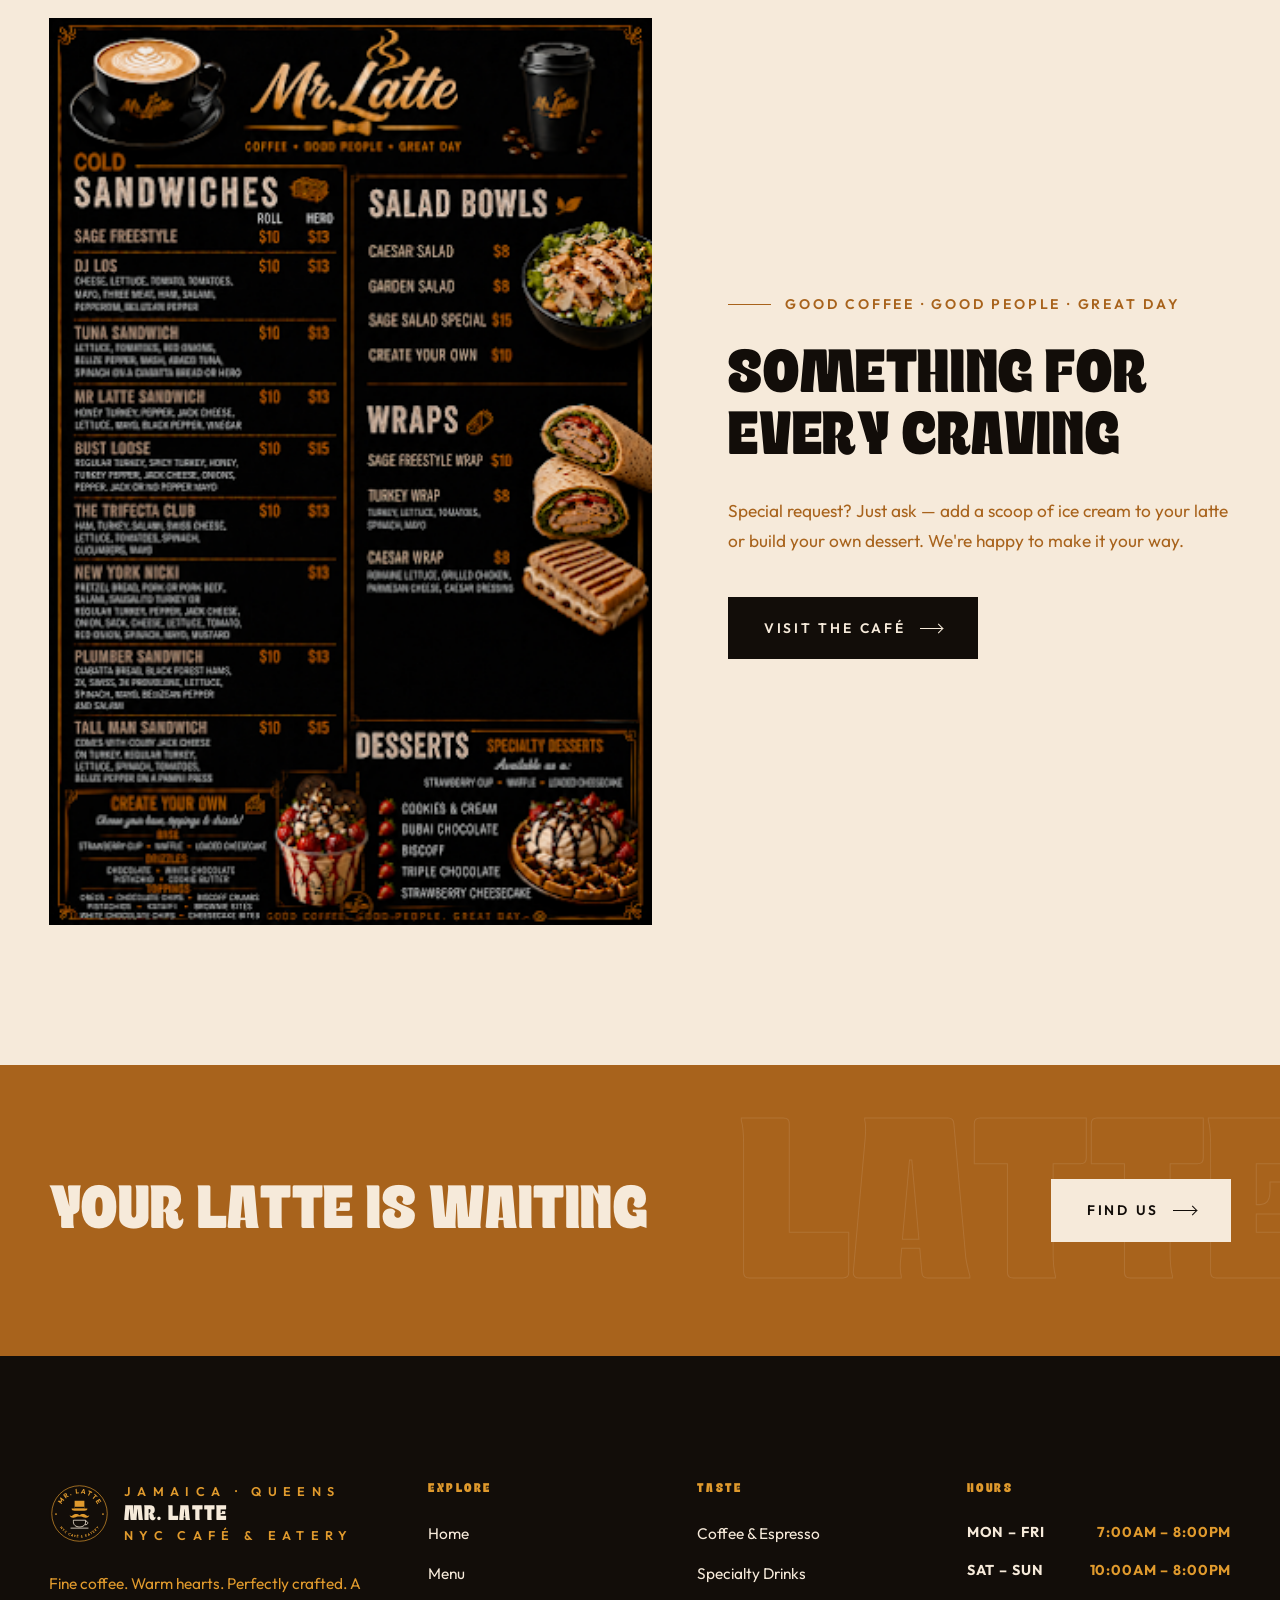
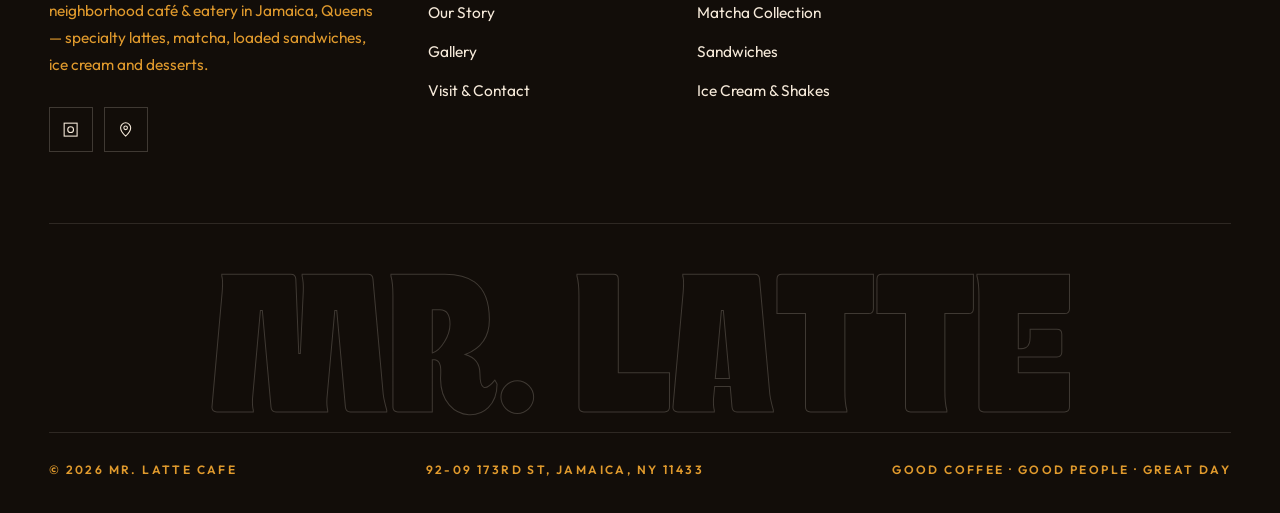
<file: menu.html>
<!DOCTYPE html>
<html lang="en">
<head>
  <meta charset="UTF-8">
  <meta name="viewport" content="width=device-width, initial-scale=1.0">
  <title>Menu — MR. Latte Cafe</title>
  <meta name="description" content="The MR. Latte Cafe menu — coffee, espresso shots, specialty lattes, matcha, refreshers, smoothies, cold sandwiches, salad bowls, wraps, ice cream, milkshakes and desserts in Jamaica, Queens.">
  <meta name="theme-color" content="#120D09">
  <meta property="og:title" content="Menu — MR. Latte Cafe">
  <meta property="og:description" content="The MR. Latte Cafe menu — coffee, espresso shots, specialty lattes, matcha, refreshers, smoothies, cold sandwiches, salad bowls, wraps, ice cream, milkshakes and desserts in Jamaica, Queens.">
  <meta property="og:image" content="assets/images/unnamed.jpg">
  <link rel="icon" href="assets/logo.svg" type="image/svg+xml">
  <link rel="preconnect" href="https://fonts.googleapis.com">
  <link rel="preconnect" href="https://fonts.gstatic.com" crossorigin>
  <link href="https://fonts.googleapis.com/css2?family=Outfit:wght@400;500;600;700&display=swap" rel="stylesheet">
  <link rel="stylesheet" href="css/style.css">
</head>
<body>

<header class="site-header">
  <div class="topbar">
    <div class="container">
      <div class="t-items"><span class="diamond"></span><span>Mon – Fri 7:00AM – 8:00PM</span><span class="t-hide">·</span><span class="t-hide">Sat – Sun 10:00AM – 8:00PM</span></div>
      <div class="t-items t-hide"><a href="https://www.instagram.com/mrlattecafe/" target="_blank" rel="noopener">@mrlattecafe</a><span>·</span><span>92-09 173rd St, Jamaica, NY</span></div>
    </div>
  </div>
  <nav class="navbar" aria-label="Main">
    <div class="container">
      <a href="index.html" class="logo" aria-label="MR. Latte Cafe home">
        <span class="logo-mark"><img src="assets/logo.svg" alt="" width="60" height="60"></span>
        <span class="logo-text"><small>JAMAICA · QUEENS</small><strong>MR. LATTE</strong><small>NYC CAFÉ &amp; EATERY</small></span>
      </a>
      <ul class="nav-links">
        <li><a href="index.html">Home</a></li>
        <li><a href="menu.html" class="active" aria-current="page">Menu</a></li>
        <li><a href="about.html">Our Story</a></li>
        <li><a href="gallery.html">Gallery</a></li>
        <li><a href="visit.html">Visit</a></li>
      </ul>
      <a href="visit.html" class="btn btn--light nav-cta">Find Us <span class="arrow"></span></a>
      <button class="menu-toggle" aria-label="Open menu" aria-expanded="false"><span></span><span></span><span></span></button>
    </div>
  </nav>
</header>

<div class="mobile-nav" aria-label="Mobile">
  <a class="m-link" href="index.html"><small>01</small>Home</a>
  <a class="m-link" href="menu.html"><small>02</small>Menu</a>
  <a class="m-link" href="about.html"><small>03</small>Our Story</a>
  <a class="m-link" href="gallery.html"><small>04</small>Gallery</a>
  <a class="m-link" href="visit.html"><small>05</small>Visit</a>
  <div class="m-foot">Mon – Fri 7:00AM – 8:00PM<br>Sat – Sun 10:00AM – 8:00PM<br>92-09 173rd St, Jamaica, NY 11433<br><a href="https://www.instagram.com/mrlattecafe/" target="_blank" rel="noopener">@mrlattecafe</a></div>
</div>

<main>
<section class="page-hero">
  <div class="bg" data-parallax style="background-image:url('assets/images/unnamed%20%2812%29.jpg')"></div>
  <div class="container">
    <div class="crumbs"><a href="index.html">Home</a><span class="diamond"></span><span>Menu</span></div>
    <div class="hero-foot">
      <div>
        <h1>The Menu</h1>
        <p class="lead">Fine coffee. Warm hearts. Perfectly crafted. Prices shown medium / large — ask about the blends available today.</p>
      </div>
      <a href="#coffee" class="btn btn--light">Start with Coffee <span class="arrow"></span></a>
    </div>
  </div>
</section>

<nav class="menu-nav" aria-label="Menu sections">
  <div class="container">
    <a href="#coffee" class="active">Coffee &amp; Espresso</a>
    <a href="#specialty">Specialty Drinks</a>
    <a href="#matcha">Matcha</a>
    <a href="#refreshers">Refreshers &amp; Smoothies</a>
    <a href="#sandwiches">Sandwiches</a>
    <a href="#salads">Salads &amp; Wraps</a>
    <a href="#icecream">Ice Cream &amp; Shakes</a>
    <a href="#desserts">Desserts</a>
  </div>
</nav>

<!-- 01 COFFEE -->
<section class="menu-block bg-white" id="coffee">
  <div class="container">
    <div class="menu-block-grid">
      <div class="menu-block-head reveal">
        <span class="num">01 / 08</span>
        <h2>Coffee &amp; Espresso</h2>
        <p>Served iced or hot. Ask about the blends available today.</p>
        <div class="media"><img src="assets/images/unnamed%20%2810%29.png" alt="MR. Latte coffee and espresso menu" loading="lazy"></div>
      </div>
      <div>
        <div class="menu-items reveal">
          <div class="menu-item"><div class="menu-item-top"><h3>Coffee</h3><span class="dots"></span><span class="note">$3.00 · $4.00</span></div><p>Iced +$1.</p></div>
          <div class="menu-item"><div class="menu-item-top"><h3>Latte</h3><span class="dots"></span><span class="note">$5.00 · $6.00</span></div><p>Iced +$1.</p></div>
          <div class="menu-item"><div class="menu-item-top"><h3>Cappuccino</h3><span class="dots"></span><span class="note">$5.00 · $6.00</span></div><p>Iced +$1.</p></div>
          <div class="menu-item"><div class="menu-item-top"><h3>Bustelo Espresso</h3><span class="dots"></span><span class="note">$3 · $5 · $7</span></div><p>Single, double or triple shot.</p></div>
          <div class="menu-item"><div class="menu-item-top"><h3>Italian Espresso</h3><span class="dots"></span><span class="note">$3 · $5 · $7</span></div><p>Single, double or triple shot.</p></div>
          <div class="menu-item"><div class="menu-item-top"><h3>Belize Espresso</h3><span class="dots"></span><span class="note">$3 · $5 · $7</span></div><p>Single, double or triple shot.</p></div>
        </div>
        <div class="custom-grid reveal" style="margin-top:24px">
          <div><h3>Extras · $0.75</h3><ul><li>Whipped Cream</li><li>Oat Milk</li><li>Almond Milk</li></ul></div>
          <div><h3>Syrups · $0.75</h3><ul><li>Chocolate</li><li>White Chocolate</li><li>Pistachio</li><li>Biscoff</li></ul></div>
        </div>
      </div>
    </div>
  </div>
</section>

<!-- 02 SPECIALTY -->
<section class="menu-block bg-cream" id="specialty">
  <div class="container">
    <div class="menu-block-grid">
      <div class="menu-block-head reveal">
        <span class="num">02 / 08</span>
        <h2>Specialty Drinks</h2>
        <p>Cold &amp; hot — medium $7.00 / large $9.00.</p>
        <div class="media duo">
          <img src="assets/images/unnamed%20%2820%29.jpg" alt="Frozen coffee with whipped cream" loading="lazy">
          <img src="assets/images/unnamed%20%2858%29.jpg" alt="Iced caramel specialty drink" loading="lazy">
        </div>
      </div>
      <div>
        <div class="feature-drink reveal">
          <div class="media"><img src="assets/images/unnamed%20%2848%29.jpg" alt="Iced mocha specialty drink" loading="lazy"></div>
          <div class="body">
            <span class="kind">House Signature</span>
            <h3>You Better Belize It</h3>
            <p>Condensed milk, evaporated milk, brown sugar, cinnamon &amp; our signature espresso.</p>
            <div class="chips" style="margin-top:22px"><span class="chip chip--dark">$7.00 · $9.00</span><span class="chip chip--dark">Iced or Hot</span></div>
          </div>
        </div>
        <div class="menu-items reveal" style="margin-top:24px">
          <div class="menu-item"><div class="menu-item-top"><h3>Santa Elena on Ice</h3><span class="dots"></span><span class="note">$7 · $9</span></div><p>Chocolate syrup, caramel, whole milk, ice blend, cinnamon, brown sugar, espresso.</p></div>
          <div class="menu-item"><div class="menu-item-top"><h3>Botista on Ice</h3><span class="dots"></span><span class="note">$7 · $9</span></div><p>Chocolate syrup, caramel, whole milk, ice blend, cinnamon, brown sugar, espresso.</p></div>
          <div class="menu-item"><div class="menu-item-top"><h3>Guatemalan</h3><span class="dots"></span><span class="note">$7 · $9</span></div><p>Rich coffee, condensed milk, brown sugar, fresh vanilla.</p></div>
          <div class="menu-item"><div class="menu-item-top"><h3>Café Soso</h3><span class="dots"></span><span class="note">$7 · $9</span></div><p>Belize, espresso, vanilla syrup, caramel — one cup love!</p></div>
          <div class="menu-item"><div class="menu-item-top"><h3>The Omar Drink</h3><span class="dots"></span><span class="note">$7 · $9</span></div><p>Tang, condensed milk, oatmeal, Dominican vanilla.</p></div>
          <div class="menu-item"><div class="menu-item-top"><h3>The Jack</h3><span class="dots"></span><span class="note">$7 · $9</span></div><p>Double shot espresso, regular chocolate, Nestlé Quik, Italian espresso, chocolate chips.</p></div>
          <div class="menu-item"><div class="menu-item-top"><h3>Yaya Hot Coco</h3><span class="dots"></span><span class="note">Hot</span></div><p>Hershey cocoa, brown sugar, hot milk.</p></div>
          <div class="menu-item"><div class="menu-item-top"><h3>Flavored Lattes</h3><span class="dots"></span><span class="note">$7 · $9</span></div><p>Tiramisu, Cookies &amp; Cream, Biscoff, French Toast, Cookie Butter, Cinnamon Roll, Dubai, Tres Leche.</p></div>
        </div>
      </div>
    </div>
  </div>
</section>

<!-- 03 MATCHA -->
<section class="menu-block bg-white" id="matcha">
  <div class="container">
    <div class="menu-block-grid">
      <div class="menu-block-head reveal">
        <span class="num">03 / 08</span>
        <h2>Matcha Collection</h2>
        <p>Iced or hot — medium $6.00 / large $8.00.</p>
        <div class="media duo">
          <img src="assets/images/unnamed%20%2836%29.jpg" alt="Iced strawberry matcha" loading="lazy">
          <img src="assets/images/unnamed%20%2825%29.jpg" alt="Two iced matcha lattes" loading="lazy">
        </div>
      </div>
      <div class="menu-items reveal">
        <div class="menu-item"><div class="menu-item-top"><h3>Strawberry Matcha</h3><span class="dots"></span><span class="note">$6 · $8</span></div><p>A guest favorite.</p></div>
        <div class="menu-item"><div class="menu-item-top"><h3>Matcha Latte</h3><span class="dots"></span><span class="note">$6 · $8</span></div><p>Smooth and simple.</p></div>
        <div class="menu-item"><div class="menu-item-top"><h3>Tres Leche Matcha</h3><span class="dots"></span><span class="note">$6 · $8</span></div><p>Sweet and creamy.</p></div>
        <div class="menu-item"><div class="menu-item-top"><h3>Banana Bread Matcha Latte</h3><span class="dots"></span><span class="note">$6 · $8</span></div><p>Sweet and comforting.</p></div>
        <div class="menu-item"><div class="menu-item-top"><h3>Brown Sugar Matcha Latte</h3><span class="dots"></span><span class="note">$6 · $8</span></div><p>Caramel notes.</p></div>
      </div>
    </div>
  </div>
</section>

<!-- 04 REFRESHERS -->
<section class="menu-block bg-cream" id="refreshers">
  <div class="container">
    <div class="menu-block-grid">
      <div class="menu-block-head reveal">
        <span class="num">04 / 08</span>
        <h2>Refreshers &amp; Smoothies</h2>
        <p>Refreshers are iced only.</p>
        <div class="media"><img src="assets/images/unnamed%20%2861%29.jpg" alt="Strawberry smoothie" loading="lazy"></div>
      </div>
      <div class="menu-items reveal">
        <div class="menu-item"><div class="menu-item-top"><h3>Cool Runner</h3><span class="dots"></span><span class="note">$5.25</span></div><p>Coconut water, Nestlé Quik strawberry, fresh strawberry, splash of vanilla.</p></div>
        <div class="menu-item"><div class="menu-item-top"><h3>Strawberry Lemonade</h3><span class="dots"></span><span class="note">$4.00</span></div><p>Sweet and tart.</p></div>
        <div class="menu-item"><div class="menu-item-top"><h3>Peach Iced Tea</h3><span class="dots"></span><span class="note">$3.00</span></div><p>Cool and fruity.</p></div>
        <div class="menu-item"><div class="menu-item-top"><h3>Strawberry Banana Smoothie</h3><span class="dots"></span><span class="note">$7.00 · $8.50</span></div><p>Blended fresh.</p></div>
        <div class="menu-item"><div class="menu-item-top"><h3>Mango Smoothie</h3><span class="dots"></span><span class="note">$7.00 · $8.50</span></div><p>Tropical and smooth.</p></div>
      </div>
    </div>
  </div>
</section>

<!-- 05 SANDWICHES -->
<section class="menu-block bg-white" id="sandwiches">
  <div class="container">
    <div class="menu-block-grid">
      <div class="menu-block-head reveal">
        <span class="num">05 / 08</span>
        <h2>Cold Sandwiches</h2>
        <p>On a roll or a hero.</p>
        <div class="media duo">
          <img src="assets/images/unnamed%20%286%29.jpg" alt="Turkey hero sandwich" loading="lazy">
          <img src="assets/images/unnamed%20%289%29.jpg" alt="Sub sandwich" loading="lazy">
        </div>
      </div>
      <div class="menu-items reveal">
        <div class="menu-item"><div class="menu-item-top"><h3>Sage Freestyle</h3><span class="dots"></span><span class="note">$10 · $13</span></div><p>Build it freestyle.</p></div>
        <div class="menu-item"><div class="menu-item-top"><h3>DJ Los</h3><span class="dots"></span><span class="note">$10 · $13</span></div><p>Cheese, lettuce, tomatoes, mayo, three meat, ham, salami, pepperoni, Belizean pepper.</p></div>
        <div class="menu-item"><div class="menu-item-top"><h3>Tuna Sandwich</h3><span class="dots"></span><span class="note">$10 · $13</span></div><p>Lettuce, tomatoes, red onions, Belize pepper and spinach on ciabatta or hero.</p></div>
        <div class="menu-item"><div class="menu-item-top"><h3>Mr Latte Sandwich</h3><span class="dots"></span><span class="note">$10 · $13</span></div><p>Honey turkey, pepper jack cheese, lettuce, mayo, black pepper, vinegar.</p></div>
        <div class="menu-item"><div class="menu-item-top"><h3>Bust Loose</h3><span class="dots"></span><span class="note">$10 · $15</span></div><p>Regular turkey, spicy turkey, honey turkey, pepper jack cheese, onions, pepper mayo.</p></div>
        <div class="menu-item"><div class="menu-item-top"><h3>The Trifecta Club</h3><span class="dots"></span><span class="note">$10 · $13</span></div><p>Ham, turkey, salami, Swiss cheese, lettuce, tomatoes, spinach, cucumbers, mayo.</p></div>
        <div class="menu-item"><div class="menu-item-top"><h3>New York Nicki</h3><span class="dots"></span><span class="note">$13</span></div><p>On pretzel bread with salami, turkey, pepper jack and fresh fixings.</p></div>
        <div class="menu-item"><div class="menu-item-top"><h3>Plumber Sandwich</h3><span class="dots"></span><span class="note">$10 · $13</span></div><p>Ciabatta, Black Forest ham, Swiss, provolone, lettuce, spinach, Belizean pepper, salami.</p></div>
        <div class="menu-item"><div class="menu-item-top"><h3>Tall Man Sandwich</h3><span class="dots"></span><span class="note">$10 · $15</span></div><p>Colby jack on turkey, lettuce, spinach, tomatoes, Belize pepper — on a panini press.</p></div>
      </div>
    </div>
  </div>
</section>

<!-- 06 SALADS & WRAPS -->
<section class="menu-block bg-cream" id="salads">
  <div class="container">
    <div class="menu-block-grid">
      <div class="menu-block-head reveal">
        <span class="num">06 / 08</span>
        <h2>Salad Bowls &amp; Wraps</h2>
        <p>Fresh, filling and ready to go.</p>
        <div class="media duo">
          <img src="assets/images/unnamed%20%2849%29.jpg" alt="Chicken wrap" loading="lazy">
          <img src="assets/images/unnamed%20%2859%29.jpg" alt="Wrap in a to-go container" loading="lazy">
        </div>
      </div>
      <div class="menu-items reveal">
        <div class="menu-item"><div class="menu-item-top"><h3>Caesar Salad</h3><span class="dots"></span><span class="note">$8</span></div><p>Classic Caesar.</p></div>
        <div class="menu-item"><div class="menu-item-top"><h3>Garden Salad</h3><span class="dots"></span><span class="note">$8</span></div><p>Fresh greens.</p></div>
        <div class="menu-item"><div class="menu-item-top"><h3>Sage Salad Special</h3><span class="dots"></span><span class="note">$15</span></div><p>The house special.</p></div>
        <div class="menu-item"><div class="menu-item-top"><h3>Create Your Own</h3><span class="dots"></span><span class="note">$10</span></div><p>Your bowl, your way.</p></div>
        <div class="menu-item"><div class="menu-item-top"><h3>Sage Freestyle Wrap</h3><span class="dots"></span><span class="note">$10</span></div><p>Freestyle, wrapped.</p></div>
        <div class="menu-item"><div class="menu-item-top"><h3>Turkey Wrap</h3><span class="dots"></span><span class="note">$8</span></div><p>Turkey, lettuce, tomatoes, spinach, mayo.</p></div>
        <div class="menu-item"><div class="menu-item-top"><h3>Caesar Wrap</h3><span class="dots"></span><span class="note">$8</span></div><p>Romaine, grilled chicken, parmesan, Caesar dressing.</p></div>
      </div>
    </div>
  </div>
</section>

<!-- 07 ICE CREAM -->
<section class="menu-block bg-white" id="icecream">
  <div class="container">
    <div class="menu-block-grid">
      <div class="menu-block-head reveal">
        <span class="num">07 / 08</span>
        <h2>Ice Cream &amp; Milkshakes</h2>
        <p>Each order comes with 1 free topping; additional toppings $0.75.</p>
        <div class="media duo">
          <img src="assets/images/unnamed%20%288%29.png" alt="MR. Latte ice cream and milkshake menu" loading="lazy">
          <img src="assets/images/unnamed%20%2828%29.jpg" alt="Cookie Monster milkshake" loading="lazy">
        </div>
      </div>
      <div class="menu-items reveal">
        <div class="menu-item"><div class="menu-item-top"><h3>Single Scoop</h3><span class="dots"></span><span class="note">$3.00</span></div><p>Vanilla, chocolate, cookies &amp; cream, strawberry, pistachio, cookie monster.</p></div>
        <div class="menu-item"><div class="menu-item-top"><h3>Double Scoop</h3><span class="dots"></span><span class="note">$5.50</span></div><p>Two flavors.</p></div>
        <div class="menu-item"><div class="menu-item-top"><h3>Triple Scoop</h3><span class="dots"></span><span class="note">$7.50</span></div><p>Three flavors.</p></div>
        <div class="menu-item"><div class="menu-item-top"><h3>Specialty Scoops</h3><span class="dots"></span><span class="note">$8 · $10</span></div><p>Dubai Chocolate, Oreo Overload, Biscoff Explosion, Chocolate Overload, Strawberry Cheesecake, Cookie Monster Overload.</p></div>
        <div class="menu-item"><div class="menu-item-top"><h3>Classic Milkshakes</h3><span class="dots"></span><span class="note">$8 · $10</span></div><p>Oreo, Biscoff, Cookie Monster, Strawberry Cheesecake, Vanilla, Chocolate.</p></div>
        <div class="menu-item"><div class="menu-item-top"><h3>Dubai Chocolate Milkshake</h3><span class="dots"></span><span class="note">$10 · $13</span></div><p>Rich chocolate shake with Dubai chocolate &amp; pistachio.</p></div>
      </div>
    </div>
  </div>
</section>

<!-- 08 DESSERTS -->
<section class="menu-block bg-cream" id="desserts">
  <div class="container">
    <div class="menu-block-grid">
      <div class="menu-block-head reveal">
        <span class="num">08 / 08</span>
        <h2>Specialty Desserts</h2>
        <p>Available as a strawberry cup, waffle or loaded cheesecake.</p>
        <div class="media duo">
          <img src="assets/images/unnamed%20%288%29.jpg" alt="Strawberry dessert cup" loading="lazy">
          <img src="assets/images/unnamed%20%281%29.png" alt="Loaded strawberry dessert cup" loading="lazy">
        </div>
      </div>
      <div>
        <div class="menu-items reveal">
          <div class="menu-item"><div class="menu-item-top"><h3>Cookies &amp; Cream</h3><span class="dots"></span><span class="note">Dessert</span></div><p>A crowd pleaser.</p></div>
          <div class="menu-item"><div class="menu-item-top"><h3>Dubai Chocolate</h3><span class="dots"></span><span class="note">Dessert</span></div><p>Pistachio &amp; kataifi.</p></div>
          <div class="menu-item"><div class="menu-item-top"><h3>Biscoff</h3><span class="dots"></span><span class="note">Dessert</span></div><p>Cookie butter heaven.</p></div>
          <div class="menu-item"><div class="menu-item-top"><h3>Triple Chocolate</h3><span class="dots"></span><span class="note">Dessert</span></div><p>For chocolate lovers.</p></div>
          <div class="menu-item"><div class="menu-item-top"><h3>Strawberry Cheesecake</h3><span class="dots"></span><span class="note">Dessert</span></div><p>Fresh and creamy.</p></div>
        </div>
        <div class="custom-grid reveal" style="margin-top:24px">
          <div><h3>Create Your Own</h3><ul><li>Strawberry Cup</li><li>Waffle</li><li>Loaded Cheesecake</li></ul></div>
          <div><h3>Drizzles</h3><ul><li>Chocolate</li><li>White Chocolate</li><li>Pistachio</li><li>Cookie Butter</li></ul></div>
        </div>
      </div>
    </div>
  </div>
</section>

<!-- PRINTED MENU -->
<section class="section bg-cream">
  <div class="container board-band">
    <div class="media reveal"><img src="assets/images/unnamed%20%289%29.png" alt="MR. Latte sandwiches, salads and desserts menu" loading="lazy"></div>
    <div class="text-block">
      <span class="eyebrow reveal">Good Coffee · Good People · Great Day</span>
      <h2 class="reveal">Something for Every Craving</h2>
      <p class="muted reveal">Special request? Just ask — add a scoop of ice cream to your latte or build your own dessert. We're happy to make it your way.</p>
      <a href="visit.html" class="btn reveal">Visit the Café <span class="arrow"></span></a>
    </div>
  </div>
</section>

<section class="cta-band">
  <div class="ghost-word" aria-hidden="true">Latte</div>
  <div class="container">
    <h2 class="reveal">Your Latte Is Waiting</h2>
    <a href="visit.html" class="btn btn--light reveal">Find Us <span class="arrow"></span></a>
  </div>
</section>
</main>

<footer class="site-footer">
  <div class="container">
    <div class="footer-top">
      <div>
        <a href="index.html" class="logo">
          <span class="logo-mark"><img src="assets/logo.svg" alt="" width="60" height="60"></span>
          <span class="logo-text"><small>JAMAICA · QUEENS</small><strong>MR. LATTE</strong><small>NYC CAFÉ &amp; EATERY</small></span>
        </a>
        <p>Fine coffee. Warm hearts. Perfectly crafted. A neighborhood café &amp; eatery in Jamaica, Queens — specialty lattes, matcha, loaded sandwiches, ice cream and desserts.</p>
        <div class="socials">
          <a href="https://www.instagram.com/mrlattecafe/" target="_blank" rel="noopener" aria-label="Instagram @mrlattecafe"><svg viewBox="0 0 24 24"><rect x="3" y="3" width="18" height="18"/><circle cx="12" cy="12" r="4"/><path d="M17.5 6.5h.01"/></svg></a>
          <a href="https://www.google.com/maps/place/MR.+Latte+Cafe/@40.7076,-73.7969082,15z/data=!4m6!3m5!1s0x89c261dd282405bf:0x7a6c398e35bcdabf!8m2!3d40.7076011!4d-73.7865352!16s%2Fg%2F11npbhz19h" target="_blank" rel="noopener" aria-label="MR. Latte Cafe on Google Maps"><svg viewBox="0 0 24 24"><path d="M12 21s-7-6.2-7-11.5A7 7 0 0 1 19 9.5C19 14.8 12 21 12 21z"/><circle cx="12" cy="9.5" r="2.5"/></svg></a>
        </div>
      </div>
      <div>
        <h4>Explore</h4>
        <ul>
          <li><a href="index.html">Home</a></li>
          <li><a href="menu.html">Menu</a></li>
          <li><a href="about.html">Our Story</a></li>
          <li><a href="gallery.html">Gallery</a></li>
          <li><a href="visit.html">Visit &amp; Contact</a></li>
        </ul>
      </div>
      <div>
        <h4>Taste</h4>
        <ul>
          <li><a href="menu.html#coffee">Coffee &amp; Espresso</a></li>
          <li><a href="menu.html#specialty">Specialty Drinks</a></li>
          <li><a href="menu.html#matcha">Matcha Collection</a></li>
          <li><a href="menu.html#sandwiches">Sandwiches</a></li>
          <li><a href="menu.html#icecream">Ice Cream &amp; Shakes</a></li>
        </ul>
      </div>
      <div>
        <h4>Hours</h4>
        <ul class="footer-hours">
          <li><span>Mon – Fri</span><span>7:00AM – 8:00PM</span></li>
          <li><span>Sat – Sun</span><span>10:00AM – 8:00PM</span></li>
        </ul>
      </div>
    </div>
    <div class="footer-word" aria-hidden="true">Mr. Latte</div>
    <div class="footer-bottom">
      <span>© <span data-year>2026</span> MR. Latte Cafe</span>
      <span>92-09 173rd St, Jamaica, NY 11433</span>
      <span>Good Coffee · Good People · Great Day</span>
    </div>
  </div>
</footer>

<button class="back-top" aria-label="Back to top"><svg viewBox="0 0 24 24"><path d="M12 19V5M5 12l7-7 7 7"/></svg></button>

<script src="js/main.js"></script>
</body>
</html>
</file>
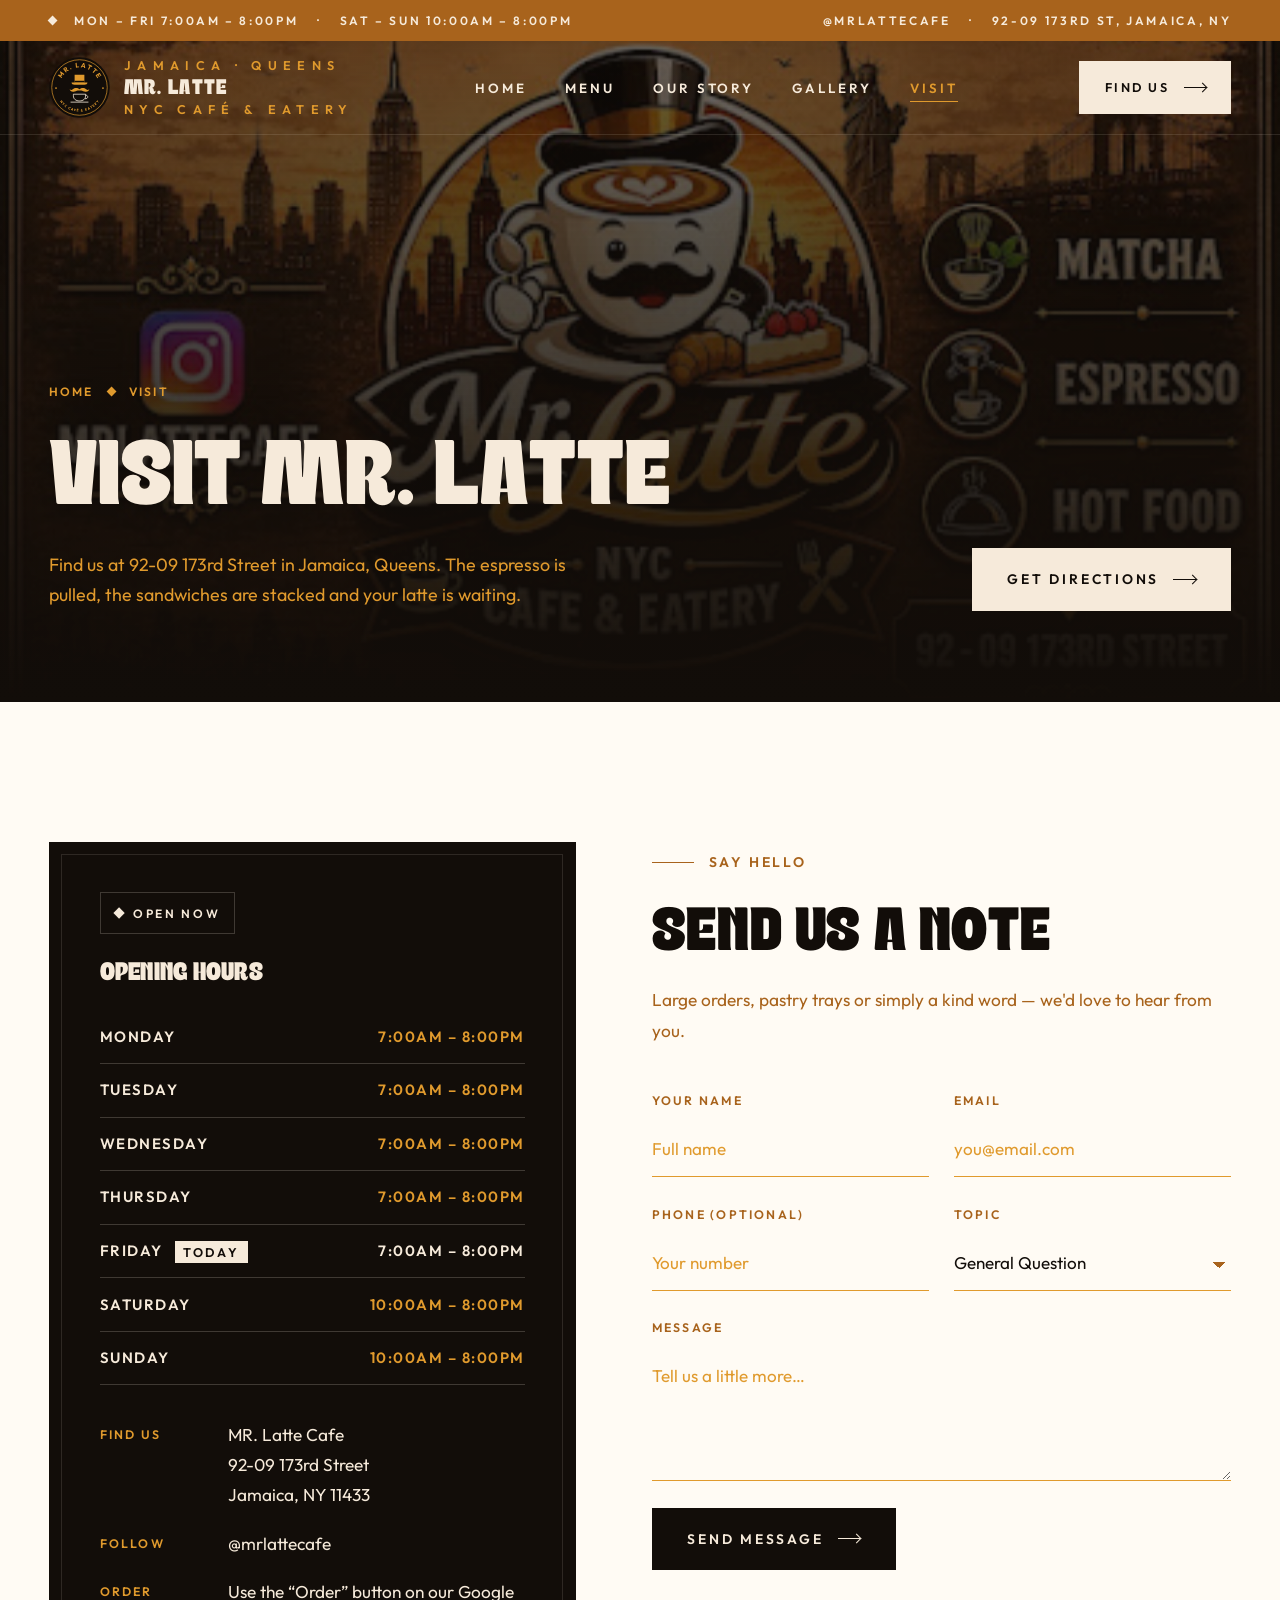
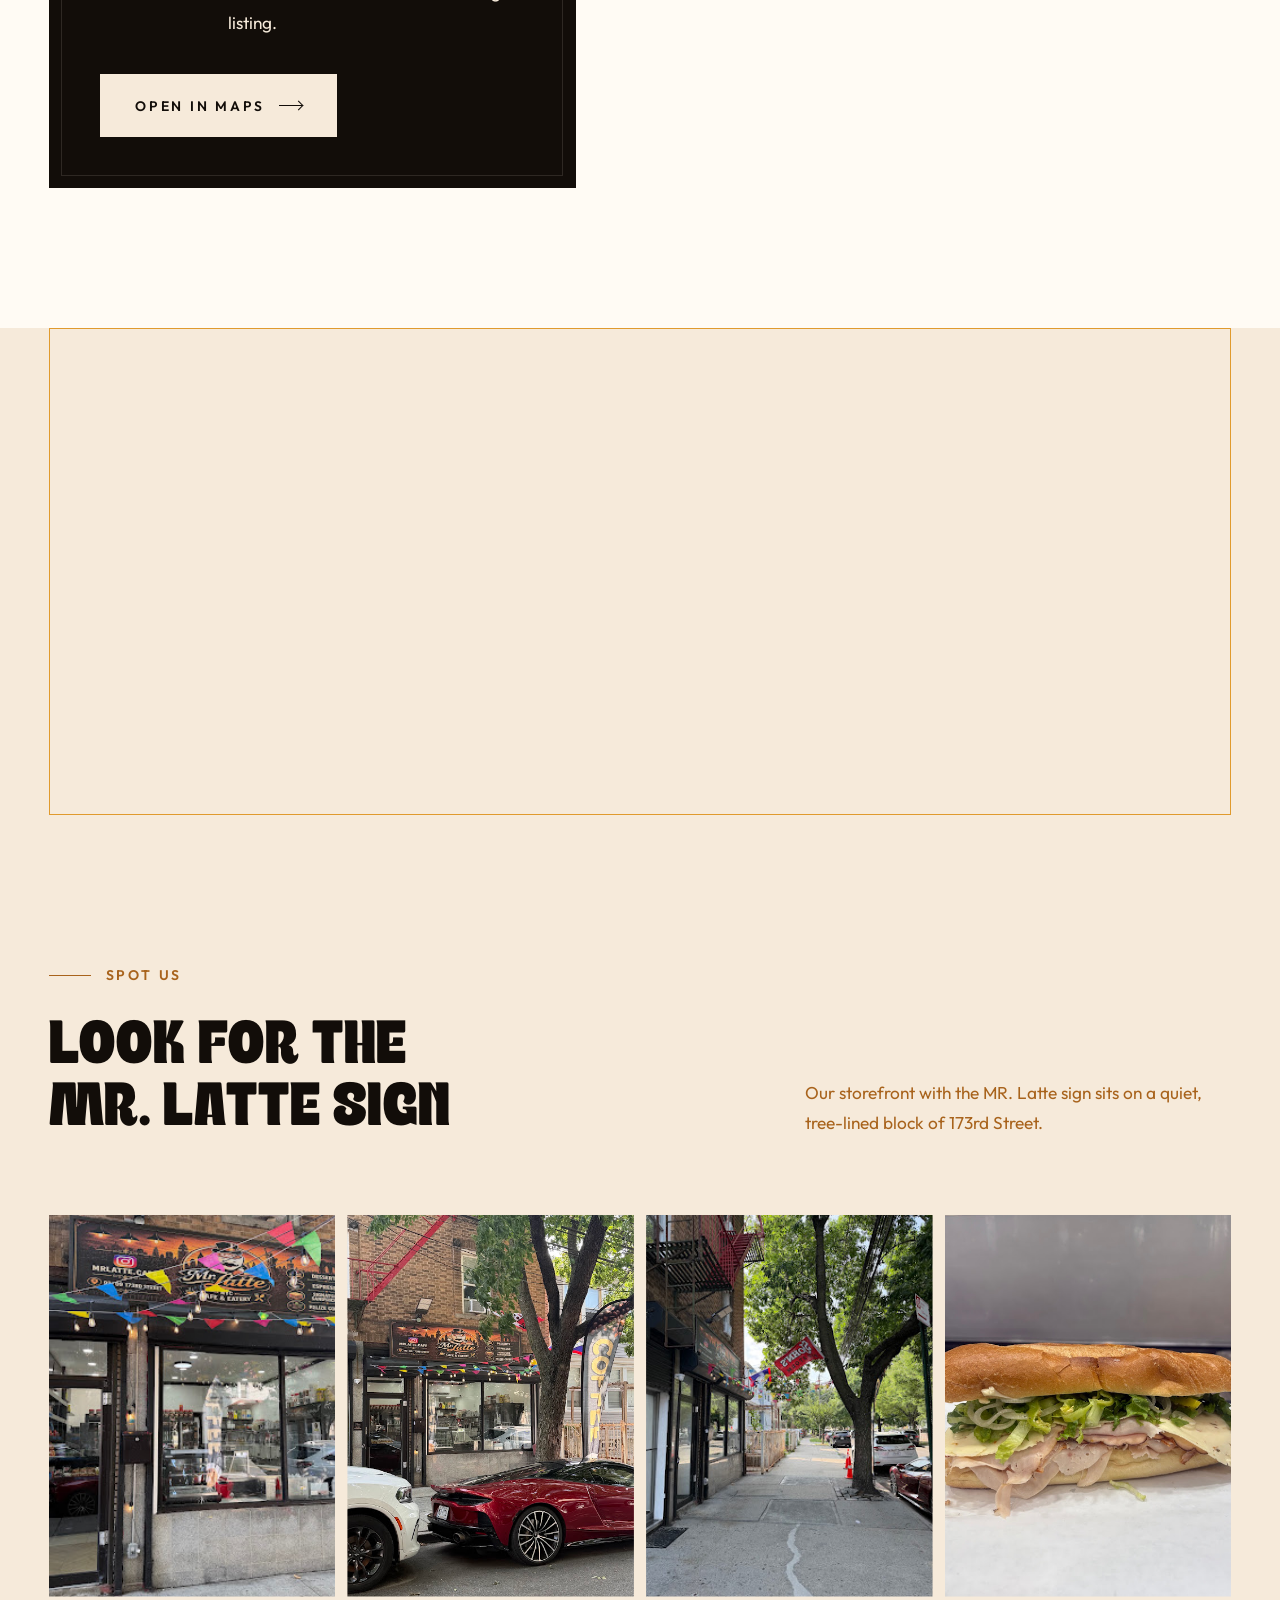
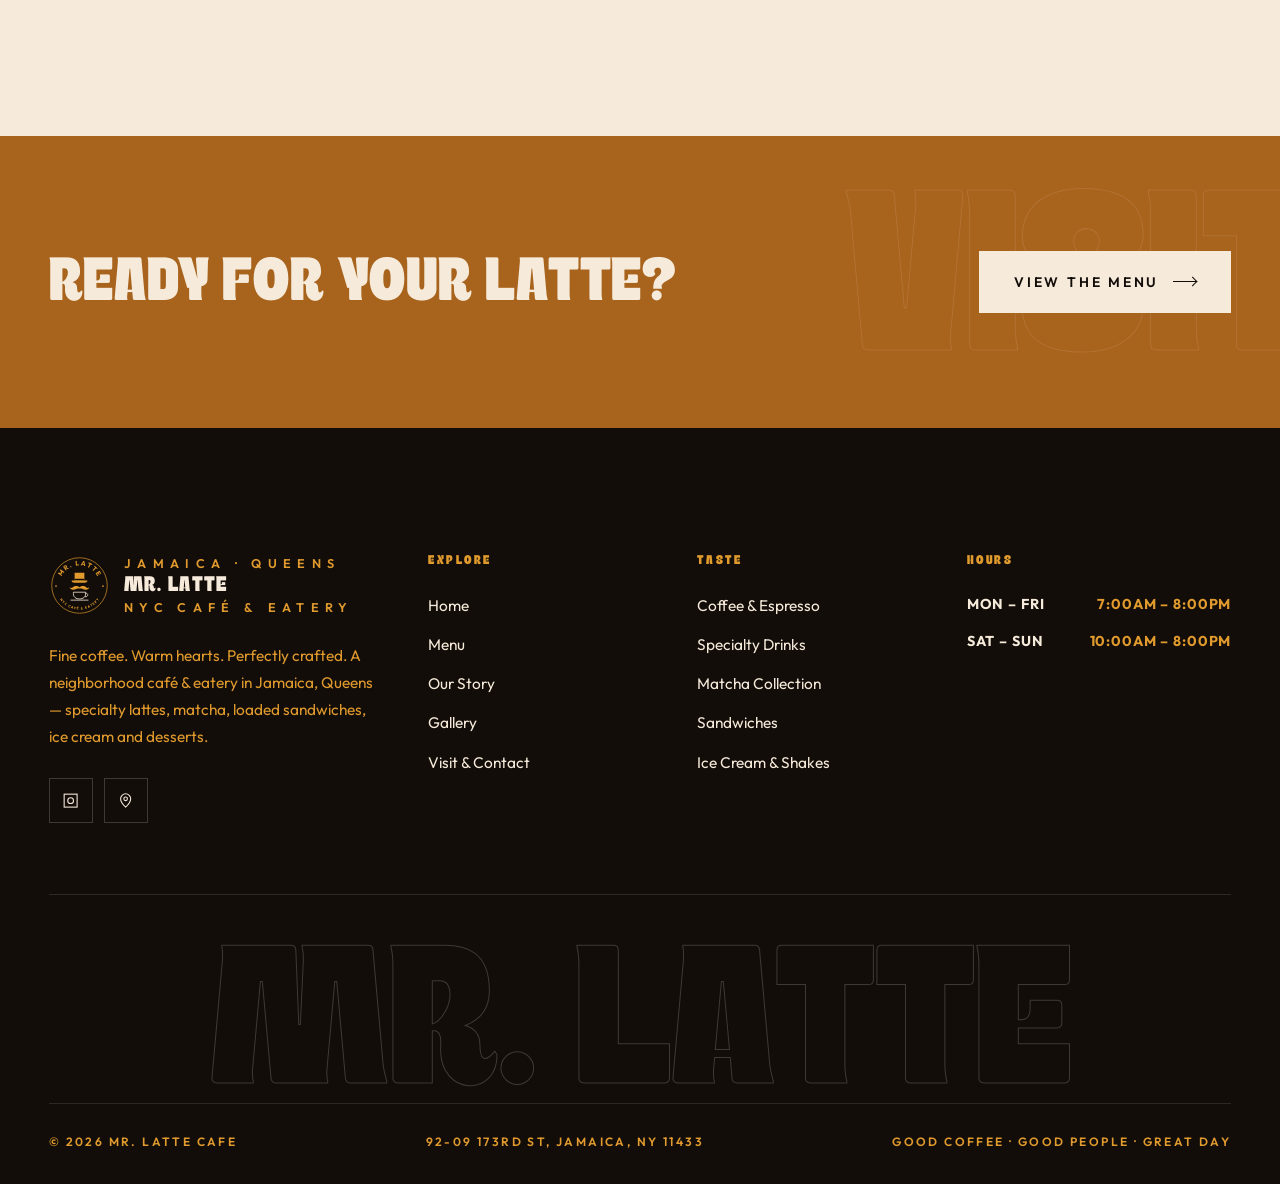
<file: visit.html>
<!DOCTYPE html>
<html lang="en">
<head>
  <meta charset="UTF-8">
  <meta name="viewport" content="width=device-width, initial-scale=1.0">
  <title>Visit & Contact — MR. Latte Cafe</title>
  <meta name="description" content="Find MR. Latte Cafe at 92-09 173rd St, Jamaica, Queens. Open Monday to Friday 7AM–8PM and weekends 10AM–8PM. Get directions, follow @mrlattecafe or send us a message.">
  <meta name="theme-color" content="#120D09">
  <meta property="og:title" content="Visit & Contact — MR. Latte Cafe">
  <meta property="og:description" content="Find MR. Latte Cafe at 92-09 173rd St, Jamaica, Queens. Open Monday to Friday 7AM–8PM and weekends 10AM–8PM. Get directions, follow @mrlattecafe or send us a message.">
  <meta property="og:image" content="assets/images/unnamed.jpg">
  <link rel="icon" href="assets/logo.svg" type="image/svg+xml">
  <link rel="preconnect" href="https://fonts.googleapis.com">
  <link rel="preconnect" href="https://fonts.gstatic.com" crossorigin>
  <link href="https://fonts.googleapis.com/css2?family=Outfit:wght@400;500;600;700&display=swap" rel="stylesheet">
  <link rel="stylesheet" href="css/style.css">
</head>
<body>

<header class="site-header">
  <div class="topbar">
    <div class="container">
      <div class="t-items"><span class="diamond"></span><span>Mon – Fri 7:00AM – 8:00PM</span><span class="t-hide">·</span><span class="t-hide">Sat – Sun 10:00AM – 8:00PM</span></div>
      <div class="t-items t-hide"><a href="https://www.instagram.com/mrlattecafe/" target="_blank" rel="noopener">@mrlattecafe</a><span>·</span><span>92-09 173rd St, Jamaica, NY</span></div>
    </div>
  </div>
  <nav class="navbar" aria-label="Main">
    <div class="container">
      <a href="index.html" class="logo" aria-label="MR. Latte Cafe home">
        <span class="logo-mark"><img src="assets/logo.svg" alt="" width="60" height="60"></span>
        <span class="logo-text"><small>JAMAICA · QUEENS</small><strong>MR. LATTE</strong><small>NYC CAFÉ &amp; EATERY</small></span>
      </a>
      <ul class="nav-links">
        <li><a href="index.html">Home</a></li>
        <li><a href="menu.html">Menu</a></li>
        <li><a href="about.html">Our Story</a></li>
        <li><a href="gallery.html">Gallery</a></li>
        <li><a href="visit.html" class="active" aria-current="page">Visit</a></li>
      </ul>
      <a href="visit.html" class="btn btn--light nav-cta">Find Us <span class="arrow"></span></a>
      <button class="menu-toggle" aria-label="Open menu" aria-expanded="false"><span></span><span></span><span></span></button>
    </div>
  </nav>
</header>

<div class="mobile-nav" aria-label="Mobile">
  <a class="m-link" href="index.html"><small>01</small>Home</a>
  <a class="m-link" href="menu.html"><small>02</small>Menu</a>
  <a class="m-link" href="about.html"><small>03</small>Our Story</a>
  <a class="m-link" href="gallery.html"><small>04</small>Gallery</a>
  <a class="m-link" href="visit.html"><small>05</small>Visit</a>
  <div class="m-foot">Mon – Fri 7:00AM – 8:00PM<br>Sat – Sun 10:00AM – 8:00PM<br>92-09 173rd St, Jamaica, NY 11433<br><a href="https://www.instagram.com/mrlattecafe/" target="_blank" rel="noopener">@mrlattecafe</a></div>
</div>

<main>
<section class="page-hero">
  <div class="bg" data-parallax style="background-image:url('assets/images/unnamed%20%2812%29.jpg')"></div>
  <div class="container">
    <div class="crumbs"><a href="index.html">Home</a><span class="diamond"></span><span>Visit</span></div>
    <div class="hero-foot">
      <div>
        <h1>Visit MR. Latte</h1>
        <p class="lead">Find us at 92-09 173rd Street in Jamaica, Queens. The espresso is pulled, the sandwiches are stacked and your latte is waiting.</p>
      </div>
      <a href="https://www.google.com/maps/place/MR.+Latte+Cafe/@40.7076,-73.7969082,15z/data=!4m6!3m5!1s0x89c261dd282405bf:0x7a6c398e35bcdabf!8m2!3d40.7076011!4d-73.7865352!16s%2Fg%2F11npbhz19h" target="_blank" rel="noopener" class="btn btn--light">Get Directions <span class="arrow"></span></a>
    </div>
  </div>
</section>

<section class="section bg-white">
  <div class="container contact-grid">
    <div class="card-dark reveal">
      <div class="status"><i></i><span>Checking hours…</span></div>
      <h3>Opening Hours</h3>
      <table class="hours">
        <tr data-day="1"><td>Monday</td><td>7:00AM – 8:00PM</td></tr>
        <tr data-day="2"><td>Tuesday</td><td>7:00AM – 8:00PM</td></tr>
        <tr data-day="3"><td>Wednesday</td><td>7:00AM – 8:00PM</td></tr>
        <tr data-day="4"><td>Thursday</td><td>7:00AM – 8:00PM</td></tr>
        <tr data-day="5"><td>Friday</td><td>7:00AM – 8:00PM</td></tr>
        <tr data-day="6"><td>Saturday</td><td>10:00AM – 8:00PM</td></tr>
        <tr data-day="0"><td>Sunday</td><td>10:00AM – 8:00PM</td></tr>
      </table>
      <div class="info-list">
        <div><span>Find Us</span><p>MR. Latte Cafe<br>92-09 173rd Street<br>Jamaica, NY 11433</p></div>
        <div><span>Follow</span><p><a href="https://www.instagram.com/mrlattecafe/" target="_blank" rel="noopener">@mrlattecafe</a></p></div>
        <div><span>Order</span><p>Use the “Order” button on our Google listing.</p></div>
      </div>
      <div class="btn-row">
        <a href="https://www.google.com/maps/place/MR.+Latte+Cafe/@40.7076,-73.7969082,15z/data=!4m6!3m5!1s0x89c261dd282405bf:0x7a6c398e35bcdabf!8m2!3d40.7076011!4d-73.7865352!16s%2Fg%2F11npbhz19h" target="_blank" rel="noopener" class="btn btn--light">Open in Maps <span class="arrow"></span></a>
      </div>
    </div>

    <div>
      <span class="eyebrow reveal">Say Hello</span>
      <h2 class="reveal" style="margin-bottom:22px">Send Us a Note</h2>
      <p class="muted reveal" style="margin-bottom:44px">Large orders, pastry trays or simply a kind word — we'd love to hear from you.</p>
      <form id="contact-form" class="form reveal" novalidate>
        <div class="field"><label for="f-name">Your Name</label><input id="f-name" name="name" type="text" placeholder="Full name" required></div>
        <div class="field"><label for="f-email">Email</label><input id="f-email" name="email" type="email" placeholder="you@email.com" required></div>
        <div class="field"><label for="f-phone">Phone (Optional)</label><input id="f-phone" name="phone" type="tel" placeholder="Your number"></div>
        <div class="field"><label for="f-topic">Topic</label>
          <select id="f-topic" name="topic">
            <option>General Question</option>
            <option>Catering &amp; Large Orders</option>
            <option>Private Events</option>
            <option>Feedback</option>
          </select>
        </div>
        <div class="field full"><label for="f-msg">Message</label><textarea id="f-msg" name="message" placeholder="Tell us a little more…" required></textarea></div>
        <button type="submit" class="btn">Send Message <span class="arrow"></span></button>
        <p class="form-note" role="status" aria-live="polite"></p>
      </form>
    </div>
  </div>
</section>

<section class="section bg-cream" style="padding-top:0">
  <div class="container">
    <div class="map-wrap reveal">
      <iframe title="Map to MR. Latte Cafe" src="https://www.google.com/maps?q=92-09+173rd+St,+Jamaica,+NY+11433&amp;ll=40.7076011,-73.7865352&amp;z=17&amp;output=embed" loading="lazy" referrerpolicy="no-referrer-when-downgrade"></iframe>
    </div>
  </div>
</section>

<section class="section bg-cream" style="padding-top:0">
  <div class="container">
    <div class="section-head">
      <div>
        <span class="eyebrow reveal">Spot Us</span>
        <h2 class="reveal">Look for the<br>MR. Latte Sign</h2>
      </div>
      <p class="muted reveal">Our storefront with the MR. Latte sign sits on a quiet, tree-lined block of 173rd Street.</p>
    </div>
    <div class="exterior-row">
      <figure class="reveal-img"><img src="assets/images/unnamed.jpg" alt="MR. Latte Cafe storefront" loading="lazy"></figure>
      <figure class="reveal-img d1"><img src="assets/images/unnamed%20%2823%29.jpg" alt="The storefront on a tree-lined block" loading="lazy"></figure>
      <figure class="reveal-img d2"><img src="assets/images/unnamed%20%2815%29.jpg" alt="The sidewalk on 173rd Street" loading="lazy"></figure>
      <figure class="reveal-img d3"><img src="assets/images/unnamed%20%289%29.jpg" alt="A fresh sub sandwich" loading="lazy"></figure>
    </div>
  </div>
</section>

<section class="cta-band">
  <div class="ghost-word" aria-hidden="true">Visit</div>
  <div class="container">
    <h2 class="reveal">Ready for Your Latte?</h2>
    <a href="menu.html" class="btn btn--light reveal">View the Menu <span class="arrow"></span></a>
  </div>
</section>
</main>

<footer class="site-footer">
  <div class="container">
    <div class="footer-top">
      <div>
        <a href="index.html" class="logo">
          <span class="logo-mark"><img src="assets/logo.svg" alt="" width="60" height="60"></span>
          <span class="logo-text"><small>JAMAICA · QUEENS</small><strong>MR. LATTE</strong><small>NYC CAFÉ &amp; EATERY</small></span>
        </a>
        <p>Fine coffee. Warm hearts. Perfectly crafted. A neighborhood café &amp; eatery in Jamaica, Queens — specialty lattes, matcha, loaded sandwiches, ice cream and desserts.</p>
        <div class="socials">
          <a href="https://www.instagram.com/mrlattecafe/" target="_blank" rel="noopener" aria-label="Instagram @mrlattecafe"><svg viewBox="0 0 24 24"><rect x="3" y="3" width="18" height="18"/><circle cx="12" cy="12" r="4"/><path d="M17.5 6.5h.01"/></svg></a>
          <a href="https://www.google.com/maps/place/MR.+Latte+Cafe/@40.7076,-73.7969082,15z/data=!4m6!3m5!1s0x89c261dd282405bf:0x7a6c398e35bcdabf!8m2!3d40.7076011!4d-73.7865352!16s%2Fg%2F11npbhz19h" target="_blank" rel="noopener" aria-label="MR. Latte Cafe on Google Maps"><svg viewBox="0 0 24 24"><path d="M12 21s-7-6.2-7-11.5A7 7 0 0 1 19 9.5C19 14.8 12 21 12 21z"/><circle cx="12" cy="9.5" r="2.5"/></svg></a>
        </div>
      </div>
      <div>
        <h4>Explore</h4>
        <ul>
          <li><a href="index.html">Home</a></li>
          <li><a href="menu.html">Menu</a></li>
          <li><a href="about.html">Our Story</a></li>
          <li><a href="gallery.html">Gallery</a></li>
          <li><a href="visit.html">Visit &amp; Contact</a></li>
        </ul>
      </div>
      <div>
        <h4>Taste</h4>
        <ul>
          <li><a href="menu.html#coffee">Coffee &amp; Espresso</a></li>
          <li><a href="menu.html#specialty">Specialty Drinks</a></li>
          <li><a href="menu.html#matcha">Matcha Collection</a></li>
          <li><a href="menu.html#sandwiches">Sandwiches</a></li>
          <li><a href="menu.html#icecream">Ice Cream &amp; Shakes</a></li>
        </ul>
      </div>
      <div>
        <h4>Hours</h4>
        <ul class="footer-hours">
          <li><span>Mon – Fri</span><span>7:00AM – 8:00PM</span></li>
          <li><span>Sat – Sun</span><span>10:00AM – 8:00PM</span></li>
        </ul>
      </div>
    </div>
    <div class="footer-word" aria-hidden="true">Mr. Latte</div>
    <div class="footer-bottom">
      <span>© <span data-year>2026</span> MR. Latte Cafe</span>
      <span>92-09 173rd St, Jamaica, NY 11433</span>
      <span>Good Coffee · Good People · Great Day</span>
    </div>
  </div>
</footer>

<button class="back-top" aria-label="Back to top"><svg viewBox="0 0 24 24"><path d="M12 19V5M5 12l7-7 7 7"/></svg></button>

<script src="js/main.js"></script>
</body>
</html>
</file>
<file: css/style.css>
/* =========================================================
   MR. LATTE CAFE — premium stylesheet (black & gold)
   Palette (only these five):
   White #FFFBF4 · Cream #F6EADA · Beige #E09A2D
   Coffee Bean #A8631C · Espresso Brown #120D09
   ========================================================= */

@font-face {
  font-family: "Food Brand";
  src: url("../food-brand-demo.regular.otf") format("opentype");
  font-weight: normal;
  font-style: normal;
  font-display: swap;
}

:root {
  --white: #FFFBF4;
  --cream: #F6EADA;
  --beige: #E09A2D;
  --coffee: #A8631C;
  --espresso: #120D09;

  /* tints built only from the palette */
  --espresso-92: rgba(18, 13, 9, .92);
  --espresso-80: rgba(18, 13, 9, .80);
  --espresso-60: rgba(18, 13, 9, .60);
  --espresso-15: rgba(18, 13, 9, .15);
  --cream-70: rgba(246, 234, 218, .70);
  --cream-20: rgba(246, 234, 218, .20);
  --cream-12: rgba(246, 234, 218, .12);
  --beige-40: rgba(224, 154, 45, .40);

  /* brand font for headings only; the demo font has no numerals, Outfit supplies them */
  --font-display: "Food Brand", "Outfit", system-ui, sans-serif;
  --font: "Outfit", system-ui, sans-serif;

  /* viewport scaling: --vw and --vh are 1% of the DESIGN viewport,
     --z is the factor the page is scaled by on screens wider than it */
  --z: 1;
  --vw: 1vw;
  --vh: 1vh;

  --container: 1320px;
  --gutter: clamp(16px, calc(4 * var(--vw)), 48px);
  --section: clamp(80px, calc(11 * var(--vw)), 160px);
  --ease: cubic-bezier(.22, .61, .36, 1);
  --ease-out: cubic-bezier(.16, 1, .3, 1);
}

/* ---------- reset ---------- */
*, *::before, *::after { box-sizing: border-box; margin: 0; padding: 0; border-radius: 0; }
html { scroll-behavior: smooth; -webkit-text-size-adjust: 100%; }
body {
  font-family: var(--font);
  font-weight: 400;
  font-size: 1.0625rem;
  line-height: 1.75;
  letter-spacing: 0;
  color: var(--espresso);
  background: var(--white);
  -webkit-font-smoothing: antialiased;
  overflow-x: hidden;
}
img { display: block; max-width: 100%; height: auto; }
a { color: inherit; text-decoration: none; }
button, input, textarea, select { font: inherit; color: inherit; letter-spacing: inherit; }
button { cursor: pointer; background: none; border: 0; }
ul { list-style: none; }
::selection { background: var(--coffee); color: var(--cream); }

::-webkit-scrollbar { width: 10px; }
::-webkit-scrollbar-track { background: var(--cream); }
::-webkit-scrollbar-thumb { background: var(--coffee); }

h1, h2, h3, h4, h5, h6,
.logo-mark, .logo-text strong, .marquee-group, .hero-bg-word, .ghost-word, .footer-word, .hero-badge strong {
  font-family: var(--font-display);
  font-weight: normal;
  font-synthesis: none;
}
h1, h2, h3, h4, h5, h6 {
  font-weight: normal;
  text-transform: uppercase;
  line-height: 1.02;
  letter-spacing: .01em;
}
h1 { font-size: clamp(2.9rem, calc(7.2 * var(--vw)), 6.6rem); }
h2 { font-size: clamp(2.2rem, calc(4.8 * var(--vw)), 4.2rem); }
h3 { font-size: clamp(1.35rem, calc(2 * var(--vw)), 1.7rem); }
h4 { font-size: 1.1rem; letter-spacing: .06em; }

.container { width: 100%; max-width: var(--container); margin: 0 auto; padding: 0 var(--gutter); }
.section { padding: var(--section) 0; position: relative; overflow-x: clip; }
.bg-white { background: var(--white); }
.bg-cream { background: var(--cream); }
.bg-beige { background: var(--beige); }
.bg-coffee { background: var(--coffee); color: var(--cream); }
.bg-espresso { background: var(--espresso); color: var(--cream); }

.accent { color: var(--beige); }
.bg-cream .accent, .bg-white .accent, .bg-beige .accent { color: var(--coffee); }

/* ---------- eyebrow / labels ---------- */
.eyebrow {
  display: inline-flex; align-items: center; gap: 14px;
  font-size: .86rem; letter-spacing: .2em; text-transform: uppercase;
  color: var(--coffee); margin-bottom: 26px;
}
.eyebrow::before { content: ""; width: 42px; height: 1px; background: currentColor; }
.bg-espresso .eyebrow, .bg-coffee .eyebrow, .hero .eyebrow, .page-hero .eyebrow, .quote-band .eyebrow, .card-dark .eyebrow, .cta-band .eyebrow { color: var(--beige); }

.lead { font-size: clamp(1.1rem, calc(1.4 * var(--vw)), 1.25rem); line-height: 1.7; }
.muted { color: var(--coffee); }
.bg-espresso .muted, .bg-coffee .muted { color: var(--beige); }

/* ---------- buttons ---------- */
.btn {
  position: relative; display: inline-flex; align-items: center; gap: 14px;
  padding: 18px 34px; font-size: .85rem; letter-spacing: .2em; text-transform: uppercase;
  border: 1px solid var(--espresso); color: var(--cream); background: var(--espresso);
  overflow: hidden; isolation: isolate; transition: color .5s var(--ease);
  white-space: nowrap;
}
.btn::before {
  content: ""; position: absolute; inset: 0; z-index: -1;
  background: var(--coffee); transform: scaleY(0); transform-origin: bottom;
  transition: transform .5s var(--ease-out);
}
.btn:hover::before { transform: scaleY(1); }
.btn .arrow { width: 22px; height: 1px; background: currentColor; position: relative; transition: width .4s var(--ease); }
.btn .arrow::after {
  content: ""; position: absolute; right: 0; top: -3px; width: 7px; height: 7px;
  border-top: 1px solid currentColor; border-right: 1px solid currentColor; transform: rotate(45deg);
}
.btn:hover .arrow { width: 32px; }

.btn--light { background: var(--cream); color: var(--espresso); border-color: var(--cream); }
.btn--light::before { background: var(--white); }
.btn--outline { background: transparent; color: var(--espresso); }
.btn--outline::before { background: var(--espresso); }
.btn--outline:hover { color: var(--cream); }
.btn--outline-light { background: transparent; color: var(--cream); border-color: var(--cream-70); }
.btn--outline-light::before { background: var(--cream); }
.btn--outline-light:hover { color: var(--espresso); }

.link-line {
  display: inline-flex; align-items: center; gap: 12px;
  font-size: .85rem; letter-spacing: .2em; text-transform: uppercase;
  padding-bottom: 6px; position: relative;
}
.link-line::after {
  content: ""; position: absolute; left: 0; bottom: 0; width: 100%; height: 1px;
  background: currentColor; transform-origin: right; transition: transform .5s var(--ease-out);
}
.link-line:hover::after { transform: scaleX(0); transform-origin: left; }

/* ---------- diamond divider glyph ---------- */
.diamond { display: inline-block; width: 7px; height: 7px; background: currentColor; transform: rotate(45deg); flex: none; }

/* =========================================================
   HEADER
   ========================================================= */
.site-header { position: fixed; inset: 0 0 auto 0; z-index: 100; color: var(--cream); }
.topbar {
  background: var(--coffee); font-size: .74rem; letter-spacing: .22em; text-transform: uppercase;
  overflow: hidden; max-height: 40px; transition: max-height .5s var(--ease);
}
.topbar .container { display: flex; justify-content: space-between; align-items: center; height: 40px; gap: 24px; }
.topbar .t-items { display: flex; align-items: center; gap: 18px; }
.topbar a:hover { color: var(--beige); }
.site-header.scrolled .topbar { max-height: 0; }

.navbar { transition: background .5s var(--ease), box-shadow .5s var(--ease); border-bottom: 1px solid var(--cream-12); }
.site-header.scrolled .navbar { background: var(--espresso-92); backdrop-filter: blur(10px); -webkit-backdrop-filter: blur(10px); }
.navbar .container { display: flex; align-items: center; justify-content: space-between; height: 92px; transition: height .5s var(--ease); }
.site-header.scrolled .navbar .container { height: 76px; }

.logo { display: flex; align-items: center; gap: 14px; line-height: 1; }
.logo-mark { width: 60px; height: 60px; flex: none; display: block; transition: width .5s var(--ease), height .5s var(--ease); }
.logo-mark img { width: 100%; height: 100%; display: block; }
.site-header.scrolled .logo-mark { width: 52px; height: 52px; }
.logo-text { display: flex; flex-direction: column; gap: 5px; }
.logo-text strong { font-weight: normal; font-size: 1.3rem; letter-spacing: .06em; }
.logo-text small { font-size: .78rem; letter-spacing: .5em; color: var(--beige); }

.nav-links { display: flex; align-items: center; gap: clamp(22px, calc(3 * var(--vw)), 44px); }
.nav-links a {
  font-size: .82rem; letter-spacing: .22em; text-transform: uppercase; position: relative; padding: 6px 0;
}
.nav-links a::after {
  content: ""; position: absolute; left: 0; bottom: 0; height: 1px; width: 100%;
  background: var(--beige); transform: scaleX(0); transform-origin: right; transition: transform .45s var(--ease-out);
}
.nav-links a:hover::after, .nav-links a.active::after { transform: scaleX(1); transform-origin: left; }
.nav-links a.active { color: var(--beige); }
.nav-cta { padding: 14px 24px; font-size: .78rem; }

.menu-toggle { display: none; width: 46px; height: 46px; border: 1px solid var(--cream-20); position: relative; z-index: 120; }
.menu-toggle span { position: absolute; left: 12px; right: 12px; height: 1px; background: var(--cream); transition: transform .4s var(--ease), opacity .3s; }
.menu-toggle span:nth-child(1) { top: 17px; }
.menu-toggle span:nth-child(2) { top: 23px; }
.menu-toggle span:nth-child(3) { top: 29px; }
body.nav-open .menu-toggle span:nth-child(1) { transform: translateY(6px) rotate(45deg); }
body.nav-open .menu-toggle span:nth-child(2) { opacity: 0; }
body.nav-open .menu-toggle span:nth-child(3) { transform: translateY(-6px) rotate(-45deg); }

.mobile-nav {
  position: fixed; inset: 0; z-index: 110; background: var(--espresso); color: var(--cream);
  display: flex; flex-direction: column; justify-content: center; padding: 120px var(--gutter) 40px;
  clip-path: inset(0 0 100% 0); transition: clip-path .7s var(--ease-out); visibility: hidden;
}
body.nav-open .mobile-nav { clip-path: inset(0 0 0 0); visibility: visible; }
body.nav-open { overflow: hidden; }
.mobile-nav a.m-link {
  display: flex; align-items: baseline; gap: 18px; font-size: clamp(2.2rem, calc(10 * var(--vw)), 3.4rem);
  text-transform: uppercase; line-height: 1.25; border-bottom: 1px solid var(--cream-12); padding: 10px 0;
}
.mobile-nav a.m-link small { font-size: .8rem; color: var(--beige); letter-spacing: .2em; }
.mobile-nav .m-foot { margin-top: 40px; font-size: .8rem; letter-spacing: .18em; text-transform: uppercase; color: var(--beige); line-height: 2; }

/* =========================================================
   HOME HERO
   ========================================================= */
.hero {
  position: relative; min-height: calc(100 * var(--vh)); background: var(--espresso); color: var(--cream);
  padding: 190px 0 90px; overflow: hidden; display: flex; align-items: center;
}
.hero-bg-word {
  position: absolute; left: calc(-2 * var(--vw)); bottom: calc(-4 * var(--vw)); font-size: calc(26 * var(--vw)); line-height: .8; text-transform: uppercase;
  color: transparent; -webkit-text-stroke: 1px var(--cream-12); pointer-events: none; white-space: nowrap; user-select: none;
}
.hero-grid { display: grid; grid-template-columns: 1.08fr 1fr; gap: clamp(40px, calc(6 * var(--vw)), 96px); align-items: center; position: relative; }
.hero h1 { margin-bottom: 30px; }
.hero h1 .line { display: block; overflow: hidden; }
.hero h1 .line > span { display: inline-block; transform: translateY(105%); animation: rise 1.1s var(--ease-out) forwards; }
.hero h1 .line:nth-child(2) > span { animation-delay: .12s; }
.hero h1 .line:nth-child(3) > span { animation-delay: .24s; }
@keyframes rise { to { transform: translateY(0); } }
.hero .lead { max-width: 520px; color: var(--beige); margin-bottom: 42px; }
.hero-actions { display: flex; flex-wrap: wrap; gap: 16px; margin-bottom: 64px; }
.hero-meta { display: grid; grid-template-columns: repeat(3, auto); gap: 0; border-top: 1px solid var(--cream-20); padding-top: 26px; max-width: 560px; }
.hero-meta div { padding-right: 26px; margin-right: 26px; border-right: 1px solid var(--cream-20); }
.hero-meta div:last-child { border: 0; margin: 0; padding: 0; }
.hero-meta span { display: block; font-size: .76rem; letter-spacing: .18em; color: var(--beige); text-transform: uppercase; }
.hero-meta strong { font-weight: normal; font-size: 1.05rem; letter-spacing: .06em; text-transform: uppercase; }

.hero-collage { position: relative; display: grid; grid-template-columns: 1.25fr 1fr; grid-template-rows: 1fr 1fr; gap: 16px; height: min(calc(72 * var(--vh)), 680px); }
.hero-collage figure { position: relative; overflow: hidden; }
.hero-collage figure:first-child { grid-row: span 2; }
.hero-collage img { width: 100%; height: 100%; object-fit: cover; transform: scale(1.08); animation: settle 1.8s var(--ease-out) forwards; }
@keyframes settle { to { transform: scale(1); } }
.hero-collage::before {
  content: ""; position: absolute; inset: -18px 18px 18px -18px; border: 1px solid var(--cream-20); pointer-events: none;
}
/* desktop: collage fills the whole right side of the hero, under the nav to the bottom edge */
@media (min-width: 1101px) {
  .hero-grid { position: static; }
  .hero-collage { position: absolute; top: 132px; right: 0; bottom: 0; width: calc(46 * var(--vw)); height: auto; gap: 12px; z-index: 1; }
  .hero-collage::before { display: none; }
  .hero-badge { bottom: 56px; }
}
.hero-badge {
  position: absolute; left: -42px; bottom: 40px; background: var(--cream); color: var(--espresso);
  padding: 22px 26px; max-width: 250px; z-index: 2; box-shadow: 0 30px 60px -30px rgba(18, 13, 9, .8);
}
.hero-badge span { display: block; font-size: .74rem; letter-spacing: .2em; text-transform: uppercase; color: var(--coffee); margin-bottom: 6px; }
.hero-badge strong { font-weight: normal; font-size: 1.35rem; text-transform: uppercase; line-height: 1.1; display: block; }
.hero-badge p { font-size: .88rem; line-height: 1.5; color: var(--coffee); margin-top: 8px; }

.scroll-cue { position: absolute; left: 50%; bottom: 28px; transform: translateX(-50%); display: flex; flex-direction: column; align-items: center; gap: 10px; font-size: .78rem; letter-spacing: .22em; color: var(--beige); text-transform: uppercase; }
.scroll-cue i { width: 1px; height: 46px; background: var(--cream-20); position: relative; overflow: hidden; }
.scroll-cue i::after { content: ""; position: absolute; left: 0; top: -50%; width: 1px; height: 50%; background: var(--cream); animation: drip 2.2s var(--ease) infinite; }
@keyframes drip { to { top: 100%; } }

/* =========================================================
   MARQUEE
   ========================================================= */
.marquee { background: var(--cream); color: var(--espresso); overflow: hidden; border-block: 1px solid var(--beige); padding: 26px 0; }
.marquee-track { display: flex; width: max-content; animation: marquee 40s linear infinite; }
.marquee:hover .marquee-track { animation-play-state: paused; }
.marquee-group { display: flex; align-items: center; gap: 40px; padding-right: 40px; font-size: clamp(1.4rem, calc(2.6 * var(--vw)), 2.2rem); text-transform: uppercase; white-space: nowrap; }
.marquee-group .diamond { color: var(--coffee); width: 10px; height: 10px; }
.marquee-group .ghost { color: transparent; -webkit-text-stroke: 1px var(--espresso); }
@keyframes marquee { to { transform: translateX(-50%); } }

/* =========================================================
   STORY / INTRO
   ========================================================= */
.split { display: grid; grid-template-columns: 1fr 1fr; gap: clamp(48px, calc(7 * var(--vw)), 120px); align-items: center; }
.split--reverse > :first-child { order: 2; }

.stack-images { position: relative; padding: 0 12% 16% 0; }
.stack-images .img-main { overflow: hidden; aspect-ratio: 4 / 5; }
.stack-images .img-main img { width: 100%; height: 100%; object-fit: cover; }
.stack-images .img-float {
  position: absolute; right: 0; bottom: 0; width: 48%; aspect-ratio: 3 / 4; overflow: hidden;
  border: 12px solid var(--white); box-shadow: 0 40px 70px -40px rgba(18, 13, 9, .55);
}
.bg-cream .stack-images .img-float { border-color: var(--cream); }
.stack-images .img-float img { width: 100%; height: 100%; object-fit: cover; }
.stack-images .frame-line { position: absolute; top: -22px; left: -22px; width: 60%; height: 60%; border-top: 1px solid var(--coffee); border-left: 1px solid var(--coffee); pointer-events: none; }
.stack-images .tag {
  position: absolute; left: 24px; top: 24px; background: var(--espresso); color: var(--cream);
  font-size: .76rem; letter-spacing: .2em; text-transform: uppercase; padding: 10px 16px;
}

.text-block h2 { margin-bottom: 28px; }
.text-block p + p { margin-top: 18px; }
.text-block .btn, .text-block .link-line { margin-top: 40px; }

.features { display: grid; grid-template-columns: repeat(3, 1fr); margin-top: 44px; border-top: 1px solid var(--beige); }
.features div { padding: 24px 20px 0 0; }
.features div + div { padding-left: 20px; border-left: 1px solid var(--beige); }
.features strong { display: block; font-weight: normal; font-size: 1.05rem; text-transform: uppercase; letter-spacing: .04em; line-height: 1.2; margin-bottom: 6px; }
.features span { font-size: .9rem; color: var(--coffee); line-height: 1.5; display: block; }

/* =========================================================
   SECTION HEADERS
   ========================================================= */
.section-head { display: flex; justify-content: space-between; align-items: flex-end; gap: 40px; margin-bottom: clamp(48px, calc(6 * var(--vw)), 80px); flex-wrap: wrap; }
.section-head h2 { max-width: 760px; }
.section-head p { max-width: 420px; }
.section-head.center { flex-direction: column; align-items: center; text-align: center; }
.section-head.center .eyebrow::after { content: ""; width: 42px; height: 1px; background: currentColor; }

/* =========================================================
   SIGNATURE DRINKS
   ========================================================= */
.sig-grid { display: grid; grid-template-columns: repeat(3, 1fr); gap: clamp(20px, calc(2.4 * var(--vw)), 36px); }
.sig-card { position: relative; }
.sig-card .media { position: relative; overflow: hidden; aspect-ratio: 3 / 4; margin-bottom: 28px; }
.sig-card .media img { width: 100%; height: 100%; object-fit: cover; transition: transform 1.2s var(--ease-out); }
.sig-card:hover .media img { transform: scale(1.07); }
.sig-card .media::after { content: ""; position: absolute; inset: 14px; border: 1px solid var(--cream-20); transition: inset .6s var(--ease-out); pointer-events: none; }
.sig-card:hover .media::after { inset: 22px; }
.sig-card .num { position: absolute; top: 24px; left: 24px; z-index: 1; font-size: .78rem; letter-spacing: .18em; background: var(--espresso); color: var(--cream); padding: 8px 12px; }
.sig-card .kind { font-size: .78rem; letter-spacing: .2em; text-transform: uppercase; color: var(--beige); display: block; margin-bottom: 10px; }
.sig-card h3 { margin-bottom: 12px; }
.sig-card p { color: var(--beige); font-size: .98rem; line-height: 1.65; max-width: 360px; }
.sig-grid .sig-card:nth-child(2) { margin-top: 70px; }

/* =========================================================
   MENU PREVIEW (tabs)
   ========================================================= */
.tabs { display: flex; gap: 0; border-bottom: 1px solid var(--beige); margin-bottom: 50px; overflow-x: auto; scrollbar-width: none; }
.tabs::-webkit-scrollbar { display: none; }
.tab-btn {
  padding: 18px 28px; font-size: .82rem; letter-spacing: .2em; text-transform: uppercase; color: var(--coffee);
  position: relative; white-space: nowrap; transition: color .3s;
}
.tab-btn::after { content: ""; position: absolute; left: 0; right: 0; bottom: -1px; height: 2px; background: var(--espresso); transform: scaleX(0); transition: transform .5s var(--ease-out); }
.tab-btn.active { color: var(--espresso); }
.tab-btn.active::after { transform: scaleX(1); }

.menu-preview { display: grid; grid-template-columns: 1fr 420px; gap: clamp(40px, calc(6 * var(--vw)), 90px); align-items: start; }
.tab-panel { display: none; }
.tab-panel.active { display: block; animation: fadeUp .7s var(--ease-out); }
@keyframes fadeUp { from { opacity: 0; transform: translateY(18px); } to { opacity: 1; transform: none; } }

.menu-list li { display: grid; grid-template-columns: 1fr auto; gap: 6px 20px; padding: 22px 0; border-bottom: 1px solid var(--beige-40); }
.menu-list li:first-child { padding-top: 0; }
.menu-list h4 { display: flex; align-items: baseline; gap: 16px; font-size: 1.15rem; letter-spacing: .04em; }
.menu-list .tag-sm { font-size: .76rem; letter-spacing: .22em; text-transform: uppercase; background: var(--espresso); color: var(--cream); padding: 4px 9px; line-height: 1.4; }
.menu-list .opt { font-size: .74rem; letter-spacing: .2em; text-transform: uppercase; color: var(--coffee); align-self: center; }
.menu-list p { grid-column: 1 / -1; color: var(--coffee); font-size: .95rem; line-height: 1.6; }

.preview-media { position: sticky; top: 120px; }
.preview-media .frame { position: relative; aspect-ratio: 4 / 5; overflow: hidden; }
.preview-media img { position: absolute; inset: 0; width: 100%; height: 100%; object-fit: cover; opacity: 0; transform: scale(1.05); transition: opacity .8s var(--ease), transform 1.2s var(--ease-out); }
.preview-media img.active { opacity: 1; transform: scale(1); }
.preview-media .caption { margin-top: 18px; display: flex; justify-content: space-between; font-size: .75rem; letter-spacing: .22em; text-transform: uppercase; color: var(--coffee); }

/* =========================================================
   THE SPACE MOSAIC
   ========================================================= */
.mosaic { display: grid; grid-template-columns: repeat(12, 1fr); grid-auto-rows: 110px; gap: 16px; }
.mosaic figure { position: relative; overflow: hidden; }
.mosaic img { width: 100%; height: 100%; object-fit: cover; transition: transform 1.2s var(--ease-out); }
.mosaic figure:hover img { transform: scale(1.06); }
.mosaic figcaption {
  position: absolute; left: 0; bottom: 0; background: var(--espresso); color: var(--cream);
  font-size: .74rem; letter-spacing: .18em; text-transform: uppercase; padding: 10px 14px;
  transform: translateY(100%); transition: transform .5s var(--ease-out);
}
.mosaic figure:hover figcaption { transform: none; }
.m-a { grid-column: 1 / 6; grid-row: span 6; }
.m-b { grid-column: 6 / 10; grid-row: span 3; }
.m-c { grid-column: 10 / 13; grid-row: span 4; }
.m-d { grid-column: 6 / 10; grid-row: span 3; }
.m-e { grid-column: 10 / 13; grid-row: span 2; }

/* =========================================================
   NEON QUOTE BAND
   ========================================================= */
.quote-band { position: relative; color: var(--cream); padding: clamp(120px, calc(16 * var(--vw)), 220px) 0; overflow: hidden; text-align: center; }
.quote-band .bg { position: absolute; inset: -10% 0; background-size: cover; background-position: center; will-change: transform; }
.quote-band::after { content: ""; position: absolute; inset: 0; background: linear-gradient(180deg, var(--espresso-80), var(--espresso-92)); }
.quote-band .container { position: relative; z-index: 1; }
.quote-band h2 { font-size: clamp(2.6rem, calc(7 * var(--vw)), 6rem); margin-bottom: 26px; }
.quote-band p { max-width: 640px; margin: 0 auto 40px; color: var(--beige); }

/* =========================================================
   BAKEHOUSE ROW
   ========================================================= */
.bake-grid { display: grid; grid-template-columns: repeat(4, 1fr); gap: 0; border-top: 1px solid var(--beige); border-left: 1px solid var(--beige); }
.bake-item { border-right: 1px solid var(--beige); border-bottom: 1px solid var(--beige); padding: 22px; background: var(--white); transition: background .5s var(--ease); }
.bake-item:hover { background: var(--cream); }
.bake-item .media { aspect-ratio: 1 / 1.15; overflow: hidden; margin-bottom: 22px; }
.bake-item .media img { width: 100%; height: 100%; object-fit: cover; transition: transform 1.1s var(--ease-out); }
.bake-item:hover .media img { transform: scale(1.06); }
.bake-item span { font-size: .74rem; letter-spacing: .18em; text-transform: uppercase; color: var(--coffee); }
.bake-item h3 { font-size: 1.3rem; margin: 8px 0 8px; }
.bake-item p { font-size: .92rem; color: var(--coffee); line-height: 1.55; }

/* =========================================================
   INSTA STRIP
   ========================================================= */
.strip { display: grid; grid-template-columns: repeat(6, 1fr); gap: 12px; }
.strip a { position: relative; aspect-ratio: 3 / 4; overflow: hidden; display: block; }
.strip img { width: 100%; height: 100%; object-fit: cover; transition: transform 1s var(--ease-out); }
.strip a::after { content: "VIEW"; position: absolute; inset: 0; display: grid; place-items: center; background: var(--espresso-60); color: var(--cream); letter-spacing: .22em; font-size: .78rem; opacity: 0; transition: opacity .45s var(--ease); }
.strip a:hover::after { opacity: 1; }
.strip a:hover img { transform: scale(1.08); }

/* =========================================================
   VISIT
   ========================================================= */
.visit-grid { display: grid; grid-template-columns: 1fr 1fr; gap: 0; background: var(--white); }
.visit-media { position: relative; min-height: 560px; overflow: hidden; }
.visit-media img { position: absolute; inset: 0; width: 100%; height: 100%; object-fit: cover; }
.visit-body { padding: clamp(40px, calc(6 * var(--vw)), 90px); }
.visit-body h2 { margin-bottom: 30px; }
.hours { width: 100%; border-collapse: collapse; margin: 10px 0 34px; }
.hours td { padding: 13px 0; border-bottom: 1px solid var(--beige); text-transform: uppercase; letter-spacing: .1em; font-size: .92rem; }
.hours td:last-child { text-align: right; color: var(--coffee); }
.hours tr.today td { color: var(--espresso); }
.hours tr.today td:first-child::after { content: "TODAY"; margin-left: 12px; font-size: .78rem; letter-spacing: .22em; background: var(--espresso); color: var(--cream); padding: 3px 8px; vertical-align: middle; }
.info-list { display: grid; gap: 18px; margin-bottom: 36px; }
.info-list div { display: grid; grid-template-columns: 110px 1fr; gap: 16px; }
.info-list span { font-size: .76rem; letter-spacing: .18em; text-transform: uppercase; color: var(--coffee); padding-top: 4px; }
.btn-row { display: flex; flex-wrap: wrap; gap: 14px; }

/* =========================================================
   PAGE HERO (inner pages)
   ========================================================= */
.page-hero { position: relative; min-height: calc(78 * var(--vh)); display: flex; align-items: flex-end; color: var(--cream); padding: 200px 0 90px; overflow: hidden; background: var(--espresso); }
.page-hero .bg { position: absolute; inset: -8% 0; background-size: cover; background-position: center; will-change: transform; }
.page-hero::after { content: ""; position: absolute; inset: 0; background: linear-gradient(180deg, var(--espresso-60) 0%, var(--espresso-80) 55%, var(--espresso) 100%); }
.page-hero .container { position: relative; z-index: 1; }
.page-hero h1 { max-width: 1000px; }
.page-hero .lead { max-width: 560px; color: var(--beige); margin-top: 26px; }
.crumbs { display: flex; gap: 14px; align-items: center; font-size: .74rem; letter-spacing: .18em; text-transform: uppercase; color: var(--beige); margin-bottom: 28px; }
.crumbs a:hover { color: var(--cream); }
.page-hero .hero-foot { display: flex; justify-content: space-between; align-items: flex-end; gap: 40px; flex-wrap: wrap; }

/* =========================================================
   MENU PAGE
   ========================================================= */
.menu-nav { position: sticky; top: 76px; z-index: 50; background: var(--cream); border-bottom: 1px solid var(--beige); }
.menu-nav .container { display: flex; gap: 0; overflow-x: auto; scrollbar-width: none; }
.menu-nav .container::-webkit-scrollbar { display: none; }
.menu-nav a { padding: 20px 22px; font-size: .78rem; letter-spacing: .2em; text-transform: uppercase; color: var(--coffee); white-space: nowrap; position: relative; }
.menu-nav a::after { content: ""; position: absolute; left: 22px; right: 22px; bottom: -1px; height: 2px; background: var(--espresso); transform: scaleX(0); transition: transform .45s var(--ease-out); }
.menu-nav a:hover, .menu-nav a.active { color: var(--espresso); }
.menu-nav a.active::after { transform: scaleX(1); }

.menu-block { padding: clamp(70px, calc(9 * var(--vw)), 130px) 0; border-bottom: 1px solid var(--beige); scroll-margin-top: 130px; }
.menu-block:last-of-type { border-bottom: 0; }
.menu-block-grid { display: grid; grid-template-columns: 380px 1fr; gap: clamp(40px, calc(6 * var(--vw)), 100px); align-items: start; }
.menu-block-head { position: sticky; top: 170px; }
.menu-block-head .num { font-size: .8rem; letter-spacing: .2em; color: var(--coffee); display: block; margin-bottom: 18px; }
.menu-block-head h2 { font-size: clamp(2.2rem, calc(4 * var(--vw)), 3.4rem); margin-bottom: 18px; }
.menu-block-head p { color: var(--coffee); margin-bottom: 28px; }
.menu-block-head .media { aspect-ratio: 4 / 5; overflow: hidden; }
.menu-block-head .media img { width: 100%; height: 100%; object-fit: cover; }
.menu-block-head .media.duo { aspect-ratio: auto; display: grid; grid-template-columns: 1fr 1fr; gap: 10px; }
.menu-block-head .media.duo img { aspect-ratio: 3 / 4; }

.menu-items { display: grid; grid-template-columns: 1fr 1fr; gap: 0 56px; }
.menu-items.single { grid-template-columns: 1fr; }
.menu-item { padding: 26px 0; border-bottom: 1px solid var(--beige-40); }
.menu-item-top { display: flex; align-items: baseline; gap: 14px; margin-bottom: 8px; }
.menu-item h3 { font-size: 1.25rem; letter-spacing: .04em; }
.menu-item .dots { flex: 1; border-bottom: 1px dotted var(--beige); transform: translateY(-5px); }
.menu-item .note { font-size: .76rem; letter-spacing: .2em; text-transform: uppercase; color: var(--coffee); white-space: nowrap; }
.menu-item p { color: var(--coffee); font-size: .95rem; line-height: 1.6; }
.menu-item .chips { display: flex; flex-wrap: wrap; gap: 8px; margin-top: 12px; }
.chip { font-size: .78rem; letter-spacing: .2em; text-transform: uppercase; border: 1px solid var(--beige); padding: 5px 10px; color: var(--coffee); }
.chip--dark { background: var(--espresso); border-color: var(--espresso); color: var(--cream); }

.feature-drink { display: grid; grid-template-columns: 1fr 1fr; background: var(--espresso); color: var(--cream); margin-top: 20px; }
.feature-drink .media { min-height: 380px; position: relative; overflow: hidden; }
.feature-drink .media img { position: absolute; inset: 0; width: 100%; height: 100%; object-fit: cover; }
.feature-drink .body { padding: clamp(28px, calc(4 * var(--vw)), 54px); display: flex; flex-direction: column; justify-content: center; }
.feature-drink .body h3 { font-size: clamp(1.8rem, calc(3 * var(--vw)), 2.6rem); margin: 6px 0 14px; }
.feature-drink .body p { color: var(--beige); }
.feature-drink .kind { font-size: .76rem; letter-spacing: .2em; text-transform: uppercase; color: var(--beige); }

.custom-grid { display: grid; grid-template-columns: 1fr 1fr; gap: 1px; background: var(--beige); border: 1px solid var(--beige); }
.custom-grid > div { background: var(--white); padding: clamp(28px, calc(4 * var(--vw)), 48px); }
.custom-grid h3 { margin-bottom: 20px; }
.custom-grid ul { display: flex; flex-wrap: wrap; gap: 10px; }
.custom-grid li { font-size: .82rem; letter-spacing: .16em; text-transform: uppercase; border: 1px solid var(--beige); padding: 10px 16px; transition: background .3s, color .3s; }
.custom-grid li:hover { background: var(--espresso); color: var(--cream); border-color: var(--espresso); }

.board-band { display: grid; grid-template-columns: 1.2fr 1fr; gap: clamp(40px, calc(6 * var(--vw)), 90px); align-items: center; }
.board-band .media { position: relative; }
.board-band .media img { width: 100%; }
.board-band .media::before { content: ""; position: absolute; inset: 18px -18px -18px 18px; border: 1px solid var(--beige); z-index: -1; }

/* =========================================================
   ABOUT PAGE
   ========================================================= */
.big-statement { font-size: clamp(1.8rem, calc(3.8 * var(--vw)), 3.3rem); line-height: 1.15; text-transform: uppercase; max-width: 1100px; }
.big-statement em { font-style: normal; color: var(--coffee); }
.bg-espresso .big-statement em { color: var(--beige); }

.values { display: grid; grid-template-columns: repeat(3, 1fr); border-top: 1px solid var(--cream-20); }
.value { padding: 48px 40px 10px 0; }
.value + .value { padding-left: 40px; border-left: 1px solid var(--cream-20); }
.value .num { font-size: .8rem; letter-spacing: .2em; color: var(--beige); display: block; margin-bottom: 40px; }
.value h3 { margin-bottom: 16px; }
.value p { color: var(--beige); }

.timeline { display: grid; grid-template-columns: repeat(4, 1fr); gap: 0; border-top: 1px solid var(--beige); }
.timeline > div { padding: 34px 28px 0 0; position: relative; }
.timeline > div::before { content: ""; position: absolute; top: -5px; left: 0; width: 9px; height: 9px; background: var(--espresso); transform: rotate(45deg); }
.timeline span { font-size: .78rem; letter-spacing: .2em; text-transform: uppercase; color: var(--coffee); display: block; margin-bottom: 12px; }
.timeline h3 { font-size: 1.3rem; margin-bottom: 10px; }
.timeline p { font-size: .95rem; color: var(--coffee); line-height: 1.6; }

.people-grid { display: grid; grid-template-columns: repeat(4, 1fr); gap: 16px; }
.people-grid figure { overflow: hidden; aspect-ratio: 3 / 4; position: relative; }
.people-grid figure:nth-child(even) { transform: translateY(50px); }
.people-grid img { width: 100%; height: 100%; object-fit: cover; transition: transform 1.2s var(--ease-out); }
.people-grid figure:hover img { transform: scale(1.06); }

/* =========================================================
   GALLERY PAGE
   ========================================================= */
.filters { display: flex; flex-wrap: wrap; gap: 10px; justify-content: center; margin-bottom: 60px; }
.filter-btn { padding: 13px 22px; font-size: .76rem; letter-spacing: .2em; text-transform: uppercase; border: 1px solid var(--beige); color: var(--coffee); transition: all .35s var(--ease); }
.filter-btn:hover { border-color: var(--espresso); color: var(--espresso); }
.filter-btn.active { background: var(--espresso); border-color: var(--espresso); color: var(--cream); }
.filter-btn sup { font-size: .74rem; margin-left: 6px; letter-spacing: 0; }

.masonry { columns: 4 260px; column-gap: 16px; }
.g-item { break-inside: avoid; margin-bottom: 16px; position: relative; overflow: hidden; cursor: zoom-in; display: block; width: 100%; background: var(--cream); }
.g-item img { width: 100%; transition: transform 1.1s var(--ease-out), filter .6s; }
.g-item:hover img { transform: scale(1.05); }
.g-item::after { content: ""; position: absolute; inset: 0; background: linear-gradient(0deg, var(--espresso-80), transparent 50%); opacity: 0; transition: opacity .45s; }
.g-item:hover::after { opacity: 1; }
.g-item .g-cap { position: absolute; left: 18px; right: 18px; bottom: 16px; z-index: 1; color: var(--cream); font-size: .78rem; letter-spacing: .22em; text-transform: uppercase; transform: translateY(12px); opacity: 0; transition: all .45s var(--ease-out); text-align: left; }
.g-item:hover .g-cap { transform: none; opacity: 1; }
.g-item.hide { display: none; }

.lightbox { position: fixed; inset: 0; z-index: 200; background: var(--espresso-92); display: grid; place-items: center; opacity: 0; visibility: hidden; transition: opacity .45s var(--ease), visibility .45s; backdrop-filter: blur(8px); -webkit-backdrop-filter: blur(8px); }
.lightbox.open { opacity: 1; visibility: visible; }
.lightbox figure { max-width: min(calc(88 * var(--vw)), 900px); max-height: calc(84 * var(--vh)); display: flex; flex-direction: column; align-items: center; }
.lightbox img { max-height: calc(76 * var(--vh)); width: auto; max-width: 100%; border: 10px solid var(--white); transform: scale(.96); transition: transform .5s var(--ease-out); }
.lightbox.open img { transform: none; }
.lightbox figcaption { margin-top: 16px; color: var(--cream); font-size: .75rem; letter-spacing: .18em; text-transform: uppercase; text-align: center; }
.lb-btn { position: absolute; width: 56px; height: 56px; border: 1px solid var(--cream-20); color: var(--cream); display: grid; place-items: center; transition: background .3s, color .3s; }
.lb-btn:hover { background: var(--cream); color: var(--espresso); }
.lb-close { top: 24px; right: 24px; }
.lb-prev { left: 24px; top: 50%; transform: translateY(-50%); }
.lb-next { right: 24px; top: 50%; transform: translateY(-50%); }
.lb-btn svg { width: 20px; height: 20px; stroke: currentColor; fill: none; stroke-width: 1.4; }

/* =========================================================
   CONTACT / VISIT PAGE
   ========================================================= */
.contact-grid { display: grid; grid-template-columns: 1fr 1.1fr; gap: clamp(40px, calc(6 * var(--vw)), 100px); align-items: start; }
.form { display: grid; grid-template-columns: 1fr 1fr; gap: 26px 24px; }
.field { display: flex; flex-direction: column; gap: 10px; }
.field.full { grid-column: 1 / -1; }
.field label { font-size: .76rem; letter-spacing: .18em; text-transform: uppercase; color: var(--coffee); }
.field input, .field textarea, .field select {
  background: transparent; border: 0; border-bottom: 1px solid var(--beige); padding: 12px 0; font-size: 1.05rem; outline: none;
  color: var(--espresso); transition: border-color .3s; appearance: none; -webkit-appearance: none;
}
.field select { background-image: linear-gradient(45deg, transparent 50%, var(--coffee) 50%), linear-gradient(135deg, var(--coffee) 50%, transparent 50%); background-position: calc(100% - 12px) 55%, calc(100% - 6px) 55%; background-size: 6px 6px; background-repeat: no-repeat; cursor: pointer; }
.field textarea { resize: vertical; min-height: 130px; }
.field input:focus, .field textarea:focus, .field select:focus { border-color: var(--espresso); }
.field input::placeholder, .field textarea::placeholder { color: var(--beige); }
.form .btn { justify-self: start; }
.form-note { grid-column: 1 / -1; font-size: .9rem; color: var(--coffee); min-height: 1.6em; }

.card-dark { background: var(--espresso); color: var(--cream); padding: clamp(32px, calc(4 * var(--vw)), 56px); position: relative; }
.card-dark::before { content: ""; position: absolute; inset: 12px; border: 1px solid var(--cream-12); pointer-events: none; }
.card-dark h3 { margin-bottom: 24px; }
.card-dark .hours td { border-color: var(--cream-20); }
.card-dark .info-list span { color: var(--beige); }
.card-dark .hours td:last-child { color: var(--beige); }
.card-dark .hours tr.today td { color: var(--cream); }
.card-dark .hours tr.today td:first-child::after { background: var(--cream); color: var(--espresso); }
.status { display: inline-flex; align-items: center; gap: 10px; font-size: .74rem; letter-spacing: .22em; text-transform: uppercase; padding: 9px 14px; border: 1px solid var(--cream-20); margin-bottom: 26px; }
.status i { width: 8px; height: 8px; background: var(--beige); transform: rotate(45deg); }
.status.open i { background: var(--cream); animation: pulse 1.8s var(--ease) infinite; }
@keyframes pulse { 50% { opacity: .25; } }

.map-wrap { position: relative; height: 480px; border: 1px solid var(--beige); background: var(--cream); }
.map-wrap iframe { width: 100%; height: 100%; border: 0; filter: grayscale(1) sepia(.55) contrast(.92) brightness(.98); }

.exterior-row { display: grid; grid-template-columns: repeat(4, 1fr); gap: 12px; }
.exterior-row figure { aspect-ratio: 3 / 4; overflow: hidden; }
.exterior-row img { width: 100%; height: 100%; object-fit: cover; transition: transform 1.1s var(--ease-out); }
.exterior-row figure:hover img { transform: scale(1.06); }

/* =========================================================
   CTA BAND
   ========================================================= */
.cta-band { background: var(--coffee); color: var(--cream); padding: clamp(70px, calc(9 * var(--vw)), 120px) 0; position: relative; overflow: hidden; }
.cta-band .container { display: flex; justify-content: space-between; align-items: center; gap: 40px; flex-wrap: wrap; position: relative; }
.cta-band h2 { max-width: 760px; }
.cta-band .ghost-word { position: absolute; right: calc(-3 * var(--vw)); top: 50%; transform: translateY(-50%); font-size: calc(18 * var(--vw)); line-height: 1; color: transparent; -webkit-text-stroke: 1px var(--cream-12); text-transform: uppercase; pointer-events: none; white-space: nowrap; }

/* =========================================================
   FOOTER
   ========================================================= */
.site-footer { background: var(--espresso); color: var(--cream); padding-top: clamp(80px, calc(10 * var(--vw)), 130px); }
.footer-top { display: grid; grid-template-columns: 1.5fr 1fr 1fr 1.2fr; gap: 48px; padding-bottom: 70px; border-bottom: 1px solid var(--cream-12); }
.footer-top .logo { margin-bottom: 26px; }
.footer-top p { color: var(--beige); font-size: .95rem; max-width: 320px; }
.footer-top h4 { font-size: .78rem; letter-spacing: .2em; color: var(--beige); margin-bottom: 24px; }
.footer-top li { margin-bottom: 12px; font-size: .95rem; }
.footer-top li a { transition: color .3s, padding .4s var(--ease); }
.footer-top li a:hover { color: var(--beige); padding-left: 8px; }
.footer-hours li { display: flex; justify-content: space-between; gap: 16px; text-transform: uppercase; letter-spacing: .06em; font-size: .88rem; }
.footer-hours li span:last-child { color: var(--beige); }
.socials { display: flex; gap: 10px; margin-top: 28px; }
.socials a { width: 44px; height: 44px; border: 1px solid var(--cream-20); display: grid; place-items: center; transition: background .35s, color .35s; }
.socials a:hover { background: var(--cream); color: var(--espresso); }
.socials svg { width: 17px; height: 17px; fill: none; stroke: currentColor; stroke-width: 1.5; }
.footer-word { font-size: calc(15.5 * var(--vw)); line-height: .8; text-transform: uppercase; text-align: center; color: transparent; -webkit-text-stroke: 1px var(--cream-20); padding-top: 50px; white-space: nowrap; overflow: hidden; user-select: none; }
.footer-bottom { display: flex; justify-content: space-between; gap: 20px; flex-wrap: wrap; padding: 26px 0 32px; font-size: .74rem; letter-spacing: .2em; text-transform: uppercase; color: var(--beige); border-top: 1px solid var(--cream-12); }

/* =========================================================
   REVEAL ANIMATIONS
   ========================================================= */
.reveal { opacity: 0; transform: translateY(40px); transition: opacity 1s var(--ease-out), transform 1s var(--ease-out); }
.reveal.in { opacity: 1; transform: none; }
.reveal-img > img { clip-path: inset(0 0 100% 0); transition: clip-path 1.3s var(--ease-out), transform 1.2s var(--ease-out); }
.reveal-img.in > img { clip-path: inset(0 0 0 0); }
.reveal-img.d1 > img { transition-delay: .1s, 0s; } .reveal-img.d2 > img { transition-delay: .2s, 0s; } .reveal-img.d3 > img { transition-delay: .3s, 0s; }
.d1 { transition-delay: .1s; } .d2 { transition-delay: .2s; } .d3 { transition-delay: .3s; } .d4 { transition-delay: .4s; }

.back-top { position: fixed; right: 24px; bottom: 24px; z-index: 90; width: 52px; height: 52px; background: var(--espresso); color: var(--cream); border: 1px solid var(--cream-20); display: grid; place-items: center; opacity: 0; transform: translateY(20px); transition: all .45s var(--ease-out); pointer-events: none; }
.back-top.show { opacity: 1; transform: none; pointer-events: auto; }
.back-top:hover { background: var(--coffee); }
.back-top svg { width: 18px; height: 18px; stroke: currentColor; fill: none; stroke-width: 1.5; }

/* =========================================================
   RESPONSIVE
   ========================================================= */
@media (max-width: 1100px) {
  .nav-links, .nav-cta { display: none; }
  .menu-toggle { display: block; }
  .hero-grid { grid-template-columns: 1fr; }
  .hero-collage { height: 560px; }
  .hero-badge { left: 16px; bottom: 16px; }
  .menu-preview { grid-template-columns: 1fr; }
  .preview-media { display: none; }
  .footer-top { grid-template-columns: 1fr 1fr; }
  .menu-block-grid { grid-template-columns: 1fr; }
  .menu-block-head { position: static; }
  .menu-block-head .media { aspect-ratio: 16 / 10; }
  .bake-grid { grid-template-columns: repeat(2, 1fr); }
  .timeline { grid-template-columns: 1fr 1fr; gap: 40px 0; }
}
@media (max-width: 900px) {
  .split, .contact-grid, .board-band, .visit-grid, .feature-drink { grid-template-columns: 1fr; }
  .split--reverse > :first-child { order: 0; }
  .sig-grid { grid-template-columns: 1fr; gap: 56px; }
  .sig-grid .sig-card:nth-child(2) { margin-top: 0; }
  .sig-card .media { aspect-ratio: 4 / 5; }
  .values { grid-template-columns: 1fr; }
  .value, .value + .value { padding: 40px 0; border-left: 0; border-bottom: 1px solid var(--cream-20); }
  .value .num { margin-bottom: 18px; }
  .strip { grid-template-columns: repeat(3, 1fr); }
  .mosaic { grid-auto-rows: 70px; gap: 10px; }
  .people-grid { grid-template-columns: 1fr 1fr; }
  .exterior-row { grid-template-columns: 1fr 1fr; }
  .visit-media { min-height: 420px; }
  .menu-items { grid-template-columns: 1fr; }
  .custom-grid { grid-template-columns: 1fr; }
  .topbar .t-hide { display: none; }
}
@media (max-width: 640px) {
  body { font-size: 1rem; }
  .hero { padding-top: 160px; }
  .hero-collage { height: 440px; gap: 10px; }
  .hero-collage::before { display: none; }
  .hero-meta { grid-template-columns: 1fr 1fr; gap: 18px 0; }
  .hero-meta div:nth-child(2) { border: 0; margin: 0; padding: 0; }
  .hero-meta div:last-child { grid-column: 1 / -1; }
  .hero-actions .btn { flex: 1 1 100%; justify-content: center; }
  .features { grid-template-columns: 1fr; }
  .features div, .features div + div { padding: 18px 0; border-left: 0; border-bottom: 1px solid var(--beige); }
  .bake-grid { grid-template-columns: 1fr; }
  .strip { grid-template-columns: repeat(2, 1fr); }
  .mosaic { display: grid; grid-template-columns: 1fr 1fr; grid-auto-rows: 180px; }
  .mosaic figure { grid-column: auto !important; grid-row: auto !important; }
  .mosaic .m-a { grid-column: 1 / -1 !important; grid-row: span 2 !important; }
  .footer-top { grid-template-columns: 1fr; gap: 40px; }
  .form { grid-template-columns: 1fr; }
  .timeline { grid-template-columns: 1fr; }
  .people-grid figure:nth-child(even) { transform: none; }
  .info-list div { grid-template-columns: 1fr; gap: 2px; }
  .lb-prev, .lb-next { top: auto; bottom: 24px; transform: none; }
  .lb-prev { left: calc(50% - 64px); } .lb-next { right: calc(50% - 64px); }
  .stack-images .img-float { border-width: 8px; }
  .masonry { columns: 2 140px; column-gap: 10px; }
  .g-item { margin-bottom: 10px; }
  .menu-nav { top: 76px; }
  .menu-item-top { flex-wrap: wrap; }
  .menu-item .dots { display: none; }
  .map-wrap { height: 360px; }
}

@media (prefers-reduced-motion: reduce) {
  *, *::before, *::after { animation-duration: .01ms !important; animation-iteration-count: 1 !important; transition-duration: .01ms !important; scroll-behavior: auto !important; }
  .reveal { opacity: 1; transform: none; }
  .reveal-img > img { clip-path: none; }
}

/* =========================================================
   BODY TYPE — Outfit weights for UI text
   ========================================================= */
.eyebrow, .btn, .link-line, .nav-links a, .topbar, .tab-btn, .menu-nav a, .filter-btn,
.logo-text small, .crumbs, .hero-meta span, .sig-card .kind, .sig-card .num, .bake-item span,
.menu-list .opt, .menu-list .tag-sm, .menu-item .note, .chip, .feature-drink .kind, .custom-grid li,
.menu-block-head .num, .value .num, .timeline span, .info-list span, .field label, .status,
.hours td, .footer-top h4, .footer-bottom, .mosaic figcaption, .g-item .g-cap, .lightbox figcaption,
.preview-media .caption, .stack-images .tag, .hero-badge span, .scroll-cue, .m-foot { font-weight: 600; }
.hero-meta strong, .features strong, .footer-hours li, .mobile-nav a.m-link, .big-statement { font-weight: 700; }
.big-statement { letter-spacing: -.01em; line-height: 1.12; }
.mobile-nav a.m-link { letter-spacing: -.01em; }
strong { font-weight: 700; }

/* =========================================================
   REVIEWS
   ========================================================= */
.stars { display: flex; gap: 3px; color: var(--beige); }
.stars svg { width: 16px; height: 16px; fill: currentColor; }
.rating-badge { display: flex; align-items: center; gap: 20px; border: 1px solid var(--cream-20); padding: 20px 26px; }
.rating-badge strong { font-family: var(--font-display); font-weight: normal; font-size: 3.4rem; line-height: 1; }
.rating-badge span { display: block; margin-top: 8px; font-size: .78rem; letter-spacing: .18em; text-transform: uppercase; font-weight: 600; color: var(--beige); }
.review-grid { display: grid; grid-template-columns: repeat(3, 1fr); gap: 20px; }
.review-card { position: relative; border: 1px solid var(--cream-20); display: flex; flex-direction: column; transition: background .5s var(--ease), border-color .5s var(--ease); }
.review-card .r-media { aspect-ratio: 4 / 3; overflow: hidden; }
.review-card .r-media img { width: 100%; height: 100%; object-fit: cover; transition: transform 1.1s var(--ease-out); }
.review-card:hover .r-media img { transform: scale(1.06); }
.review-card .r-body { position: relative; flex: 1; display: flex; flex-direction: column; gap: 22px; padding: 36px 32px 30px; }
.review-card:hover { background: var(--cream-12); border-color: var(--beige-40); }
.review-card .r-body::before { content: "“"; position: absolute; right: 26px; top: 6px; font-family: var(--font-display); font-size: 5.5rem; line-height: 1; color: var(--cream-12); }
.review-card blockquote { font-size: 1.08rem; line-height: 1.65; color: var(--cream); flex: 1; }
.review-card figcaption { display: flex; align-items: center; gap: 14px; padding-top: 20px; border-top: 1px solid var(--cream-12); }
.r-avatar { width: 56px; height: 56px; flex: none; display: grid; place-items: center; background: var(--cream); color: var(--espresso); font-family: var(--font-display); font-size: 1.2rem; overflow: hidden; outline: 1px solid var(--beige-40); outline-offset: 3px; }
.r-avatar img { width: 100%; height: 100%; object-fit: cover; display: block; }
.review-card figcaption strong { display: block; font-weight: 600; letter-spacing: .04em; }
.review-card figcaption small { display: block; font-size: .8rem; color: var(--beige); }
.reviews-cta { justify-content: center; margin-top: 56px; }
@media (max-width: 1100px) { .review-grid { grid-template-columns: 1fr 1fr; } }
@media (max-width: 640px) {
  .review-grid { grid-template-columns: 1fr; }
  .rating-badge { width: 100%; }
  .reviews-cta .btn { flex: 1 1 100%; justify-content: center; }
  .footer-bottom span { line-height: 1.8; }
}

/* =========================================================
   PROPORTIONAL SCALING
   The layout is designed for a 1250px-wide viewport. On any wider
   screen the whole page is scaled up by viewport / 1250, so every
   screen shows the same proportions instead of shrinking the content.
   ========================================================= */
@supports (zoom: 1) {
  @media (min-width: 1250px) {
    :root {
      zoom: var(--z);
      --vw: 12.5px;                  /* 1% of the design viewport */
      --vh: calc(1vh / var(--z)); /* screen-height units, unscaled */
    }
  }

  @media (min-width: 1270px) { :root { --z: 1.016; } }
  @media (min-width: 1290px) { :root { --z: 1.032; } }
  @media (min-width: 1310px) { :root { --z: 1.048; } }
  @media (min-width: 1330px) { :root { --z: 1.064; } }
  @media (min-width: 1350px) { :root { --z: 1.08; } }
  @media (min-width: 1370px) { :root { --z: 1.096; } }
  @media (min-width: 1390px) { :root { --z: 1.112; } }
  @media (min-width: 1410px) { :root { --z: 1.128; } }
  @media (min-width: 1430px) { :root { --z: 1.144; } }
  @media (min-width: 1450px) { :root { --z: 1.16; } }
  @media (min-width: 1470px) { :root { --z: 1.176; } }
  @media (min-width: 1490px) { :root { --z: 1.192; } }
  @media (min-width: 1510px) { :root { --z: 1.208; } }
  @media (min-width: 1530px) { :root { --z: 1.224; } }
  @media (min-width: 1550px) { :root { --z: 1.24; } }
  @media (min-width: 1570px) { :root { --z: 1.256; } }
  @media (min-width: 1590px) { :root { --z: 1.272; } }
  @media (min-width: 1610px) { :root { --z: 1.288; } }
  @media (min-width: 1630px) { :root { --z: 1.304; } }
  @media (min-width: 1650px) { :root { --z: 1.32; } }
  @media (min-width: 1670px) { :root { --z: 1.336; } }
  @media (min-width: 1690px) { :root { --z: 1.352; } }
  @media (min-width: 1710px) { :root { --z: 1.368; } }
  @media (min-width: 1730px) { :root { --z: 1.384; } }
  @media (min-width: 1750px) { :root { --z: 1.4; } }
  @media (min-width: 1770px) { :root { --z: 1.416; } }
  @media (min-width: 1790px) { :root { --z: 1.432; } }
  @media (min-width: 1810px) { :root { --z: 1.448; } }
  @media (min-width: 1830px) { :root { --z: 1.464; } }
  @media (min-width: 1850px) { :root { --z: 1.48; } }
  @media (min-width: 1870px) { :root { --z: 1.496; } }
  @media (min-width: 1890px) { :root { --z: 1.512; } }
  @media (min-width: 1910px) { :root { --z: 1.528; } }
  @media (min-width: 1930px) { :root { --z: 1.544; } }
  @media (min-width: 1950px) { :root { --z: 1.56; } }
  @media (min-width: 1970px) { :root { --z: 1.576; } }
  @media (min-width: 1990px) { :root { --z: 1.592; } }
  @media (min-width: 2010px) { :root { --z: 1.608; } }
  @media (min-width: 2030px) { :root { --z: 1.624; } }
  @media (min-width: 2050px) { :root { --z: 1.64; } }
  @media (min-width: 2070px) { :root { --z: 1.656; } }
  @media (min-width: 2090px) { :root { --z: 1.672; } }
  @media (min-width: 2110px) { :root { --z: 1.688; } }
  @media (min-width: 2130px) { :root { --z: 1.704; } }
  @media (min-width: 2150px) { :root { --z: 1.72; } }
  @media (min-width: 2170px) { :root { --z: 1.736; } }
  @media (min-width: 2190px) { :root { --z: 1.752; } }
  @media (min-width: 2210px) { :root { --z: 1.768; } }
  @media (min-width: 2230px) { :root { --z: 1.784; } }
  @media (min-width: 2250px) { :root { --z: 1.8; } }
  @media (min-width: 2270px) { :root { --z: 1.816; } }
  @media (min-width: 2290px) { :root { --z: 1.832; } }
  @media (min-width: 2310px) { :root { --z: 1.848; } }
  @media (min-width: 2330px) { :root { --z: 1.864; } }
  @media (min-width: 2350px) { :root { --z: 1.88; } }
  @media (min-width: 2370px) { :root { --z: 1.896; } }
  @media (min-width: 2390px) { :root { --z: 1.912; } }
  @media (min-width: 2410px) { :root { --z: 1.928; } }
  @media (min-width: 2430px) { :root { --z: 1.944; } }
  @media (min-width: 2450px) { :root { --z: 1.96; } }
  @media (min-width: 2470px) { :root { --z: 1.976; } }
  @media (min-width: 2490px) { :root { --z: 1.992; } }
  @media (min-width: 2510px) { :root { --z: 2.008; } }
  @media (min-width: 2530px) { :root { --z: 2.024; } }
  @media (min-width: 2550px) { :root { --z: 2.04; } }
  @media (min-width: 2570px) { :root { --z: 2.056; } }
  @media (min-width: 2590px) { :root { --z: 2.072; } }
  @media (min-width: 2610px) { :root { --z: 2.088; } }
  @media (min-width: 2630px) { :root { --z: 2.104; } }
  @media (min-width: 2650px) { :root { --z: 2.12; } }
  @media (min-width: 2670px) { :root { --z: 2.136; } }
  @media (min-width: 2690px) { :root { --z: 2.152; } }
  @media (min-width: 2710px) { :root { --z: 2.168; } }
  @media (min-width: 2730px) { :root { --z: 2.184; } }
  @media (min-width: 2750px) { :root { --z: 2.2; } }
  @media (min-width: 2770px) { :root { --z: 2.216; } }
  @media (min-width: 2790px) { :root { --z: 2.232; } }
  @media (min-width: 2810px) { :root { --z: 2.248; } }
  @media (min-width: 2830px) { :root { --z: 2.264; } }
  @media (min-width: 2850px) { :root { --z: 2.28; } }
  @media (min-width: 2870px) { :root { --z: 2.296; } }
  @media (min-width: 2890px) { :root { --z: 2.312; } }
  @media (min-width: 2910px) { :root { --z: 2.328; } }
  @media (min-width: 2930px) { :root { --z: 2.344; } }
  @media (min-width: 2950px) { :root { --z: 2.36; } }
  @media (min-width: 2970px) { :root { --z: 2.376; } }
  @media (min-width: 2990px) { :root { --z: 2.392; } }
  @media (min-width: 3010px) { :root { --z: 2.408; } }
  @media (min-width: 3030px) { :root { --z: 2.424; } }
  @media (min-width: 3050px) { :root { --z: 2.44; } }
  @media (min-width: 3070px) { :root { --z: 2.456; } }
  @media (min-width: 3090px) { :root { --z: 2.472; } }
  @media (min-width: 3110px) { :root { --z: 2.488; } }
  @media (min-width: 3130px) { :root { --z: 2.504; } }
  @media (min-width: 3150px) { :root { --z: 2.52; } }
  @media (min-width: 3170px) { :root { --z: 2.536; } }
  @media (min-width: 3190px) { :root { --z: 2.552; } }
  @media (min-width: 3210px) { :root { --z: 2.568; } }
  @media (min-width: 3230px) { :root { --z: 2.584; } }
  @media (min-width: 3250px) { :root { --z: 2.6; } }
  @media (min-width: 3270px) { :root { --z: 2.616; } }
  @media (min-width: 3290px) { :root { --z: 2.632; } }
  @media (min-width: 3310px) { :root { --z: 2.648; } }
  @media (min-width: 3330px) { :root { --z: 2.664; } }
  @media (min-width: 3350px) { :root { --z: 2.68; } }
  @media (min-width: 3370px) { :root { --z: 2.696; } }
  @media (min-width: 3390px) { :root { --z: 2.712; } }
  @media (min-width: 3410px) { :root { --z: 2.728; } }
  @media (min-width: 3430px) { :root { --z: 2.744; } }
  @media (min-width: 3450px) { :root { --z: 2.76; } }
  @media (min-width: 3470px) { :root { --z: 2.776; } }
  @media (min-width: 3490px) { :root { --z: 2.792; } }
  @media (min-width: 3510px) { :root { --z: 2.808; } }
  @media (min-width: 3530px) { :root { --z: 2.824; } }
  @media (min-width: 3550px) { :root { --z: 2.84; } }
  @media (min-width: 3570px) { :root { --z: 2.856; } }
  @media (min-width: 3590px) { :root { --z: 2.872; } }
  @media (min-width: 3610px) { :root { --z: 2.888; } }
  @media (min-width: 3630px) { :root { --z: 2.904; } }
  @media (min-width: 3650px) { :root { --z: 2.92; } }
  @media (min-width: 3670px) { :root { --z: 2.936; } }
  @media (min-width: 3690px) { :root { --z: 2.952; } }
  @media (min-width: 3710px) { :root { --z: 2.968; } }
  @media (min-width: 3730px) { :root { --z: 2.984; } }
  @media (min-width: 3750px) { :root { --z: 3; } }
  @media (min-width: 3770px) { :root { --z: 3.016; } }
  @media (min-width: 3790px) { :root { --z: 3.032; } }
  @media (min-width: 3810px) { :root { --z: 3.048; } }
  @media (min-width: 3830px) { :root { --z: 3.064; } }
  @media (min-width: 3850px) { :root { --z: 3.08; } }
  @media (min-width: 3870px) { :root { --z: 3.096; } }
  @media (min-width: 3890px) { :root { --z: 3.112; } }
  @media (min-width: 3910px) { :root { --z: 3.128; } }
  @media (min-width: 3930px) { :root { --z: 3.144; } }
  @media (min-width: 3950px) { :root { --z: 3.16; } }
  @media (min-width: 3970px) { :root { --z: 3.176; } }
  @media (min-width: 3990px) { :root { --z: 3.192; } }
  @media (min-width: 4010px) { :root { --z: 3.208; } }
  @media (min-width: 4030px) { :root { --z: 3.224; } }
  @media (min-width: 4050px) { :root { --z: 3.24; } }
  @media (min-width: 4070px) { :root { --z: 3.256; } }
  @media (min-width: 4090px) { :root { --z: 3.272; } }
  @media (min-width: 4110px) { :root { --z: 3.288; } }
  @media (min-width: 4130px) { :root { --z: 3.304; } }
  @media (min-width: 4150px) { :root { --z: 3.32; } }
  @media (min-width: 4170px) { :root { --z: 3.336; } }
  @media (min-width: 4190px) { :root { --z: 3.352; } }
}
</file>
